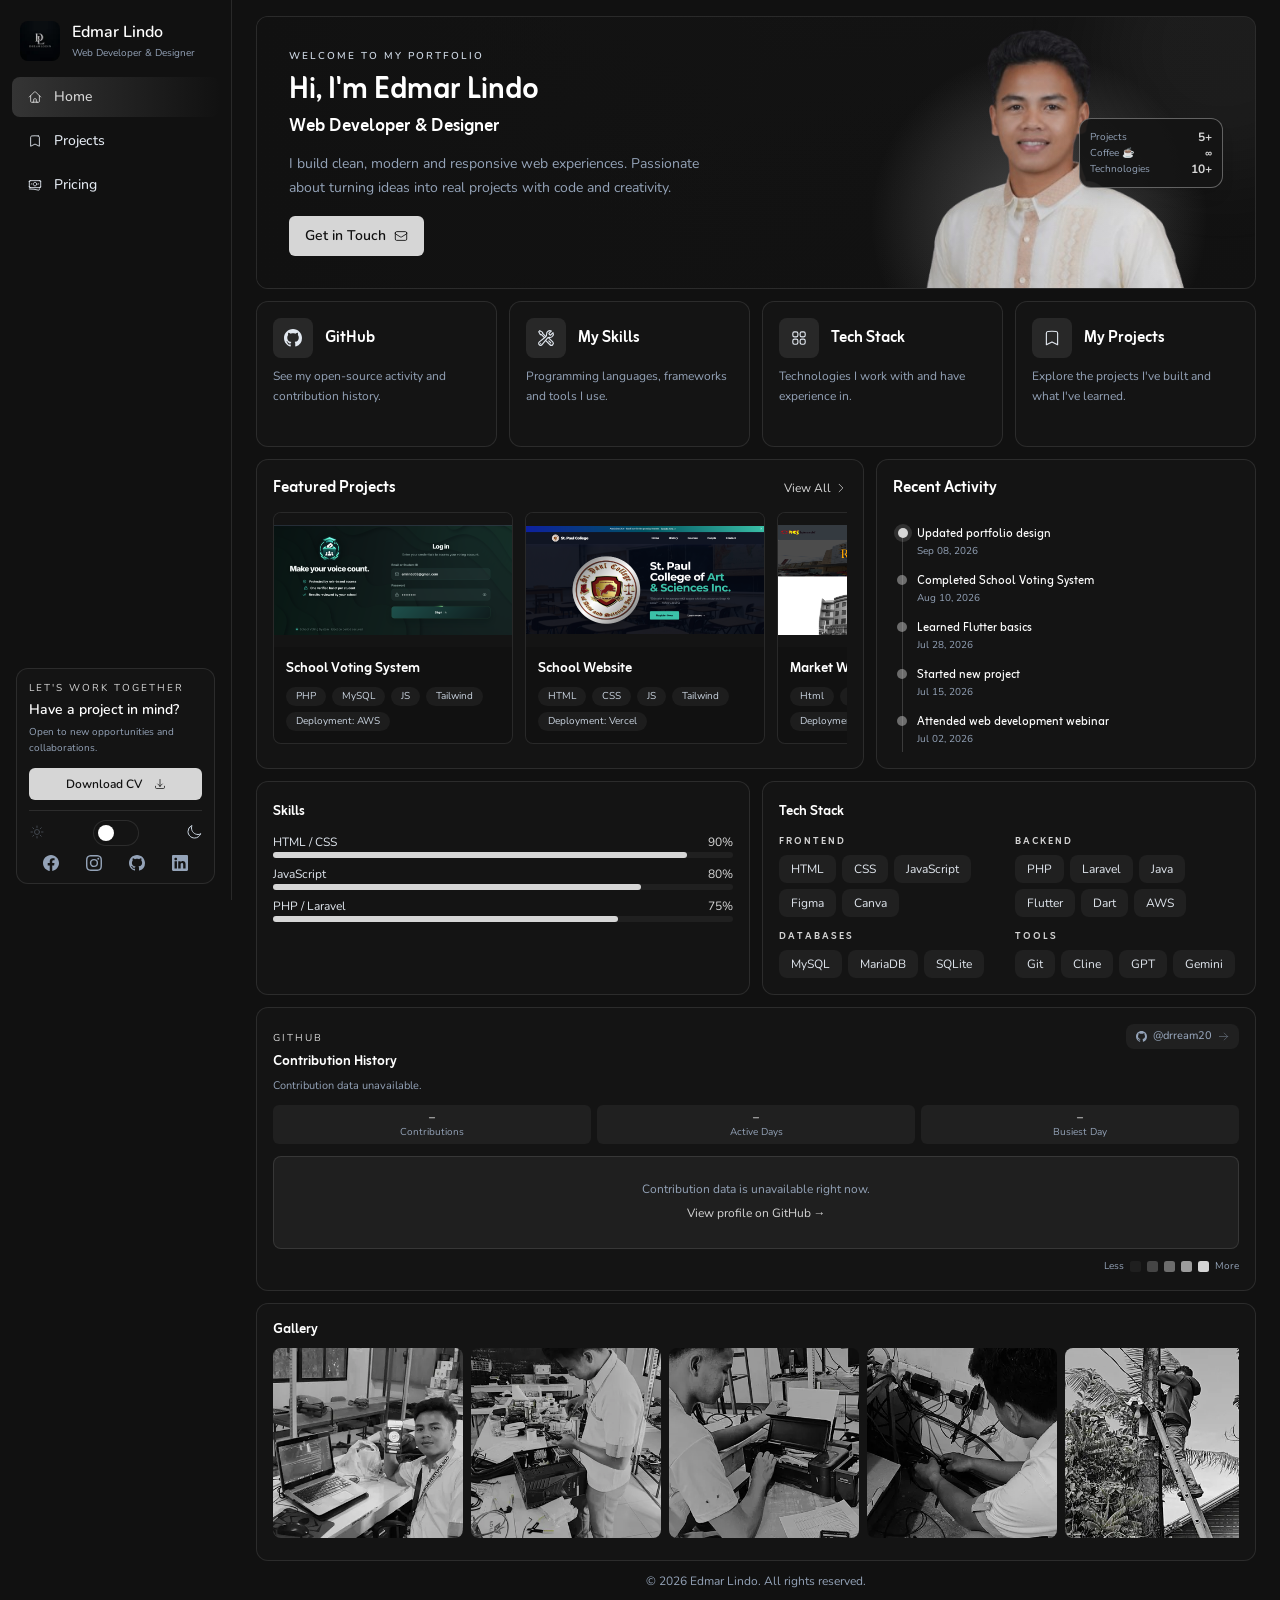
<file: index.html>
<!doctype html>
<html lang="en">
  <head>
    <meta charset="UTF-8" />
    <meta name="viewport" content="width=device-width, initial-scale=1.0" />

    <title>Edmar Lindo | Portfolio</title>
    <meta
      name="description"
      content="Portfolio of Edmar Lindo — web developer & designer building clean, modern, responsive web experiences."
    />
    <meta name="theme-color" content="#111111" />
    <link rel="icon" href="favicon.svg" type="image/svg+xml" />

    <!-- Open Graph / Twitter — shown whenever the site is shared on social media -->
    <meta property="og:type" content="website" />
    <meta property="og:url" content="https://neocafe-pi.vercel.app/" />
    <meta property="og:title" content="Edmar Lindo | Web Developer & Designer" />
    <meta
      property="og:description"
      content="Portfolio of Edmar Lindo — web developer & designer building clean, modern, responsive web experiences."
    />
    <meta
      property="og:image"
      content="https://neocafe-pi.vercel.app/assets/profile.png"
    />
    <meta name="twitter:card" content="summary_large_image" />
    <meta name="twitter:title" content="Edmar Lindo | Web Developer & Designer" />
    <meta
      name="twitter:description"
      content="Portfolio of Edmar Lindo — web developer & designer building clean, modern, responsive web experiences."
    />
    <meta
      name="twitter:image"
      content="https://neocafe-pi.vercel.app/assets/profile.png"
    />

    <script>
      document.documentElement.classList.add("js");

      /* Brand intro -- flag it before the first paint so the splash covers the page
         instantly (never a flash of the un-animated site). Skipped for visitors who
         prefer reduced motion; the CSS watchdog releases the page if the partner
         script below ever fails to run. */
      try {
        if (!window.matchMedia("(prefers-reduced-motion: reduce)").matches) {
          document.documentElement.classList.add("brand-intro-active");
        }
      } catch (e) {
        document.documentElement.classList.add("brand-intro-active");
      }
    </script>

    <!-- Google Fonts: Zain (elegant headings) + Nunito (rounded body text) -->
    <link rel="preconnect" href="https://fonts.googleapis.com" />
    <link rel="preconnect" href="https://fonts.gstatic.com" crossorigin />
    <link
      href="https://fonts.googleapis.com/css2?family=Zain:ital,wght@0,300;0,400;0,700;0,800;1,400&family=Nunito:ital,wght@0,400;0,500;0,600;0,700;1,400&display=swap"
      rel="stylesheet"
    />

    <!-- Tailwind CSS (pre-compiled -- much faster than the dev CDN).
         Rebuild with:  npx tailwindcss -i css/input.css -o tailwind.css --minify -->
    <link rel="stylesheet" href="tailwind.css" />

    <style>
      html {
        scroll-behavior: smooth;
      }

      /* Anchors get a little breathing room below the top edge */
      [id] {
        scroll-margin-top: 16px;
      }

      :root {
        --ink: 17 17 17; /* #111111 - main background */
        --pine: 20 20 20; /* #1c1c1c - cards/surfaces */
        --leaf: 214 214 214; /* #d6d6d6 - subtle accent */
        --btntext: 17 17 17; /* #111111 - button text */

        --text: 245 245 243; /* #f5f5f3 - primary text */
        --muted: 155 155 155; /* #9b9b9b - secondary text */
        --border: 48 48 48; /* #303030 - borders */
      }

      html.light {
        --ink: 250 250 248; /* #fafaf8 - warm white background */
        --pine: 238 238 238; /* #eee eeb - soft gray surfaces */
        --leaf: 32 32 32; /* #202020 - dark accent */
        --btntext: 250 250 248; /* #fafaf8 - button text */

        --text: 20 20 20; /* #141414 - primary text */
        --muted: 105 105 105; /* #696969 - secondary text */
        --border: 215 215 210; /* #d7d7d2 - subtle borders */
      }

      body {
        background: rgb(var(--ink));
      }

      /* Elegant font pairing -- Zain for headings, Nunito for body */
      h1,
      h2,
      h3,
      h4,
      h5,
      h6,
      .font-display {
        font-family: "Zain", "Segoe UI", sans-serif;
      }

      /* ===== GitHub contribution heatmap ===== */
      .heatmap-scroll {
        overflow-x: auto;
        padding-bottom: 4px;
        scrollbar-width: thin;
        scrollbar-color: rgb(var(--leaf) / 0.35) transparent;
      }

      .heatmap-scroll::-webkit-scrollbar {
        width: 4px;
        height: 4px;
      }

      .heatmap-scroll::-webkit-scrollbar-track {
        background: transparent;
      }

      .heatmap-scroll::-webkit-scrollbar-thumb {
        background: rgb(var(--leaf) / 0.35);
        border-radius: 999px;
      }

      .gh-grid {
        display: grid;
        grid-auto-flow: column;
        grid-template-rows: repeat(7, 11px);
        grid-auto-columns: 11px;
        gap: 3px;
        width: max-content;
      }

      .gh-cell {
        width: 11px;
        height: 11px;
        border-radius: 2.5px;
        transition:
          transform 0.15s ease,
          box-shadow 0.15s ease;
      }

      .gh-cell:hover {
        transform: scale(1.25);
        box-shadow: 0 0 0 1px rgb(var(--leaf) / 0.5);
      }

      .gh-empty {
        background: transparent;
      }

      .gh-l0 {
        background: rgb(var(--leaf) / 0.06);
      }
      .gh-l1 {
        background: rgb(var(--leaf) / 0.25);
      }
      .gh-l2 {
        background: rgb(var(--leaf) / 0.45);
      }
      .gh-l3 {
        background: rgb(var(--leaf) / 0.7);
      }
      .gh-l4 {
        background: rgb(var(--leaf));
      }

      .gh-skel {
        background: rgb(var(--leaf) / 0.05);
        animation: ghPulse 1.5s ease-in-out infinite;
      }

      @keyframes ghPulse {
        0%,
        100% {
          opacity: 0.5;
        }
        50% {
          opacity: 1;
        }
      }

      .gh-months {
        position: relative;
        height: 14px;
        margin-bottom: 3px;
      }

      .gh-month {
        position: absolute;
        top: 0;
        font-size: 10px;
        line-height: 14px;
        color: rgb(var(--leaf) / 0.55);
        white-space: nowrap;
        user-select: none;
      }

      .gh-weekdays {
        display: grid;
        grid-template-rows: repeat(7, 11px);
        gap: 3px;
        padding-top: 17px;
      }

      .gh-weekdays span {
        font-size: 10px;
        line-height: 11px;
        color: rgb(var(--leaf) / 0.55);
        user-select: none;
      }

      /* ===== Recent Activity -- scrollable timeline ===== */
      .activity-scroll {
        max-height: 240px;
        overflow-y: auto;
        scrollbar-width: thin;
        scrollbar-color: rgb(var(--leaf) / 0.35) transparent;
      }

      .activity-scroll::-webkit-scrollbar {
        width: 4px;
      }

      .activity-scroll::-webkit-scrollbar-track {
        background: transparent;
      }

      .activity-scroll::-webkit-scrollbar-thumb {
        background: rgb(var(--leaf) / 0.35);
        border-radius: 999px;
      }

      /* ===== Featured Projects -- horizontally scrollable card row ===== */
      .projects-scroll {
        display: flex;
        gap: 12px; /* gap-3 */
        width: 100%;
        max-width: 100%;
        min-width: 0;
        overflow-x: auto;
        overflow-y: hidden;
        overscroll-behavior-x: contain;
        padding-bottom: 6px;
        scroll-snap-type: x mandatory;
        scrollbar-width: thin;
        scrollbar-color: rgb(var(--leaf) / 0.35) transparent;
      }

      .projects-scroll > * {
        flex: 0 0 auto;
        width: 240px;
        scroll-snap-align: start;
      }

      /* @media (min-width: 640px) {
        .projects-scroll > * {
          width: 260px;
        }
      } */

      .projects-scroll::-webkit-scrollbar {
        width: 4px;
        height: 4px;
      }

      .projects-scroll::-webkit-scrollbar-track {
        background: transparent;
      }

      .projects-scroll::-webkit-scrollbar-thumb {
        background: rgb(var(--leaf) / 0.35);
        border-radius: 999px;
      }

      /* @media (prefers-reduced-motion: reduce) {
        .projects-scroll {
          scroll-snap-type: none;
        }
      } */

      /* ===== Gallery -- horizontally scrollable image row ===== */
      .gallery-scroll {
        display: flex;
        gap: 8px; /* gap-2 */
        width: 100%;
        max-width: 100%;
        min-width: 0;
        overflow-x: auto;
        overflow-y: hidden;
        overscroll-behavior-x: contain;
        padding-bottom: 6px;
        scroll-snap-type: x mandatory;
        scrollbar-width: thin;
        scrollbar-color: rgb(var(--leaf) / 0.35) transparent;
      }

      .gallery-scroll > * {
        flex: 0 0 auto;
        width: 150px;
        scroll-snap-align: start;
      }

      @media (min-width: 640px) {
        .gallery-scroll > * {
          width: 190px;
        }
      }

      .gallery-scroll::-webkit-scrollbar {
        width: 4px;
        height: 4px;
      }

      .gallery-scroll::-webkit-scrollbar-track {
        background: transparent;
      }

      .gallery-scroll::-webkit-scrollbar-thumb {
        background: rgb(var(--leaf) / 0.35);
        border-radius: 999px;
      }

      /* @media (prefers-reduced-motion: reduce) {
        .gallery-scroll {
          scroll-snap-type: none;
        }
      } */

      /* ===== Interactive tilt cards (Featured Projects) =====
         Cards follow the pointer in 3D (rotateX / rotateY) with a soft leaf
         glare underneath. JS feeds --rx / --ry / --gx / --gy; touch screens
         and reduced-motion users get a plain static card. */
      .tilt-card {
        position: relative;
        transform: perspective(900px) rotateX(var(--rx, 0deg)) rotateY(var(--ry, 0deg));
        will-change: transform;
      }

      .tilt-card.tilt-live {
        transition: transform 0.12s ease-out;
      }

      .tilt-card.tilt-settle {
        transition: transform 0.45s cubic-bezier(0.22, 1, 0.36, 1);
      }

      .tilt-card::after {
        content: "";
        position: absolute;
        inset: 0;
        border-radius: inherit;
        background: radial-gradient(
          circle at var(--gx, 50%) var(--gy, 50%),
          rgb(var(--leaf) / 0.14),
          transparent 65%
        );
        opacity: 0;
        transition: opacity 0.3s ease-out;
        pointer-events: none;
      }

      .tilt-card.tilt-active::after,
      .tilt-card:focus-within::after {
        opacity: 1;
      }

      /* @media (prefers-reduced-motion: reduce) {
        .tilt-card {
          transform: none;
          transition: none;
        }

        .tilt-card::after {
          opacity: 0;
          transition: none;
        }
      } */

      /* ===== Gallery -- slow cinematic zoom + caption that slides up ===== */
      .gallery-scroll img {
        will-change: transform;
        transition: transform 600ms cubic-bezier(0.22, 1, 0.36, 1);
      }

      .gallery-scroll figure:hover img,
      .gallery-scroll figure:focus-within img {
        transform: scale(1.07);
      }

      .gallery-cap {
        position: absolute;
        left: 0;
        right: 0;
        bottom: 0;
        height: 25%;
        background: linear-gradient(
          to top,
          rgb(0 0 0 / 0.7),
          rgb(0 0 0 / 0.3)
        );
        opacity: 0;
        transform: translateY(100%);
        transition:
          opacity 300ms ease-out,
          transform 300ms cubic-bezier(0.22, 1, 0.36, 1);
        pointer-events: none;
      }

      .gallery-scroll figure:hover .gallery-cap,
      .gallery-scroll figure:focus-within .gallery-cap {
        opacity: 1;
        transform: translateY(0);
      }

      .gallery-label {
        opacity: 0;
        transform: translateY(4px);
        transition:
          opacity 300ms ease-out,
          transform 300ms ease-out;
        transition-delay: 140ms;
      }

      .gallery-scroll figure:hover .gallery-label,
      .gallery-scroll figure:focus-within .gallery-label {
        opacity: 1;
        transform: none;
      }
/* 
      @media (prefers-reduced-motion: reduce) {
        .gallery-scroll img {
          transform: none;
          transition: none;
        }

        .gallery-cap {
          opacity: 1;
          transform: none;
          transition: none;
        }

        .gallery-label {
          opacity: 1;
          transform: none;
          transition: none;
        }
      } */

      /* Items fade in once as they enter the viewport / scroll area */
      html.js .activity-item {
        opacity: 0;
        transform: translateY(8px);
        transition:
          opacity 0.45s ease,
          transform 0.45s ease;
        transition-delay: var(--rd, 0ms);
      }

      html.js .activity-item.in-view {
        opacity: 1;
        transform: translateY(0);
      }

      /* @media (prefers-reduced-motion: reduce) {
        html.js .activity-item {
          opacity: 1;
          transform: none;
          transition: none;
        }
      } */

      /* ===== Entrance animation -- plays once on initial page load ===== */
      html.js .load-item {
        opacity: 0;
      }

      html.load-ready .load-item {
        animation: riseIn 0.6s cubic-bezier(0.22, 1, 0.36, 1) both;
        animation-delay: calc(var(--d, 0) * 1.5ms);
      }

      @keyframes riseIn {
        from {
          opacity: 0;
          transform: translateY(12px);
        }
        to {
          opacity: 1;
          transform: translateY(0);
        }
      }

      /* Sidebar -- subtle fade + slide from the left, desktop only so the
           mobile drawer transform (-translate-x-full) is never affected */
      @media (min-width: 1024px) {
        html.js #sidebar {
          opacity: 0;
        }

        html.load-ready #sidebar {
          animation: slideInLeft 1.6s cubic-bezier(0.22, 1, 0.36, 1) both;
        }
      }

      @keyframes slideInLeft {
        from {
          opacity: 0;
          transform: translateX(-14px);
        }
        to {
          opacity: 1;
          transform: translateX(0);
        }
      }

      /* Accessibility -- show everything instantly for reduced motion */
      /* @media (prefers-reduced-motion: reduce) {
        html.js .load-item,
        html.js #sidebar {
          opacity: 1;
        }

        html.load-ready .load-item,
        html.load-ready #sidebar {
          animation: none;
        }
      } */

      /* ===== Brand intro -- the sidebar logo travels in from a full-screen splash =====
         Rendered only for JS visitors (html.js) and removed from the DOM once the
         transition ends. Everything here is transform/opacity, so the travel never
         triggers layout. Custom styles stay inline per the repo convention (see
         css/input.css) -- nothing to rebuild in Tailwind. */
      .brand-intro {
        display: none;
      }

      html.js.brand-intro-active .brand-intro {
        display: flex;
        position: fixed;
        inset: 0;
        z-index: 100;
        align-items: center;
        justify-content: center;
        background: rgb(var(--ink)); /* opaque cover -- no flash of the site */
        overscroll-behavior: none;
        opacity: 1;
        transition: opacity 280ms cubic-bezier(0.22, 1, 0.36, 1);
        /* Safety net: if the intro script dies mid-flight, the cover still gets out
           of the way instead of trapping the visitor behind it. */
        animation: brandIntroWatchdog 0s linear 6s both;
      }

      html.js.brand-intro-revealing .brand-intro {
        opacity: 0;
      }

      @keyframes brandIntroWatchdog {
        to {
          visibility: hidden;
        }
      }

      /* Scroll lock. The site's scrollbar is 6px wide (see ::-webkit-scrollbar), so
         --sbw -- measured in JS -- stops the page shifting sideways when it goes. */
      html.brand-intro-lock {
        overflow: hidden;
        padding-right: var(--sbw, 0px);
      }

      .brand-intro-stage {
        display: flex;
        align-items: center;
        justify-content: center;
      }

      /* One transform layer per axis: X and Y ease slightly differently, so the logo
         follows a natural curve instead of a straight line. Identity "from" states
         below keep both transitions function-matched and cheap to interpolate. */
      .brand-intro-axis {
        transform: translate3d(0, 0, 0);
      }

      .brand-intro-scale {
        transform: scale(1);
      }

      .brand-intro-travel #biX {
        transform: translate3d(var(--brand-dx, 0), 0, 0);
        transition: transform 720ms cubic-bezier(0.22, 1, 0.36, 1);
      }

      .brand-intro-travel #biY {
        transform: translate3d(0, var(--brand-dy, 0), 0);
        transition: transform 820ms cubic-bezier(0.45, 0.05, 0.55, 0.95);
      }

      .brand-intro-travel #biScale {
        transform: scale(var(--brand-s, 1));
        transition: transform 760ms cubic-bezier(0.22, 1, 0.36, 1);
      }

      .brand-intro-travel .brand-intro-axis,
      .brand-intro-travel .brand-intro-scale {
        will-change: transform;
      }

      /* The splash badge is a clone of the sidebar badge: 8px radius on a 40px tile
         is 20%, so the two stay identical in shape while it scales. */
      .brand-intro-badge {
        border-radius: 20%;
      }

      /* Splash animation -- mirrors the site's own riseIn motion language */
      html.js.brand-intro-active .brand-intro-badge {
        animation: brandIntroIn 700ms cubic-bezier(0.22, 1, 0.36, 1) both;
      }

      @keyframes brandIntroIn {
        from {
          opacity: 0;
          transform: translateY(12px) scale(0.96);
        }
        to {
          opacity: 1;
          transform: translateY(0) scale(1);
        }
      }

      /* @media (prefers-reduced-motion: reduce) {
        html.js.brand-intro-active .brand-intro {
          display: none;
        }
      } */

      /* Stats card -- CSS-only smooth floating bob. Two chained animations:
         riseIn runs once (staggered entrance, reusing the site's own keyframes),
         then statsFloat glides forever -- both delayed so the float starts at
         the exact instant the entrance settles at translateY(0), no jump. */
      #stats-card {
        animation: riseIn 0.6s cubic-bezier(0.22, 1, 0.36, 1) both,
          statsFloat 6.8s ease-in-out infinite;
        animation-delay: calc(var(--d, 0) * 1ms),
          calc(var(--d, 0) * 1ms + 700ms);
        will-change: transform;
        
      }

      /* Gentle leaf-like bob -- ease-in-out gives zero velocity at the top and
         bottom, so the card glides smoothly instead of jerking */
      @keyframes statsFloat {
  0%,
  100% {
    transform: translateY(0);
  }

  50% {
    transform: translateY(-10px);
  }
}

.stats {
  animation: statsFloat 3.5s ease-in-out infinite;
  will-change: transform;
}

      /* Hide scrollbar *
      ::-webkit-scrollbar {
        width: 6px;
      }

      ::-webkit-scrollbar-track {
        background: rgb(var(--ink));
      }

      ::-webkit-scrollbar-thumb {
        background: rgb(var(--leaf));
        border-radius: 999px;
      }

      .glass {
        background: rgb(var(--ink) / 0.82);
        backdrop-filter: blur(14px);
        -webkit-backdrop-filter: blur(14px);
      }

      .card-border {
        border: 1px solid rgb(var(--leaf) / 0.12);
      }

      .leaf-text {
        color: rgb(var(--leaf));
      }

      /* Hero profile glow -- gradient panel behind the background image */
      .hero-profile-glow {
        background: radial-gradient(
          closest-side,
          rgb(var(--leaf) / 0.3),
          rgb(var(--leaf) / 0.1) 55%,
          transparent 78%
        );
      }

      /* Light theme -- softer but still visible on the white background */
      html.light .hero-profile-glow {
        background: radial-gradient(
          closest-side,
          rgb(var(--leaf) / 0.16),
          rgb(var(--leaf) / 0.06) 55%,
          transparent 78%
        );
      }

      /* Tablet (iPad / Surface Pro 7) -- pull the profile image slightly toward
         the center; the right side stays dominant. 768-1023.98px covers iPad
         (768-834 portrait) and Surface Pro 7 (912 portrait); below stays on the
         mobile -right-[150px] bleed, at lg+ the lg:right-0 utility applies. */
      @media (min-width: 768px) and (max-width: 1023.98px) {
        #home .hero-profile-glow {
          right: 3%;
        }
        .stat-card{
          right: 3%;
        }

      }

      .sidebar-link.active {
        background: linear-gradient(
          90deg,
          rgb(var(--leaf) / 0.18),
          rgb(var(--pine) / 0.08)
        );
        color: rgb(var(--leaf));
      }

      .sidebar-link:hover {
        background: rgb(var(--leaf) / 0.08);
        color: rgb(var(--leaf));
      }

      .mobile-overlay {
        background: rgb(var(--ink) / 0.65);
        backdrop-filter: blur(2px);
      }

      /* ===== Tech Stack pills -- soft hover lift (scale + glow) =====
         --leaf is near-white in dark mode (214 214 214) and near-black in light
         (32 32 32), so the glow flips itself when the theme toggles. */
      .stack-chip {
        transition:
          transform 300ms ease,
          box-shadow 300ms ease;
      }

      .stack-chip:hover {
        cursor: pointer;
        position: relative;
        z-index: 1; /* keeps the enlarged pill above its neighbours */
        transform: scale(1.05);
        box-shadow: 0 6px 9px rgb(var(--leaf) / 0.25);
      }


      /* Light theme -- neutral utilities that don't follow the tokens */
      html.light body {
        color: #334155;
      }

      html.light [class~="text-white"] {
        color: #1f2937;
      }
      html.light [class~="text-slate-200"] {
        color: #334155;
      }
      html.light [class~="text-slate-300"] {
        color: #475569;
      }
      html.light [class~="text-slate-400"] {
        color: #6b7280;
      }
      html.light [class~="text-slate-500"] {
        color: #71717a;
      }
      html.light [class~="text-slate-600"] {
        color: #4b5563;
      }
      html.light [class~="border-white/10"] {
        border-color: rgba(31, 41, 55, 0.12);
      }
      html.light [class~="bg-white/5"] {
        background-color: rgba(31, 41, 55, 0.055);
      }
      html.light #toggleCircle {
        background: #2b2b2b;
      }

      /* Theme toggle -- dim the inactive mode's icon (sun emphasized in light, moon in dark) */
      html:not(.light) #themeIconSun {
        opacity: 0.35;
      }
      html.light #themeIconMoon {
        opacity: 0.35;
      }
      html.light [class~="hover:bg-leaf"]:hover {
        background: rgb(var(--leaf) / 0.12);
      }

      /* Heroicons sprite: minimalist clean stroke icons */
      .hi {
        display: inline-block;
        width: 1em;
        height: 1em;
        vertical-align: -0.125em;
        flex-shrink: 0;
      }

      /* ===== Accessibility hardening ===== */
      /* Keyboard focus ring */
      a:focus-visible,
      button:focus-visible,
      [tabindex]:focus-visible {
        outline: 2px solid rgb(var(--leaf));
        outline-offset: 2px;
      }

      /* Skip link -- hidden until focused */
      .skip-link {
        position: absolute;
        left: 12px;
        top: 12px;
        transform: translateY(-150%);
        background: rgb(var(--ink));
        color: rgb(var(--leaf));
        padding: 9px 16px;
        border-radius: 8px;
        font-size: 12px;
        font-weight: 700;
        z-index: 999;
      }
      .skip-link:focus {
        transform: translateY(0);
      }

      .gallery-scroll figure:focus-visible {
        outline: 2px solid rgb(var(--leaf));
        outline-offset: 2px;
      }

      /* Reduced motion -- stop the infinite stats-card float */
      @media (prefers-reduced-motion: reduce) {
        #stats-card,
        .stats {
          animation: none;
          will-change: auto;
        }
      }

    </style>
    <script type="application/ld+json">
      {
        "@context": "https://schema.org",
        "@type": "Person",
        "name": "Edmar Lindo",
        "jobTitle": "Web Developer & Designer",
        "url": "https://neocafe-pi.vercel.app/",
        "sameAs": [
          "https://www.facebook.com/edmarlindo",
          "https://www.instagram.com/edmarlindo",
          "https://www.github.com/drream20"
        ]
      }
    </script>
  </head>

  <body class="text-slate-200 font-sans">
    <a href="#main" class="skip-link">Skip to content</a>

    <!-- BRAND INTRO -- the sidebar logo travels from the splash screen into place -->
    <div id="brandIntro" class="brand-intro" aria-hidden="true">
      <div class="brand-intro-stage">
        <div id="biX" class="brand-intro-axis">
          <div id="biY" class="brand-intro-axis">
            <div id="biScale" class="brand-intro-scale"></div>
          </div>
        </div>
      </div>
    </div>
    <!-- HEROICONS SPRITE (minimalist clean stroke icons) -->
    <svg
      xmlns="http://www.w3.org/2000/svg"
      style="display: none"
      aria-hidden="true"
    >
      <symbol
        id="hi-home"
        viewBox="0 0 24 24"
        fill="none"
        stroke="currentColor"
        stroke-width="1.5"
      >
        <path
          stroke-linecap="round"
          stroke-linejoin="round"
          d="m2.25 12 8.954-8.955c.44-.439 1.152-.439 1.591 0L21.75 12M4.5 9.75v10.125c0 .621.504 1.125 1.125 1.125H9.75v-4.875c0-.621.504-1.125 1.125-1.125h2.25c.621 0 1.125.504 1.125 1.125V21h4.125c.621 0 1.125-.504 1.125-1.125V9.75M8.25 21h8.25"
        />
      </symbol>
      <symbol
        id="hi-user-circle"
        viewBox="0 0 24 24"
        fill="none"
        stroke="currentColor"
        stroke-width="1.5"
      >
        <path
          stroke-linecap="round"
          stroke-linejoin="round"
          d="M17.982 18.725A7.488 7.488 0 0 0 12 15.75a7.488 7.488 0 0 0-5.982 2.975m11.963 0a9 9 0 1 0-11.963 0m11.963 0A8.966 8.966 0 0 1 12 21a8.966 8.966 0 0 1-5.982-2.275M15 9.75a3 3 0 1 1-6 0 3 3 0 0 1 6 0Z"
        />
      </symbol>
      <symbol
        id="hi-identification"
        viewBox="0 0 24 24"
        fill="none"
        stroke="currentColor"
        stroke-width="1.5"
      >
        <path
          stroke-linecap="round"
          stroke-linejoin="round"
          d="M15 9h3.75M15 12h3.75M15 15h3.75M4.5 19.5h15a2.25 2.25 0 0 0 2.25-2.25V6.75A2.25 2.25 0 0 0 19.5 4.5h-15a2.25 2.25 0 0 0-2.25 2.25v10.5A2.25 2.25 0 0 0 4.5 19.5Zm6-10.125a1.875 1.875 0 1 1-3.75 0 1.875 1.875 0 0 1 3.75 0Zm1.294 6.336a6.721 6.721 0 0 1-3.17.789 6.721 6.721 0 0 1-3.168-.789 3.376 3.376 0 0 1 6.338 0Z"
        />
      </symbol>
      <symbol
        id="hi-wrench-screwdriver"
        viewBox="0 0 24 24"
        fill="none"
        stroke="currentColor"
        stroke-width="1.5"
      >
        <path
          stroke-linecap="round"
          stroke-linejoin="round"
          d="M11.42 15.17 17.25 21A2.652 2.652 0 0 0 21 17.25l-5.877-5.877M11.42 15.17l2.496-3.03c.317-.384.74-.626 1.208-.766M11.42 15.17l-4.655 5.653a2.548 2.548 0 1 1-3.586-3.586l6.837-5.63m5.108-.233c.55-.164 1.163-.188 1.743-.14a4.5 4.5 0 0 0 4.486-6.336l-3.276 3.277a3.004 3.004 0 0 1-2.25-2.25l3.276-3.276a4.5 4.5 0 0 0-6.336 4.486c.091 1.076-.071 2.264-.904 2.95l-.102.085m-1.745 1.437L5.909 7.5H4.5L2.25 3.75l1.5-1.5L7.5 4.5v1.409l4.26 4.26m-1.745 1.437 1.745-1.437m6.615 8.206L15.75 15.75M4.867 19.125h.008v.008h-.008v-.008Z"
        />
      </symbol>
      <symbol
        id="hi-server-stack"
        viewBox="0 0 24 24"
        fill="none"
        stroke="currentColor"
        stroke-width="1.5"
      >
        <path
          stroke-linecap="round"
          stroke-linejoin="round"
          d="M5.25 14.25h13.5m-13.5 0a3 3 0 0 1-3-3m3 3a3 3 0 1 0 0 6h13.5a3 3 0 1 0 0-6m-16.5-3a3 3 0 0 1 3-3h13.5a3 3 0 0 1 3 3m-19.5 0a4.5 4.5 0 0 1 .9-2.7L5.737 5.1a3.375 3.375 0 0 1 2.7-1.35h7.126c1.062 0 2.062.5 2.7 1.35l2.587 3.45a4.5 4.5 0 0 1 .9 2.7m0 0a3 3 0 0 1-3 3m0 3h.008v.008h-.008v-.008Zm0-6h.008v.008h-.008v-.008Zm-3 6h.008v.008h-.008v-.008Zm0-6h.008v.008h-.008v-.008Z"
        />
      </symbol>
      <symbol
        id="hi-squares-2x2"
        viewBox="0 0 24 24"
        fill="none"
        stroke="currentColor"
        stroke-width="1.5"
      >
        <path
          stroke-linecap="round"
          stroke-linejoin="round"
          d="M3.75 6A2.25 2.25 0 0 1 6 3.75h2.25A2.25 2.25 0 0 1 10.5 6v2.25a2.25 2.25 0 0 1-2.25 2.25H6a2.25 2.25 0 0 1-2.25-2.25V6ZM3.75 15.75A2.25 2.25 0 0 1 6 13.5h2.25a2.25 2.25 0 0 1 2.25 2.25V18a2.25 2.25 0 0 1-2.25 2.25H6A2.25 2.25 0 0 1 3.75 18v-2.25ZM13.5 6a2.25 2.25 0 0 1 2.25-2.25H18A2.25 2.25 0 0 1 20.25 6v2.25A2.25 2.25 0 0 1 18 10.5h-2.25a2.25 2.25 0 0 1-2.25-2.25V6ZM13.5 15.75a2.25 2.25 0 0 1 2.25-2.25H18a2.25 2.25 0 0 1 2.25 2.25V18A2.25 2.25 0 0 1 18 20.25h-2.25A2.25 2.25 0 0 1 13.5 18v-2.25Z"
        />
      </symbol>
      <symbol
        id="hi-folder"
        viewBox="0 0 24 24"
        fill="none"
        stroke="currentColor"
        stroke-width="1.5"
      >
        <path
          stroke-linecap="round"
          stroke-linejoin="round"
          d="M2.25 12.75V12A2.25 2.25 0 0 1 4.5 9.75h15A2.25 2.25 0 0 1 21.75 12v.75m-8.69-6.44-2.12-2.12a1.5 1.5 0 0 0-1.061-.44H4.5A2.25 2.25 0 0 0 2.25 6v12a2.25 2.25 0 0 0 2.25 2.25h15A2.25 2.25 0 0 0 21.75 18V9a2.25 2.25 0 0 0-2.25-2.25h-5.379a1.5 1.5 0 0 1-1.06-.44Z"
        />
      </symbol>
      <symbol
        id="hi-bookmark"
        viewBox="0 0 24 24"
        fill="none"
        stroke="currentColor"
        stroke-width="1.5"
      >
        <path
          stroke-linecap="round"
          stroke-linejoin="round"
          d="M17.593 3.322c1.1.128 1.907 1.077 1.907 2.185V21L12 17.25 4.5 21V5.507c0-1.108.806-2.057 1.907-2.185a48.507 48.507 0 0 1 11.186 0Z"
        />
      </symbol>
      <symbol
        id="hi-photo"
        viewBox="0 0 24 24"
        fill="none"
        stroke="currentColor"
        stroke-width="1.5"
      >
        <path
          stroke-linecap="round"
          stroke-linejoin="round"
          d="m2.25 15.75 5.159-5.159a2.25 2.25 0 0 1 3.182 0l5.159 5.159m-1.5-1.5 1.409-1.409a2.25 2.25 0 0 1 3.182 0l2.909 2.909m-18 3.75h16.5a1.5 1.5 0 0 0 1.5-1.5V6a1.5 1.5 0 0 0-1.5-1.5H3.75A1.5 1.5 0 0 0 2.25 6v12a1.5 1.5 0 0 0 1.5 1.5Zm10.5-11.25h.008v.008h-.008V8.25Zm.375 0a.375.375 0 1 1-.75 0 .375.375 0 0 1 .75 0Z"
        />
      </symbol>
      <symbol
        id="hi-clock"
        viewBox="0 0 24 24"
        fill="none"
        stroke="currentColor"
        stroke-width="1.5"
      >
        <path
          stroke-linecap="round"
          stroke-linejoin="round"
          d="M12 6v6h4.5m4.5 0a9 9 0 1 1-18 0 9 9 0 0 1 18 0Z"
        />
      </symbol>
      <symbol
        id="hi-envelope"
        viewBox="0 0 24 24"
        fill="none"
        stroke="currentColor"
        stroke-width="1.5"
      >
        <path
          stroke-linecap="round"
          stroke-linejoin="round"
          d="M21.75 6.75v10.5a2.25 2.25 0 0 1-2.25 2.25h-15a2.25 2.25 0 0 1-2.25-2.25V6.75m19.5 0A2.25 2.25 0 0 0 19.5 4.5h-15a2.25 2.25 0 0 0-2.25 2.25m19.5 0v.243a2.25 2.25 0 0 1-1.07 1.916l-7.5 4.615a2.25 2.25 0 0 1-2.36 0L3.32 8.91a2.25 2.25 0 0 1-1.07-1.916V6.75"
        />
      </symbol>
      <symbol
        id="hi-bars-3"
        viewBox="0 0 24 24"
        fill="none"
        stroke="currentColor"
        stroke-width="1.5"
      >
        <path
          stroke-linecap="round"
          stroke-linejoin="round"
          d="M3.75 6.75h16.5M3.75 12h16.5m-16.5 5.25h16.5"
        />
      </symbol>
      <symbol
        id="hi-sun"
        viewBox="0 0 24 24"
        fill="none"
        stroke="currentColor"
        stroke-width="1.5"
      >
        <path
          stroke-linecap="round"
          stroke-linejoin="round"
          d="M12 3v2.25m6.364.386-1.591 1.591M21 12h-2.25m-.386 6.364-1.591-1.591M12 18.75V21m-4.773-4.227-1.591 1.591M5.25 12H3m4.227-4.773L5.636 5.636M15.75 12a3.75 3.75 0 1 1-7.5 0 3.75 3.75 0 0 1 7.5 0Z"
        />
      </symbol>
      <symbol
        id="hi-moon"
        viewBox="0 0 24 24"
        fill="none"
        stroke="currentColor"
        stroke-width="1.5"
      >
        <path
          stroke-linecap="round"
          stroke-linejoin="round"
          d="M21.752 15.002A9.72 9.72 0 0 1 18 15.75c-5.385 0-9.75-4.365-9.75-9.75 0-1.33.266-2.597.748-3.752A9.753 9.753 0 0 0 3 11.25C3 16.635 7.365 21 12.75 21a9.753 9.753 0 0 0 9.002-5.998Z"
        />
      </symbol>
      <symbol
        id="hi-arrow-right"
        viewBox="0 0 24 24"
        fill="none"
        stroke="currentColor"
        stroke-width="1.5"
      >
        <path
          stroke-linecap="round"
          stroke-linejoin="round"
          d="M13.5 4.5 21 12m0 0-7.5 7.5M21 12H3"
        />
      </symbol>
      <symbol
        id="hi-chevron-right"
        viewBox="0 0 24 24"
        fill="none"
        stroke="currentColor"
        stroke-width="1.5"
      >
        <path
          stroke-linecap="round"
          stroke-linejoin="round"
          d="m8.25 4.5 7.5 7.5-7.5 7.5"
        />
      </symbol>
      <symbol
        id="hi-arrow-down-tray"
        viewBox="0 0 24 24"
        fill="none"
        stroke="currentColor"
        stroke-width="1.5"
      >
        <path
          stroke-linecap="round"
          stroke-linejoin="round"
          d="M3 16.5v2.25A2.25 2.25 0 0 0 5.25 21h13.5A2.25 2.25 0 0 0 21 18.75V16.5M16.5 12 12 16.5m0 0L7.5 12m4.5 4.5V3"
        />
      </symbol>

      
<!-- Pricing / list marks (stroke, currentColor) -->
      <symbol
        id="hi-banknotes"
        viewBox="0 0 24 24"
        fill="none"
        stroke="currentColor"
        stroke-width="1.5"
      >
        <path
          stroke-linecap="round"
          stroke-linejoin="round"
          d="M2.25 18.75C7.71719 18.75 13.0136 19.4812 18.0468 20.8512C18.7738 21.0491 19.5 20.5086 19.5 19.7551V18.75M3.75 4.5V5.25C3.75 5.66421 3.41421 6 3 6H2.25M2.25 6V5.625C2.25 5.00368 2.75368 4.5 3.375 4.5H20.25M2.25 6V15M20.25 4.5V5.25C20.25 5.66421 20.5858 6 21 6H21.75M20.25 4.5H20.625C21.2463 4.5 21.75 5.00368 21.75 5.625V15.375C21.75 15.9963 21.2463 16.5 20.625 16.5H20.25M21.75 15H21C20.5858 15 20.25 15.3358 20.25 15.75V16.5M20.25 16.5H3.75M3.75 16.5H3.375C2.75368 16.5 2.25 15.9963 2.25 15.375V15M3.75 16.5V15.75C3.75 15.3358 3.41421 15 3 15H2.25M15 10.5C15 12.1569 13.6569 13.5 12 13.5C10.3431 13.5 9 12.1569 9 10.5C9 8.84315 10.3431 7.5 12 7.5C13.6569 7.5 15 8.84315 15 10.5ZM18 10.5H18.0075V10.5075H18V10.5ZM6 10.5H6.0075V10.5075H6V10.5Z"
        />
      </symbol>

      <symbol
        id="hi-check"
        viewBox="0 0 24 24"
        fill="none"
        stroke="currentColor"
        stroke-width="1.5"
      >
        <path
          stroke-linecap="round"
          stroke-linejoin="round"
          d="M4.5 12.75L10.5 18.75L19.5 5.25"
        />
      </symbol>
<!-- Brand social marks (filled, currentColor) -->
      <symbol id="hi-fb" viewBox="0 0 16 16" fill="currentColor">
        <path
          d="M16 8.049c0-4.446-3.582-8.05-8-8.05C3.58 0-.002 3.603-.002 8.05c0 4.017 2.926 7.347 6.75 7.951v-5.625h-2.03V8.05H6.75V6.275c0-2.017 1.195-3.131 3.022-3.131.876 0 1.791.157 1.791.157v1.98h-1.009c-.993 0-1.303.621-1.303 1.258v1.51h2.218l-.354 2.326H9.25V16c3.824-.604 6.75-3.934 6.75-7.951"
        />
      </symbol>
      <symbol id="hi-ig" viewBox="0 0 16 16" fill="currentColor">
        <path
          d="M8 0C5.829 0 5.556.01 4.703.048 3.85.088 3.269.222 2.76.42a3.9 3.9 0 0 0-1.417.923A3.9 3.9 0 0 0 .42 2.76C.222 3.268.087 3.85.048 4.7.01 5.555 0 5.827 0 8.001c0 2.172.01 2.444.048 3.297.04.852.174 1.433.372 1.942.205.526.478.972.923 1.417.444.445.89.719 1.416.923.51.198 1.09.333 1.942.372C5.555 15.99 5.827 16 8 16s2.444-.01 3.298-.048c.851-.04 1.434-.174 1.943-.372a3.9 3.9 0 0 0 1.416-.923c.445-.445.718-.891.923-1.417.197-.509.332-1.09.372-1.942C15.99 10.445 16 10.173 16 8s-.01-2.445-.048-3.299c-.04-.851-.175-1.433-.372-1.941a3.9 3.9 0 0 0-.923-1.417A3.9 3.9 0 0 0 13.24.42c-.51-.198-1.092-.333-1.943-.372C10.443.01 10.172 0 7.998 0zm-.717 1.442h.718c2.136 0 2.389.007 3.232.046.78.035 1.204.166 1.486.275.373.145.64.319.92.599s.453.546.598.92c.11.281.24.705.275 1.485.039.843.047 1.096.047 3.231s-.008 2.389-.047 3.232c-.035.78-.166 1.203-.275 1.485a2.5 2.5 0 0 1-.599.919c-.28.28-.546.453-.92.598-.28.11-.704.24-1.485.276-.843.038-1.096.047-3.232.047s-2.39-.009-3.233-.047c-.78-.036-1.203-.166-1.485-.276a2.5 2.5 0 0 1-.92-.598 2.5 2.5 0 0 1-.6-.92c-.109-.281-.24-.705-.275-1.485-.038-.843-.046-1.096-.046-3.233s.008-2.388.046-3.231c.036-.78.166-1.204.276-1.486.145-.373.319-.64.599-.92s.546-.453.92-.598c.282-.11.705-.24 1.485-.276.738-.034 1.024-.044 2.515-.045zm4.988 1.328a.96.96 0 1 0 0 1.92.96.96 0 0 0 0-1.92m-4.27 1.122a4.109 4.109 0 1 0 0 8.217 4.109 4.109 0 0 0 0-8.217m0 1.441a2.667 2.667 0 1 1 0 5.334 2.667 2.667 0 0 1 0-5.334"
        />
      </symbol>
      <symbol id="hi-github" viewBox="0 0 16 16" fill="currentColor">
        <path
          d="M8 0C3.58 0 0 3.58 0 8c0 3.54 2.29 6.53 5.47 7.59.4.07.55-.17.55-.38 0-.19-.01-.82-.01-1.49-2.01.37-2.53-.49-2.69-.94-.09-.23-.48-.94-.82-1.13-.28-.15-.68-.52-.01-.53.63-.01 1.08.58 1.23.82.72 1.21 1.87.87 2.33.66.07-.52.28-.87.51-1.07-1.78-.2-3.64-.89-3.64-3.95 0-.87.31-1.59.82-2.15-.08-.2-.36-1.02.08-2.12 0 0 .67-.21 2.2.82.64-.18 1.32-.27 2-.27s1.36.09 2 .27c1.53-1.04 2.2-.82 2.2-.82.44 1.1.16 1.92.08 2.12.51.56.82 1.27.82 2.15 0 3.07-1.87 3.75-3.65 3.95.29.25.54.73.54 1.48 0 1.07-.01 1.93-.01 2.2 0 .21.15.46.55.38A8.01 8.01 0 0 0 16 8c0-4.42-3.58-8-8-8"
        />
      </symbol>
      <symbol id="hi-linkedin" viewBox="0 0 16 16" fill="currentColor">
        <path
          d="M0 1.146C0 .513.526 0 1.175 0h13.65C15.474 0 16 .513 16 1.146v13.708c0 .633-.526 1.146-1.175 1.146H1.175C.526 16 0 15.487 0 14.854zm4.943 12.248V6.169H2.542v7.225zm-1.2-8.212c.837 0 1.358-.554 1.358-1.248-.015-.709-.52-1.248-1.342-1.248S2.4 3.226 2.4 3.934c0 .694.521 1.248 1.327 1.248zm4.908 8.212V9.359c0-.216.016-.432.08-.586.173-.431.568-.878 1.232-.878.869 0 1.216.662 1.216 1.634v3.865h2.401V9.25c0-2.22-1.184-3.252-2.764-3.252-1.274 0-1.845.7-2.165 1.193v.025h-.016l.016-.025V6.169h-2.4c.03.678 0 7.225 0 7.225z"
        />
      </symbol>
    </svg>

    <!-- MOBILE OVERLAY -->
    <div
      id="overlay"
      class="fixed inset-0 z-40 hidden mobile-overlay lg:hidden"
      onclick="closeSidebar()"
    ></div>

    <!-- SIDEBAR -->
    <aside
      id="sidebar"
      class="fixed top-0 left-0 z-50 h-screen w-[232px] border-r border-white/10 bg-ink transition-transform duration-300 -translate-x-full lg:translate-x-0 flex flex-col"
    >
      <!-- LOGO -->
      <div class="px-5 pt-5 pb-4">
        <div class="flex items-center gap-3">
          <!-- Logo -- single artwork for both themes: data-light mirrors data-dark -->
          <div
            class="logo flex h-10 w-10 shrink-0 items-center justify-center overflow-hidden rounded-lg bg-leaf text-lg font-black text-btntext"
          >
            <img
              id="sidebarLogo"
              src="sidebar-logo/dark.webp"
              alt="DreamLodin logo"
              class="h-full w-full object-cover"
              data-dark="sidebar-logo/dark.webp"
              data-light="sidebar-logo/dark.webp"
            />
          </div>
          <div>
            <p class="text-base font-semibold text-white">Edmar Lindo</p>

            <p class="mt-0.5 text-[10px] text-slate-400">
              Web Developer & Designer
            </p>
          </div>
        </div>
      </div>

      <!-- NAVIGATION -->
      <nav class="px-3 space-y-1">
        <a
          href="#home"
          class="sidebar-link active flex items-center gap-3 rounded-lg px-4 py-2.5 text-sm font-medium transition"
        >
          <!-- Home -->
          <svg class="hi h-5 w-5" aria-hidden="true">
            <use href="#hi-home" />
          </svg>
          Home
        </a>

        <a
          href="./projects/projects.html"
          class="sidebar-link flex items-center gap-3 rounded-lg px-4 py-2.5 text-sm font-medium transition"
        >
          <!-- Projects -->
          <svg class="hi h-5 w-5" aria-hidden="true">
            <use href="#hi-bookmark" />
          </svg>

          Projects
        </a>

        <a
          href="./pricing/pricing.html"
          class="sidebar-link flex items-center gap-3 rounded-lg px-4 py-2.5 text-sm font-medium transition"
        >
          <!-- Pricing -->
          <svg class="hi h-5 w-5" aria-hidden="true">
            <use href="#hi-banknotes" />
          </svg>

          Pricing
        </a>

      </nav>

      <!-- SIDEBAR BOTTOM -->
      <div class="mt-auto px-4 pb-4">

        <!-- Let's work together card -->
        <div id="contact" class="rounded-xl border border-white/10 bg-pine p-3">
          <p class="text-[10px] tracking-[0.2em] text-leaf">
            LET'S WORK TOGETHER
          </p>

          <p class="mt-1 text-sm font-semibold text-white">
            Have a project in mind?
          </p>

          <p class="mt-1 text-[10px] leading-4 text-slate-400">
            Open to new opportunities and collaborations.
          </p>

          <a
            href="cv/My_Updated_Resume_2026.pdf"
            download
            class="mb-2.5 flex items-center justify-center gap-3 mt-3 rounded-md bg-leaf px-2 py-2 text-xs font-semibold text-btntext w-full hover:bg-leaf/80 transition"
          >
            Download CV
            <svg class="hi h-4 w-4" aria-hidden="true">
              <use href="#hi-arrow-down-tray" />
            </svg>
          </a>

          <div class="mt-2.5 h-px border-t border-white/10"></div>

          <!-- Theme toggle (minimalist -- active mode's icon at full opacity) -->
          <div class="mt-2.5 flex items-center justify-between">
            <span id="themeIconSun" class="text-slate-400 transition-opacity">
              <svg class="hi h-4.5 w-4.5" aria-hidden="true">
                <use href="#hi-sun" />
              </svg>
            </span>

            <button
              onclick="toggleTheme()"
              aria-label="Toggle dark / light mode"
              class="relative h-6 w-11 rounded-full bg-pine ring-1 ring-white/10 transition hover:bg-leaf/20"
            >
              <span
                id="toggleCircle"
                class="absolute left-1 top-1 h-4 w-4 rounded-full bg-white shadow-sm transition"
              ></span>
            </button>

            <span id="themeIconMoon" class="text-slate-300 transition-opacity">
              <svg class="hi h-4.5 w-4.5" aria-hidden="true">
                <use href="#hi-moon" />
              </svg>
            </span>
          </div>

          <!-- Social icons -->
          <div class="mt-2.5 flex justify-between text-slate-400">
            <a
              href="https://www.facebook.com/edmarlindo" target="_blank" rel="noopener noreferrer"
              class="flex-1 flex items-center justify-center hover:text-leaf transition"
              title="Facebook"
            >
              <svg class="hi h-4.5 w-4.5" aria-hidden="true">
                <use href="#hi-fb" />
              </svg>
            </a>

            <a
              href="https://www.instagram.com/edmarlindo" target="_blank" rel="noopener noreferrer"
              class="flex-1 flex items-center justify-center hover:text-leaf transition"
              title="Instagram"
            >
              <svg class="hi h-4.5 w-4.5" aria-hidden="true">
                <use href="#hi-ig" />
              </svg>
            </a>

            <a
              href="https://www.github.com/drream20" target="_blank" rel="noopener noreferrer"
              class="flex-1 flex items-center justify-center hover:text-leaf transition"
              title="GitHub"
            >
              <svg class="hi h-4.5 w-4.5" aria-hidden="true">
                <use href="#hi-github" />
              </svg>
            </a>

            <!-- TODO: replace with your real LinkedIn profile URL -->
            <a
              href="https://www.linkedin.com/" target="_blank" rel="noopener noreferrer"
              class="flex-1 flex items-center justify-center hover:text-leaf transition"
              title="LinkedIn"
            >
              <svg class="hi h-4.5 w-4.5" aria-hidden="true">
                <use href="#hi-linkedin" />
              </svg>
            </a>
          </div>
        </div>
      </div>
    </aside>

    <!-- MOBILE BUTTON -->
    <button
      onclick="openSidebar()"
      aria-label="Open navigation menu" aria-expanded="false" aria-controls="sidebar"
      class="fixed right-4 top-4 z-30 flex h-10 w-10 items-center justify-center rounded-lg border border-white/10 bg-pine text-slate-200 lg:hidden"
    >
      <svg class="hi h-5 w-5" aria-hidden="true">
        <use href="#hi-bars-3" />
      </svg>
    </button>

    <main id="main" class="min-h-screen lg:ml-[232px]">
      <div class="mx-auto max-w-[1600px] px-4 py-3 lg:px-6 lg:py-4">
        <!-- HERO -->
        <section
          id="home"
          class="relative overflow-hidden rounded-xl border border-white/10 bg-gradient-to-br from-pine to-ink px-5 py-8 sm:p-6 lg:p-8"
        >
          <!-- Soft leaf glow -- top-right -->
          <div
            class="absolute -top-24 -right-24 h-64 w-64 rounded-full bg-leaf/5 blur-2xl pointer-events-none"
          ></div>

          <!-- Soft leaf glow -- bottom-left -->
          <div
            class="absolute -bottom-28 -left-28 h-64 w-64 rounded-full bg-leaf/3 blur-2xl pointer-events-none"
          ></div>

          <!-- Background profile image -->
          <div
            class="hero-profile-glow pointer-events-none absolute -right-[150px] top-3/4 -translate-y-1/2 rounded-3xl p-2 lg:right-0"
          >
            <img
              src="assets/profile.png"
              alt=""
              class="max-h-104 object-contain"
              onerror="this.style.display = 'none'"
            />
          </div>

          <!-- Background fade (left) -->
          <div
            class="pointer-events-none absolute inset-0 bg-gradient-to-r from-ink via-ink/20 to-transparent"
          ></div>

          <div class="relative grid grid-cols-[1fr_auto] items-end gap-9 sm:gap-6 lg:items-center lg:gap-8">
            <!-- Hero text -->
            <div>
              <p
                class="load-item text-[10px] font-semibold tracking-[0.2em] text-slate-300"
                style="--d: 380"
              >
                WELCOME TO MY PORTFOLIO
              </p>

              <h1
                class="load-item mt-2 text-2xl font-bold leading-tight text-white sm:text-3xl"
                style="--d: 420"
              >
                Hi, I'm <span class="leaf-text">Edmar Lindo</span>
              </h1>

              <h2
                class="load-item mt-1 text-base font-semibold text-white sm:text-lg"
                style="--d: 460"
              >
                Web Developer & Designer
              </h2>

              <p
                class="load-item mt-3 max-w-md text-sm leading-6 text-slate-400"
                style="--d: 500"
              >
                I build clean, modern and responsive web experiences. Passionate
                about turning ideas into real projects with code and creativity.
              </p>

              <!-- Buttons -->
              <div class="load-item mt-4 flex flex-wrap gap-3" style="--d: 540">
                <!-- TODO: replace hello@example.com with your real email -->
                <a
                  href="mailto:hello@example.com"
                  class="inline-flex items-center gap-2 rounded-md bg-leaf px-4 py-2.5 text-sm font-semibold text-btntext transition hover:bg-leaf/80"
                >
                  Get in Touch
                  <svg class="hi h-4 w-4" aria-hidden="true">
                    <use href="#hi-envelope" />
                  </svg>
                </a>
              </div>
            </div>

            <!-- Stats card -->
            <div
              id="stats-card"
              class="load-item w-32 rounded-xl border border-leaf/40 bg-pine/90 px-2.5 py-2.5 shadow-lg sm:w-36"
              style="--d: 580"
            >
              <div class="flex items-center justify-between gap-2">
                <span class="text-[10px] text-slate-400">Projects</span>
                <span class="text-xs font-bold text-leaf">5+</span>
              </div>

              <div class="flex items-center justify-between gap-2">
                <span class="text-[10px] text-slate-400">Coffee ☕</span>
                <span class="text-xs font-bold text-leaf">∞</span>
              </div>

              <div class="flex items-center justify-between gap-2">
                <span class="text-[10px] text-slate-400">Technologies</span>
                <span class="text-xs font-bold text-leaf">10+</span>
              </div>
            </div>
          </div>
        </section>
        <!-- SUMMARY CARDS -->
        <section class="mt-3 grid gap-3 sm:grid-cols-2 lg:grid-cols-4">
          <div
            id="github-card"
            class="load-item rounded-xl border border-white/10 bg-pine p-4"
            style="--d: 460"
          >
            <div class="flex items-center gap-3">
              <div
                class="flex h-10 w-10 shrink-0 items-center justify-center rounded-lg bg-leaf/10 text-lg"
              >
                <svg class="hi h-5 w-5" aria-hidden="true">
                  <use href="#hi-github" />
                </svg>
              </div>
              <h3 class="font-semibold text-white">GitHub</h3>
            </div>
            <p class="mt-2 text-xs leading-5 text-slate-400">
              See my open-source activity and contribution history.
            </p>
            <a
              href="#github"
              class="mt-3 inline-flex items-center gap-1.5 text-xs text-leaf"
            >
              <!-- View Activity
              <svg class="hi h-3 w-3" aria-hidden="true">
                <use href="#hi-chevron-right" />
              </svg> -->
            </a>
          </div>

          <div
            id="skills"
            class="load-item rounded-xl border border-white/10 bg-pine p-4"
            style="--d: 520"
          >
            <div class="flex items-center gap-3">
              <div
                class="flex h-10 w-10 shrink-0 items-center justify-center rounded-lg bg-leaf/10 text-lg"
              >
                <svg class="hi h-5 w-5" aria-hidden="true">
                  <use href="#hi-wrench-screwdriver" />
                </svg>
              </div>
              <h3 class="font-semibold text-white">My Skills</h3>
            </div>
            <p class="mt-2 text-xs leading-5 text-slate-400">
              Programming languages, frameworks and tools I use.
            </p>
            <a
              href="#skills-content"
              class="mt-3 inline-flex items-center gap-1.5 text-xs text-leaf"
            >
              <!-- View Skills
              <svg class="hi h-3 w-3" aria-hidden="true">
                <use href="#hi-chevron-right" />
              </svg> -->
            </a>
          </div>

          <div
            id="stack"
            class="load-item rounded-xl border border-white/10 bg-pine p-4"
            style="--d: 580"
          >
            <div class="flex items-center gap-3">
              <div
                class="flex h-10 w-10 shrink-0 items-center justify-center rounded-lg bg-leaf/10 text-lg"
              >
                <svg class="hi h-5 w-5" aria-hidden="true">
                  <use href="#hi-squares-2x2" />
                </svg>
              </div>
              <h3 class="font-semibold text-white">Tech Stack</h3>
            </div>
            <p class="mt-2 text-xs leading-5 text-slate-400">
              Technologies I work with and have experience in.
            </p>
            <a
              href="#stack-content"
              class="mt-3 inline-flex items-center gap-1.5 text-xs text-leaf"
            >
              <!-- View Stack
              <svg class="hi h-3 w-3" aria-hidden="true">
                <use href="#hi-chevron-right" />
              </svg> -->
            </a>
          </div>

          <div
            class="load-item rounded-xl border border-white/10 bg-pine p-4"
            style="--d: 640"
          >
            <div class="flex items-center gap-3">
              <div
                class="flex h-10 w-10 shrink-0 items-center justify-center rounded-lg bg-leaf/10 text-lg"
              >
                <svg class="hi h-5 w-5" aria-hidden="true">
                  <use href="#hi-bookmark" />
                </svg>
              </div>
              <h3 class="font-semibold text-white">My Projects</h3>
            </div>
            <p class="mt-2 text-xs leading-5 text-slate-400">
              Explore the projects I've built and what I've learned.
            </p>
            <a
              href="#projects"
              class="mt-3 inline-flex items-center gap-1.5 text-xs text-leaf"
            >
              <!-- View Projects
              <svg class="hi h-3 w-3" aria-hidden="true">
                <use href="#hi-chevron-right" />
              </svg> -->
            </a>
          </div>
        </section>
        <!-- PROJECT + ACTIVITY -->
        <section class="mt-3 grid gap-3 lg:grid-cols-[1.6fr_1fr]">
          <!-- PROJECTS -->
          <div
            id="projects"
            class="load-item min-w-0 rounded-xl border border-white/10 bg-pine p-4"
            style="--d: 560"
          >
            <div class="flex items-center justify-between">
              <h3 class="text-base font-semibold text-white">
                Featured Projects
              </h3>

              <a
                href="./projects/projects.html"
                class="inline-flex items-center gap-1 text-xs text-leaf"
              >
                View All
                <svg class="hi h-3 w-3" aria-hidden="true">
                  <use href="#hi-chevron-right" />
                </svg>
              </a>
            </div>

            <!-- Projects -- horizontal scroll row -->
            <div class="projects-scroll mt-3">
              <!-- Project 1 -->
              <article
                class="tilt-card group block overflow-hidden rounded-lg border border-white/10 bg-ink transition-colors hover:border-leaf/40"
              >
                <div class="aspect-video bg-pine">
                  <img
                    src="assets/voting_system.png"
                    alt="School Voting System"
                    width="640"
                    height="360"
                    loading="lazy"
                    decoding="async"
                    class="h-full w-full object-contain"
                  />
                </div>

                <div class="p-3">
                  <h4 class="text-sm font-semibold text-white">
                    School Voting System
                  </h4>
                  <div class="mt-2 flex flex-wrap gap-1.5">
                    <span
                      class="rounded-full bg-white/5 px-2.5 py-0.5 text-[10px] text-slate-300"
                      >PHP</span
                    >
                    <span
                      class="rounded-full bg-white/5 px-2.5 py-0.5 text-[10px] text-slate-300"
                      >MySQL</span
                    >
                    <span
                      class="rounded-full bg-white/5 px-2.5 py-0.5 text-[10px] text-slate-300"
                      >JS</span
                    >
                     <span
                      class="rounded-full bg-white/5 px-2.5 py-0.5 text-[10px] text-slate-300"
                      >Tailwind</span
                    >
                    <span
                      class="rounded-full bg-white/5 px-2.5 py-0.5 text-[10px] text-slate-300"
                      >Deployment: AWS</span
                    >
                  </div>
                </div>
              </article>

              <!-- Project 2 -->
              <article
                class="tilt-card group block overflow-hidden rounded-lg border border-white/10 bg-ink transition-colors hover:border-leaf/40"
              >
                <div class="aspect-video bg-pine">
                  <img
                    src="assets/spcas.png"
                    alt="school Website"
                    width="640"
                    height="390"
                    loading="lazy"
                    decoding="async"
                    class="h-full w-full object-contain"
                  />
                </div>

                <div class="p-3">
                  <h4 class="text-sm font-semibold text-white">
                    School Website
                  </h4>
                  <div class="mt-2 flex flex-wrap gap-1.5">
                    <span
                      class="rounded-full bg-white/5 px-2.5 py-0.5 text-[10px] text-slate-300"
                      >HTML</span
                    >
                    <span
                      class="rounded-full bg-white/5 px-2.5 py-0.5 text-[10px] text-slate-300"
                      >CSS</span
                    >
                    <span
                      class="rounded-full bg-white/5 px-2.5 py-0.5 text-[10px] text-slate-300"
                      >JS</span
                    >
                     <span
                      class="rounded-full bg-white/5 px-2.5 py-0.5 text-[10px] text-slate-300"
                      >Tailwind</span
                    >
                      <span
                      class="rounded-full bg-white/5 px-2.5 py-0.5 text-[10px] text-slate-300"
                      >Deployment: Vercel</span
                    >
                  </div>
                </div>
              </article>

              <!-- Project 3 -->
              <article
                class="tilt-card group block overflow-hidden rounded-lg border border-white/10 bg-ink transition-colors hover:border-leaf/40"
              >
                <div class="aspect-video bg-pine">
                  <img
                    src="assets/rcs.png"
                    alt="rcs"
                    width="640"
                    height="360"
                    loading="lazy"
                    decoding="async"
                    class="h-full w-full object-contain"
                  />
                </div>

                <div class="p-3">
                  <h4 class="text-sm font-semibold text-white">Market Website</h4>
                  <div class="mt-2 flex flex-wrap gap-1.5">
                    <span
                      class="rounded-full bg-white/5 px-2.5 py-0.5 text-[10px] text-slate-300"
                      >Html</span
                    >
                    <span
                      class="rounded-full bg-white/5 px-2.5 py-0.5 text-[10px] text-slate-300"
                      >CSS</span
                    >
                    <span
                      class="rounded-full bg-white/5 px-2.5 py-0.5 text-[10px] text-slate-300"
                      >JS</span
                    >
                     <span
                      class="rounded-full bg-white/5 px-2.5 py-0.5 text-[10px] text-slate-300"
                      >Deployment: Vercel</span
                    >
                  </div>
                </div>
              </article>

              <!-- Project 4 -->
              <article
                class="tilt-card group block overflow-hidden rounded-lg border border-white/10 bg-ink transition-colors hover:border-leaf/40"
              >
                <div class="aspect-video bg-pine">
                  <img
                    src="assets/empire.png"
                    alt="Empire"
                    width="640"
                    height="360"
                    loading="lazy"
                    decoding="async"
                    class="h-full w-full object-contain"
                  />
                </div>

                <div class="p-3">
                  <h4 class="text-sm font-semibold text-white">Clothing Website</h4>
                  <div class="mt-2 flex flex-wrap gap-1.5">
                    <span
                      class="rounded-full bg-white/5 px-2.5 py-0.5 text-[10px] text-slate-300"
                      >Html</span
                    >
                    <span
                      class="rounded-full bg-white/5 px-2.5 py-0.5 text-[10px] text-slate-300"
                      >CSS</span
                    >
                    <span
                      class="rounded-full bg-white/5 px-2.5 py-0.5 text-[10px] text-slate-300"
                      >JS</span
                    >
                    <span
                      class="rounded-full bg-white/5 px-2.5 py-0.5 text-[10px] text-slate-300"
                      >Tailwind</span
                    >
                     <span
                      class="rounded-full bg-white/5 px-2.5 py-0.5 text-[10px] text-slate-300"
                      >Deployment: Vercel</span
                    >
                  </div>
                </div>
              </article>

              <!-- Project 5 -->
              <article
                class="tilt-card group block overflow-hidden rounded-lg border border-white/10 bg-ink transition-colors hover:border-leaf/40"
              >
                <div class="aspect-video bg-pine">
                  <img
                    src="assets/inventory.png"
                    alt="Inventory Management System"
                    width="640"
                    height="360"
                    loading="lazy"
                    decoding="async"
                    class="h-full w-full object-contain"
                  />
                </div>

                <div class="p-3">
                  <h4 class="text-sm font-semibold text-white">
                    Inventory Management System
                  </h4>
                  <div class="mt-2 flex flex-wrap gap-1.5">
                  
                    <span
                      class="rounded-full bg-white/5 px-2.5 py-0.5 text-[10px] text-slate-300"
                      >PHP</span
                    >
                     <span
                      class="rounded-full bg-white/5 px-2.5 py-0.5 text-[10px] text-slate-300"
                      >Html</span
                    >
                      <span
                      class="rounded-full bg-white/5 px-2.5 py-0.5 text-[10px] text-slate-300"
                      >Tailwind</span
                    >
                    <span
                      class="rounded-full bg-white/5 px-2.5 py-0.5 text-[10px] text-slate-300"
                      >MySQL</span
                    >
                    <span
                      class="rounded-full bg-white/5 px-2.5 py-0.5 text-[10px] text-slate-300"
                      >Deployment: Infinity Free</span
                    >
                  </div>
                </div>
              </article>
            </div>
          </div>
          <!-- ACTIVITY -->
          <div
            id="experience"
            class="load-item rounded-xl border border-white/10 bg-pine p-4"
            style="--d: 620"
          >
            <h3 class="text-base font-semibold text-white">Recent Activity</h3>

            <div class="activity-scroll mt-3 pr-1">
              <div class="relative space-y-3 pl-6">
                <!-- Timeline line -->
                <div
                  class="absolute left-[8.5px] top-1 bottom-1 w-px bg-leaf/20"
                ></div>
                <div class="activity-item relative">
                  <span
                    class="absolute -left-[19px] top-1 h-2.5 w-2.5 rounded-full bg-leaf ring-4 ring-leaf/15"
                  ></span>
                  <h4 class="text-xs font-medium leading-5 text-white">
                    Updated portfolio design
                  </h4>
                  <p class="text-[10px] text-slate-400">Sep 08, 2026</p>
                </div>
                <div class="activity-item relative">
                  <span
                    class="absolute -left-[20px] top-1 h-2.5 w-2.5 rounded-full bg-leaf/45"
                  ></span>
                  <h4 class="text-xs font-medium leading-5 text-white">
                    Completed School Voting System
                  </h4>
                  <p class="text-[10px] text-slate-400">Aug 10, 2026</p>
                </div>
                <div class="activity-item relative">
                  <span
                    class="absolute -left-[20px] top-1 h-2.5 w-2.5 rounded-full bg-leaf/45"
                  ></span>
                  <h4 class="text-xs font-medium leading-5 text-white">
                    Learned Flutter basics
                  </h4>
                  <p class="text-[10px] text-slate-400">Jul 28, 2026</p>
                </div>
                <div class="activity-item relative">
                  <span
                    class="absolute -left-[20px] top-1 h-2.5 w-2.5 rounded-full bg-leaf/45"
                  ></span>
                  <h4 class="text-xs font-medium leading-5 text-white">
                    Started new project
                  </h4>
                  <p class="text-[10px] text-slate-400">Jul 15, 2026</p>
                </div>
                <div class="activity-item relative">
                  <span
                    class="absolute -left-[20px] top-1 h-2.5 w-2.5 rounded-full bg-leaf/45"
                  ></span>
                  <h4 class="text-xs font-medium leading-5 text-white">
                    Attended web development webinar
                  </h4>
                  <p class="text-[10px] text-slate-400">Jul 02, 2026</p>
                </div>
                <div class="activity-item relative">
                  <span
                    class="absolute -left-[20px] top-1 h-2.5 w-2.5 rounded-full bg-leaf/45"
                  ></span>
                  <h4 class="text-xs font-medium leading-5 text-white">
                    Redesigned project database schema
                  </h4>
                  <p class="text-[10px] text-slate-400">Jun 20, 2026</p>
                </div>
                <div class="activity-item relative">
                  <span
                    class="absolute -left-[20px] top-1 h-2.5 w-2.5 rounded-full bg-leaf/45"
                  ></span>
                  <h4 class="text-xs font-medium leading-5 text-white">
                    Deployed first Laravel project
                  </h4>
                  <p class="text-[10px] text-slate-400">Jun 05, 2026</p>
                </div>
                <div class="activity-item relative">
                  <span
                    class="absolute -left-[20px] top-1 h-2.5 w-2.5 rounded-full bg-leaf/45"
                  ></span>
                  <h4 class="text-xs font-medium leading-5 text-white">
                    Joined coding bootcamp
                  </h4>
                  <p class="text-[10px] text-slate-400">May 18, 2026</p>
                </div>
                <div class="activity-item relative">
                  <span
                    class="absolute -left-[20px] top-1 h-2.5 w-2.5 rounded-full bg-leaf/45"
                  ></span>
                  <h4 class="text-xs font-medium leading-5 text-white">
                    Built first REST API
                  </h4>
                  <p class="text-[10px] text-slate-400">May 02, 2026</p>
                </div>
                <div class="activity-item relative">
                  <span
                    class="absolute -left-[20px] top-1 h-2.5 w-2.5 rounded-full bg-leaf/45"
                  ></span>
                  <h4 class="text-xs font-medium leading-5 text-white">
                    Began learning JavaScript
                  </h4>
                  <p class="text-[10px] text-slate-400">Apr 15, 2026</p>
                </div>
              </div>
            </div>
          </div>
        </section>
        <!-- SKILLS + TECH STACK -->
        <section class="mt-3 grid gap-3 sm:grid-cols-2">
          <!-- SKILLS -->
          <div
            id="skills-content"
            class="load-item rounded-xl border border-white/10 bg-pine p-4"
            style="--d: 640"
          >
           
            <h2 class="mt-1 text-sm font-semibold text-white">Skills</h2>

            <div class="mt-3 space-y-2">
              <div>
                <div class="mb-0.5 flex justify-between text-xs">
                  <span>HTML / CSS</span>
                  <span class="text-leaf">90%</span>
                </div>
                <div class="h-1.5 rounded-full bg-white/5">
                  <div class="h-1.5 w-[90%] rounded-full bg-leaf"></div>
                </div>
              </div>

              <div>
                <div class="mb-0.5 flex justify-between text-xs">
                  <span>JavaScript</span>
                  <span class="text-leaf">80%</span>
                </div>
                <div class="h-1.5 rounded-full bg-white/5">
                  <div class="h-1.5 w-[80%] rounded-full bg-leaf"></div>
                </div>
              </div>

              <div>
                <div class="mb-0.5 flex justify-between text-xs">
                  <span>PHP / Laravel</span>
                  <span class="text-leaf">75%</span>
                </div>
                <div class="h-1.5 rounded-full bg-white/5">
                  <div class="h-1.5 w-[75%] rounded-full bg-leaf"></div>
                </div>
              </div>
            </div>
          </div>

          <!-- TECH STACK -->
          <div
            id="stack-content"
            class="load-item rounded-xl border border-white/10 bg-pine p-4"
            style="--d: 700"
          >
            <h2 class="mt-1 text-sm font-semibold text-white">Tech Stack</h2>

            <!-- 4 groups - 2 columns - borderless (labels only, no dividers) -->
            <div class="mt-3 grid gap-3 sm:grid-cols-2">
              <!-- FRONTEND -->
              <div>
                <h3 class="text-[10px] font-semibold tracking-[0.2em] text-leaf">
                  FRONTEND
                </h3>
                <div class="mt-1.5 flex flex-wrap gap-1.5">
                  <span class="stack-chip rounded-lg bg-white/5 px-3 py-1.5 text-xs">HTML</span>
                  <span class="stack-chip rounded-lg bg-white/5 px-3 py-1.5 text-xs">CSS</span>
                  <span class="stack-chip rounded-lg bg-white/5 px-3 py-1.5 text-xs">JavaScript</span>
                  <span class="stack-chip rounded-lg bg-white/5 px-3 py-1.5 text-xs">Figma</span>
                  <span class="stack-chip rounded-lg bg-white/5 px-3 py-1.5 text-xs">Canva</span>
                </div>
              </div>

              <!-- BACKEND -->
              <div>
                <h3 class="text-[10px] font-semibold tracking-[0.2em] text-leaf">
                  BACKEND
                </h3>
                <div class="mt-1.5 flex flex-wrap gap-1.5">
                  <span class="stack-chip rounded-lg bg-white/5 px-3 py-1.5 text-xs">PHP</span>
                  <span class="stack-chip rounded-lg bg-white/5 px-3 py-1.5 text-xs">Laravel</span>
                  <span class="stack-chip rounded-lg bg-white/5 px-3 py-1.5 text-xs">Java</span>
                  <span class="stack-chip rounded-lg bg-white/5 px-3 py-1.5 text-xs">Flutter</span>
                  <span class="stack-chip rounded-lg bg-white/5 px-3 py-1.5 text-xs">Dart</span>
                  <span class="stack-chip rounded-lg bg-white/5 px-3 py-1.5 text-xs">AWS</span>
                </div>
              </div>

              <!-- DATABASES -->
              <div>
                <h3 class="text-[10px] font-semibold tracking-[0.2em] text-leaf">
                  DATABASES
                </h3>
                <div class="mt-1.5 flex flex-wrap gap-1.5">
                  <span class="stack-chip rounded-lg bg-white/5 px-3 py-1.5 text-xs">MySQL</span>
                  <span class="stack-chip rounded-lg bg-white/5 px-3 py-1.5 text-xs">MariaDB</span>
                  <span class="stack-chip rounded-lg bg-white/5 px-3 py-1.5 text-xs">SQLite</span>
                </div>
              </div>

              <!-- TOOLS -->
              <div>
                <h3 class="text-[10px] font-semibold tracking-[0.2em] text-leaf">
                  TOOLS
                </h3>
                <div class="mt-1.5 flex flex-wrap gap-1.5">
                  <span class="stack-chip rounded-lg bg-white/5 px-3 py-1.5 text-xs">Git</span>
                  <span class="stack-chip rounded-lg bg-white/5 px-3 py-1.5 text-xs">Cline</span>
                  <span class="stack-chip rounded-lg bg-white/5 px-3 py-1.5 text-xs">GPT</span>
                  <span class="stack-chip rounded-lg bg-white/5 px-3 py-1.5 text-xs">Gemini</span>
                </div>
              </div>
            </div>
          </div>
        </section>

        <!-- GITHUB CONTRIBUTION HISTORY -->
        <section class="mt-3">
          <div
            id="github"
            class="load-item rounded-xl border border-white/10 bg-pine p-4"
            style="--d: 760"
          >
            <div class="flex flex-wrap items-start justify-between gap-2">
              <div>
                <span class="text-[10px] tracking-[0.2em] text-leaf"
                  >GITHUB</span
                >
                <h2 class="mt-1 text-sm font-semibold text-white">
                  Contribution History
                </h2>
              </div>

              <a
                href="https://github.com/drream20"
                target="_blank"
                rel="noopener noreferrer"
                class="group inline-flex items-center gap-1.5 rounded-lg bg-white/5 px-2.5 py-1 text-[11px] text-slate-400 transition hover:bg-leaf/10 hover:text-leaf"
              >
                <svg class="hi h-3.5 w-3.5" aria-hidden="true">
                  <use href="#hi-github" />
                </svg>
                <span class="font-medium">@drream20</span>
                <svg
                  class="hi h-3 w-3 opacity-60 transition group-hover:translate-x-0.5"
                  aria-hidden="true"
                >
                  <use href="#hi-arrow-right" />
                </svg>
              </a>
            </div>

            <p id="gh-total" class="mt-1.5 text-[11px] text-slate-400">
              Loading contribution data…
            </p>

            <!-- Stat chips -- filled from live data -->
            <div class="mt-2.5 grid grid-cols-3 gap-1.5">
              <div class="rounded-md bg-white/5 px-1 py-1 text-center">
                <p id="gh-stat-total" class="text-xs font-bold text-leaf">–</p>
                <p class="text-[10px] text-slate-400">Contributions</p>
              </div>

              <div class="rounded-md bg-white/5 px-1 py-1 text-center">
                <p id="gh-stat-active" class="text-xs font-bold text-leaf">–</p>
                <p class="text-[10px] text-slate-400">Active Days</p>
              </div>

              <div class="rounded-md bg-white/5 px-1 py-1 text-center">
                <p id="gh-stat-best" class="text-xs font-bold text-leaf">–</p>
                <p class="text-[10px] text-slate-400">Busiest Day</p>
              </div>
            </div>

            <!-- Heatmap -- rendered by JS -->
            <div id="gh-heatmap" class="heatmap-scroll mt-3">
              <div class="gh-grid" id="gh-grid"></div>
            </div>

            <!-- Legend -->
            <div
              class="mt-1.5 flex items-center justify-end gap-1.5 text-[10px] text-slate-400"
            >
              <span>Less</span>
              <span class="gh-cell gh-l0"></span>
              <span class="gh-cell gh-l1"></span>
              <span class="gh-cell gh-l2"></span>
              <span class="gh-cell gh-l3"></span>
              <span class="gh-cell gh-l4"></span>
              <span>More</span>
            </div>
          </div>
        </section>

        <!-- GALLERY -->
        <section class="mt-3">
          <div
            id="gallery"
            class="load-item rounded-xl border border-white/10 bg-pine p-4"
            style="--d: 780"
          >
            <h2 class="text-sm font-semibold text-white">Gallery</h2>

            <!-- TODO: personalize the alt text and labels below to match what each photo actually shows -->
            <div class="gallery-scroll mt-2">
              <figure tabindex="0" class="group relative overflow-hidden rounded-lg">
                <img
                  src="assets/gallery/new5.webp"
                  alt="My workstation during the web development internship"
                  width="400"
                  height="400"
                  loading="lazy"
                  decoding="async"
                  class="aspect-square w-full object-cover"
                />
                <div class="gallery-cap">
                  <span class="gallery-label absolute right-1.5 bottom-1 text-[10px] font-semibold text-slate-100">workstation</span>
                </div>
              </figure>
              <figure tabindex="0" class="group relative overflow-hidden rounded-lg">
                <img
                  src="assets/gallery/new6.webp"
                  alt="Collaborating with teammates during my web development internship"
                  width="400"
                  height="400"
                  loading="lazy"
                  decoding="async"
                  class="aspect-square w-full object-cover"
                />
                <div class="gallery-cap">
                  <span class="gallery-label absolute right-1.5 bottom-1 text-[10px] font-semibold text-slate-100">collaboration</span>
                </div>
              </figure>
              <figure tabindex="0" class="group relative overflow-hidden rounded-lg">
                <img
                  src="assets/gallery/new7.webp"
                  alt="Reviewing code with colleagues during my internship"
                  width="400"
                  height="400"
                  loading="lazy"
                  decoding="async"
                  class="aspect-square w-full object-cover"
                />
                <div class="gallery-cap">
                  <span class="gallery-label absolute right-1.5 bottom-1 text-[10px] font-semibold text-slate-100">code review</span>
                </div>
              </figure>
              <figure tabindex="0" class="group relative overflow-hidden rounded-lg">
                <img
                  src="assets/gallery/new8.webp"
                  alt="Team meeting during my web development internship"
                  width="400"
                  height="400"
                  loading="lazy"
                  decoding="async"
                  class="aspect-square w-full object-cover"
                />
                <div class="gallery-cap">
                  <span class="gallery-label absolute right-1.5 bottom-1 text-[10px] font-semibold text-slate-100">team</span>
                </div>
              </figure>
              <figure tabindex="0" class="group relative overflow-hidden rounded-lg">
                <img
                  src="assets/gallery/new9.webp"
                  alt="Presenting my work at the internship"
                  width="400"
                  height="400"
                  loading="lazy"
                  decoding="async"
                  class="aspect-square w-full object-cover"
                />
                <div class="gallery-cap">
                  <span class="gallery-label absolute right-1.5 bottom-1 text-[10px] font-semibold text-slate-100">demo</span>
                </div>
              </figure>
              <figure tabindex="0" class="group relative overflow-hidden rounded-lg">
                <img
                  src="assets/gallery/new10.webp"
                  alt="Around the office during my web development internship"
                  width="400"
                  height="400"
                  loading="lazy"
                  decoding="async"
                  class="aspect-square w-full object-cover"
                />
                <div class="gallery-cap">
                  <span class="gallery-label absolute right-1.5 bottom-1 text-[10px] font-semibold text-slate-100">office</span>
                </div>
              </figure>
            </div>
          </div>
        </section>

        <!-- FOOTER -->
        <footer
          class="load-item py-3 text-center text-xs text-slate-400"
          style="--d: 820"
        >
          © 2026 Edmar Lindo. All rights reserved.
        </footer>
      </div>
    </main>
    <!-- JAVASCRIPT -->
    <script>
      const sidebar = document.getElementById("sidebar");
      const overlay = document.getElementById("overlay");

      function openSidebar() {
        sidebar.classList.remove("-translate-x-full");

        overlay.classList.remove("hidden");
        sidebar.setAttribute("aria-expanded", "true");
      }

      function closeSidebar() {
        sidebar.classList.add("-translate-x-full");

        overlay.classList.add("hidden");
        sidebar.setAttribute("aria-expanded", "false");
      }

      /* Close mobile sidebar after clicking a link */
      document.querySelectorAll("#sidebar a").forEach((link) => {
        link.addEventListener("click", () => {
          if (window.innerWidth < 1024) {
            closeSidebar();
          }
        });
      });

      /* Light / dark theme toggle -- flips the whole page via html.light */
      function readTheme() {
        try {
          return localStorage.getItem("nc-theme");
        } catch (e) {
          return null;
        }
      }

      let darkMode = readTheme() !== "light";

      function applyTheme() {
        document.documentElement.classList.toggle("light", !darkMode);

        const circle = document.getElementById("toggleCircle");
        if (circle) {
          circle.style.transform = darkMode
            ? "translateX(0)"
            : "translateX(20px)";
        }

        /* Swap the brand logo to match the active theme */
        const logo = document.getElementById("sidebarLogo");
        if (logo) {
          const src = darkMode
            ? logo.getAttribute("data-dark")
            : logo.getAttribute("data-light");
          if (src) logo.setAttribute("src", src);
        }

        /* Keep the browser chrome color in sync with the theme */
        const meta = document.querySelector('meta[name="theme-color"]');
        if (meta) {
          meta.setAttribute("content", darkMode ? "#111111" : "#fafaf8");
        }

        try {
          localStorage.setItem("nc-theme", darkMode ? "dark" : "light");
        } catch (e) {}
      }

      function toggleTheme() {
        darkMode = !darkMode;
        applyTheme();
      }

      applyTheme();

      /* Interactive tilt for Featured Project cards --
         fine & precise pointers only; touch devices and reduced-motion users
         get a plain card (the CSS also guards reduced-motion). */
      (function () {
        var cards = document.querySelectorAll(".tilt-card");
        if (!cards.length) return;

        var fine;
        var rm;
        try {
          fine = window.matchMedia("(hover: hover) and (pointer: fine)").matches;
        } catch (e) {
          fine = false;
        }
        try {
          rm = window.matchMedia("(prefers-reduced-motion: reduce)").matches;
        } catch (e) {
          rm = false;
        }
        if (!fine || rm) return;

        var MAX_X = 8; /* rotateX degrees -- vertical movement */
        var MAX_Y = 10; /* rotateY degrees -- horizontal movement */

        cards.forEach(function (card) {
          card.addEventListener(
            "pointerenter",
            function () {
              card.classList.add("tilt-active", "tilt-live");
              card.classList.remove("tilt-settle");
            },
            { passive: true },
          );

          card.addEventListener(
            "pointermove",
            function (e) {
              var r = card.getBoundingClientRect();
              var px = (e.clientX - r.left) / r.width;
              var py = (e.clientY - r.top) / r.height;

              card.style.setProperty("--rx", MAX_X * (0.5 - py) + "deg");
              card.style.setProperty("--ry", MAX_Y * (px - 0.5) + "deg");
              card.style.setProperty("--gx", px * 100 + "%");
              card.style.setProperty("--gy", py * 100 + "%");
            },
            { passive: true },
          );

          card.addEventListener(
            "pointerleave",
            function () {
              card.classList.remove("tilt-active", "tilt-live");
              card.classList.add("tilt-settle");
              card.style.setProperty("--rx", "0deg");
              card.style.setProperty("--ry", "0deg");
            },
            { passive: true },
          );
        });
      })();

      /* GitHub contribution heatmap -- live data for drream20, cached fallback */
      (function () {
        var USER = "drream20";
        var API =
          "https://github-contributions-api.jogruber.de/v4/" + USER + "?y=last";
        var CACHE_KEY = "gh-contrib-" + USER;
        var PROFILE = "https://github.com/drream20";
        var gridEl = document.getElementById("gh-grid");
        var wrapEl = document.getElementById("gh-heatmap");
        var totalEl = document.getElementById("gh-total");
        if (!gridEl || !wrapEl) return;

        function skeleton() {
          var html = "";
          for (var i = 0; i < 53 * 7; i++)
            html += '<span class="gh-cell gh-skel"></span>';
          gridEl.innerHTML = html;
        }

        function fmtDate(iso) {
          return new Date(iso + "T00:00:00").toLocaleDateString(undefined, {
            weekday: "short",
            month: "short",
            day: "numeric",
            year: "numeric",
          });
        }

        function stats(data) {
          var days = data.contributions || [];
          var total =
            (data.total && data.total.lastYear) ||
            days.reduce(function (s, d) {
              return s + d.count;
            }, 0);
          var active = days.filter(function (d) {
            return d.count > 0;
          }).length;
          var best = 0;
          days.forEach(function (d) {
            if (d.count > best) best = d.count;
          });
          return { total: total, active: active, best: best };
        }

        function render(data) {
          var days = data.contributions || [];
          if (!days.length) {
            showError();
            return;
          }

          // Pad so the first column starts on Sunday, GitHub style
          var firstDow = new Date(days[0].date + "T00:00:00").getDay();
          var weeks = [],
            week = [];
          for (var i = 0; i < firstDow; i++) week.push(null);
          days.forEach(function (d) {
            week.push(d);
            if (week.length === 7) {
              weeks.push(week);
              week = [];
            }
          });
          if (week.length) {
            while (week.length < 7) week.push(null);
            weeks.push(week);
          }

          // Month labels -- shown where a new month begins
          var monthsHtml = "",
            lastMonth = -1;
          weeks.forEach(function (wk, wi) {
            for (var ri = 0; ri < 7; ri++) {
              var d = wk[ri];
              if (!d) continue;
              var dt = new Date(d.date + "T00:00:00");
              if (dt.getMonth() !== lastMonth && dt.getDate() <= 7) {
                lastMonth = dt.getMonth();
                monthsHtml +=
                  '<span class="gh-month" style="left:' +
                  wi * 14 +
                  'px">' +
                  dt.toLocaleDateString(undefined, { month: "short" }) +
                  "</span>";
                break;
              }
            }
          });

          // Day cells
          var cellsHtml = "";
          weeks.forEach(function (wk) {
            wk.forEach(function (d) {
              if (!d) {
                cellsHtml += '<span class="gh-cell gh-empty"></span>';
                return;
              }
              var lvl = Math.max(0, Math.min(4, d.level | 0));
              cellsHtml +=
                '<span class="gh-cell gh-l' +
                lvl +
                '" title="' +
                d.count +
                (d.count === 1 ? " contribution" : " contributions") +
                " on " +
                fmtDate(d.date) +
                '"></span>';
            });
          });

          wrapEl.innerHTML =
            '<div class="flex gap-1.5">' +
            '<div class="gh-weekdays" aria-hidden="true"><span></span><span>Mon</span><span></span><span>Wed</span><span></span><span>Fri</span><span></span></div>' +
            "<div>" +
            '<div class="gh-months">' +
            monthsHtml +
            "</div>" +
            '<div class="gh-grid">' +
            cellsHtml +
            "</div>" +
            "</div>" +
            "</div>";

          var s = stats(data);
          document.getElementById("gh-stat-total").textContent =
            s.total.toLocaleString();
          document.getElementById("gh-stat-active").textContent =
            s.active.toLocaleString();
          document.getElementById("gh-stat-best").textContent =
            s.best.toLocaleString();
          totalEl.textContent =
            s.total === 0
              ? "No public contributions in the last year yet."
              : s.total.toLocaleString() +
                " public contributions in the last year.";
        }

        function showError() {
          wrapEl.innerHTML =
            '<div class="rounded-lg border border-white/10 bg-white/5 px-4 py-6 text-center">' +
            '<p class="text-xs text-slate-400">Contribution data is unavailable right now.</p>' +
            '<a href="' +
            PROFILE +
            '" target="_blank" rel="noopener noreferrer" class="mt-2 inline-block text-xs text-leaf hover:underline">View profile on GitHub →</a>' +
            "</div>";
          totalEl.textContent = "Contribution data unavailable.";
        }

        function load() {
          skeleton();
          fetch(API)
            .then(function (r) {
              if (!r.ok) throw new Error("HTTP " + r.status);
              return r.json();
            })
            .then(function (data) {
              try {
                localStorage.setItem(
                  CACHE_KEY,
                  JSON.stringify({ ts: Date.now(), data: data }),
                );
              } catch (e) {
                /* storage unavailable */
              }
              render(data);
            })
            .catch(function () {
              try {
                var cached = JSON.parse(
                  localStorage.getItem(CACHE_KEY) || "null",
                );
                if (cached && cached.data) {
                  render(cached.data);
                  return;
                }
              } catch (e) {
                /* fall through to error */
              }
              showError();
            });
        }

        load();
      })();

      /* Recent Activity -- reveal items once as they scroll into view */
      (function () {
        var items = document.querySelectorAll(".activity-item");
        if (!items.length) return;
        if (window.matchMedia("(prefers-reduced-motion: reduce)").matches) {
          items.forEach(function (el) {
            el.classList.add("in-view");
          });
          return;
        }
        var observer = new IntersectionObserver(
          function (entries) {
            entries.forEach(function (entry) {
              if (entry.isIntersecting) {
                entry.target.classList.add("in-view");
                observer.unobserve(entry.target);
              }
            });
          },
          { threshold: 0.15 },
        );
        items.forEach(function (el, i) {
          el.style.setProperty("--rd", (i % 10) * 40 + "ms");
          observer.observe(el);
        });
      })();

      /* Brand intro -- the splash logo physically travels into the sidebar logo slot.
         Every other entrance animation is left untouched: they play normally
         underneath the opaque intro screen, so by the time the logo lands the
         sidebar is already at rest and the hand-off is exact. */
      (function () {
        var HOLD = 1500; /* hold before the travel starts (per spec) */
        var TRAVEL = 840; /* longest travel layer (Y: 820ms) + a hair */
        var REVEAL = 280; /* overlay cross-fade */
        var SPLASH = 96; /* splash badge size -- 2.4x the 40px sidebar badge */

        var root = document.documentElement;
        var intro = document.getElementById("brandIntro");
        var stage = document.getElementById("biScale");
        var badge = document.querySelector("#sidebar .logo");
        var inert = document.querySelectorAll("#main, #sidebar, .skip-link");

        function drop() {
          root.classList.remove(
            "brand-intro-active",
            "brand-intro-travel",
            "brand-intro-revealing",
            "brand-intro-lock",
          );
          if (intro && intro.parentNode) intro.parentNode.removeChild(intro);
        }

        if (!intro || !stage || !badge) {
          drop();
          return;
        }

        var reduced = false;
        try {
          reduced = window.matchMedia("(prefers-reduced-motion: reduce)").matches;
        } catch (e) {}
        if (reduced) {
          drop();
          return;
        }

        var done = false;
        var timers = [];

        function finish() {
          if (done) return;
          done = true;
          timers.forEach(clearTimeout);
          timers = [];
          drop();
          root.style.removeProperty("--sbw");
          root.style.removeProperty("--brand-dx");
          root.style.removeProperty("--brand-dy");
          root.style.removeProperty("--brand-s");
          inert.forEach(function (el) {
            el.removeAttribute("inert");
          });
          window.removeEventListener("resize", place);
          window.removeEventListener("pageshow", onShow);
          try {
            history.scrollRestoration = "auto";
          } catch (e) {}
        }

        /* The real logo's rect, measured live so the travel stays exact on every
           screen size. Below lg the drawer parks off-canvas with translateX(-100%),
           which puts the logo's on-screen slot exactly one drawer-width to the
           right. No transform juggling: the drawer owns a 300ms transform
           transition, so measuring mid-toggle would read a stale rect. */
        function target() {
          var rect = badge.getBoundingClientRect();
          if (rect.left < 0) {
            var shift = document.getElementById("sidebar").getBoundingClientRect().width;
            return {
              left: rect.left + shift,
              top: rect.top,
              width: rect.width,
              height: rect.height,
            };
          }
          return rect;
        }

        function place() {
          var t = target();
          root.style.setProperty(
            "--brand-dx",
            t.left + t.width / 2 - window.innerWidth / 2 + "px",
          );
          root.style.setProperty(
            "--brand-dy",
            t.top + t.height / 2 - window.innerHeight / 2 + "px",
          );
          root.style.setProperty("--brand-s", t.width / SPLASH);
        }

        function travel() {
          place();
          void stage.offsetWidth; /* commit the "from" state before transitioning */
          root.classList.add("brand-intro-travel");
          timers.push(setTimeout(reveal, TRAVEL));
        }

        function reveal() {
          root.classList.add("brand-intro-revealing");
          timers.push(setTimeout(finish, REVEAL));
        }

        function onShow(e) {
          if (e.persisted) finish(); /* bfcache restore -- never leave the cover up */
        }

        try {
          history.scrollRestoration = "manual";
          window.scrollTo(0, 0);
          root.style.setProperty("--sbw", Math.max(window.innerWidth - root.clientWidth, 0) + "px");
          root.classList.add("brand-intro-lock");

          /* Same artwork as the sidebar: clone the real badge so the classes, the
             <img> and the theme-resolved src all match. Its id is stripped -- a
             duplicate #sidebarLogo would hijack the theme swap's getElementById. */
          var clone = badge.cloneNode(true);
          clone.removeAttribute("id");
          clone.classList.add("brand-intro-badge");
          clone.style.width = SPLASH + "px";
          clone.style.height = SPLASH + "px";
          var cloneImg = clone.querySelector("img");
          if (cloneImg) {
            cloneImg.removeAttribute("id");
            cloneImg.setAttribute("alt", "");
          }
          stage.appendChild(clone);

          inert.forEach(function (el) {
            el.setAttribute("inert", "");
          });

          window.addEventListener("resize", place);
          window.addEventListener("pageshow", onShow);
          timers.push(setTimeout(travel, HOLD));
          timers.push(setTimeout(finish, 6000)); /* watchdog */
        } catch (e) {
          finish();
        }
      })();

      /* Entrance animation -- runs once per page load, never re-triggers on scroll */
      requestAnimationFrame(function () {
        requestAnimationFrame(function () {
          document.documentElement.classList.add("load-ready");
        });
      });
    </script>
  </body>
</html>
</file>
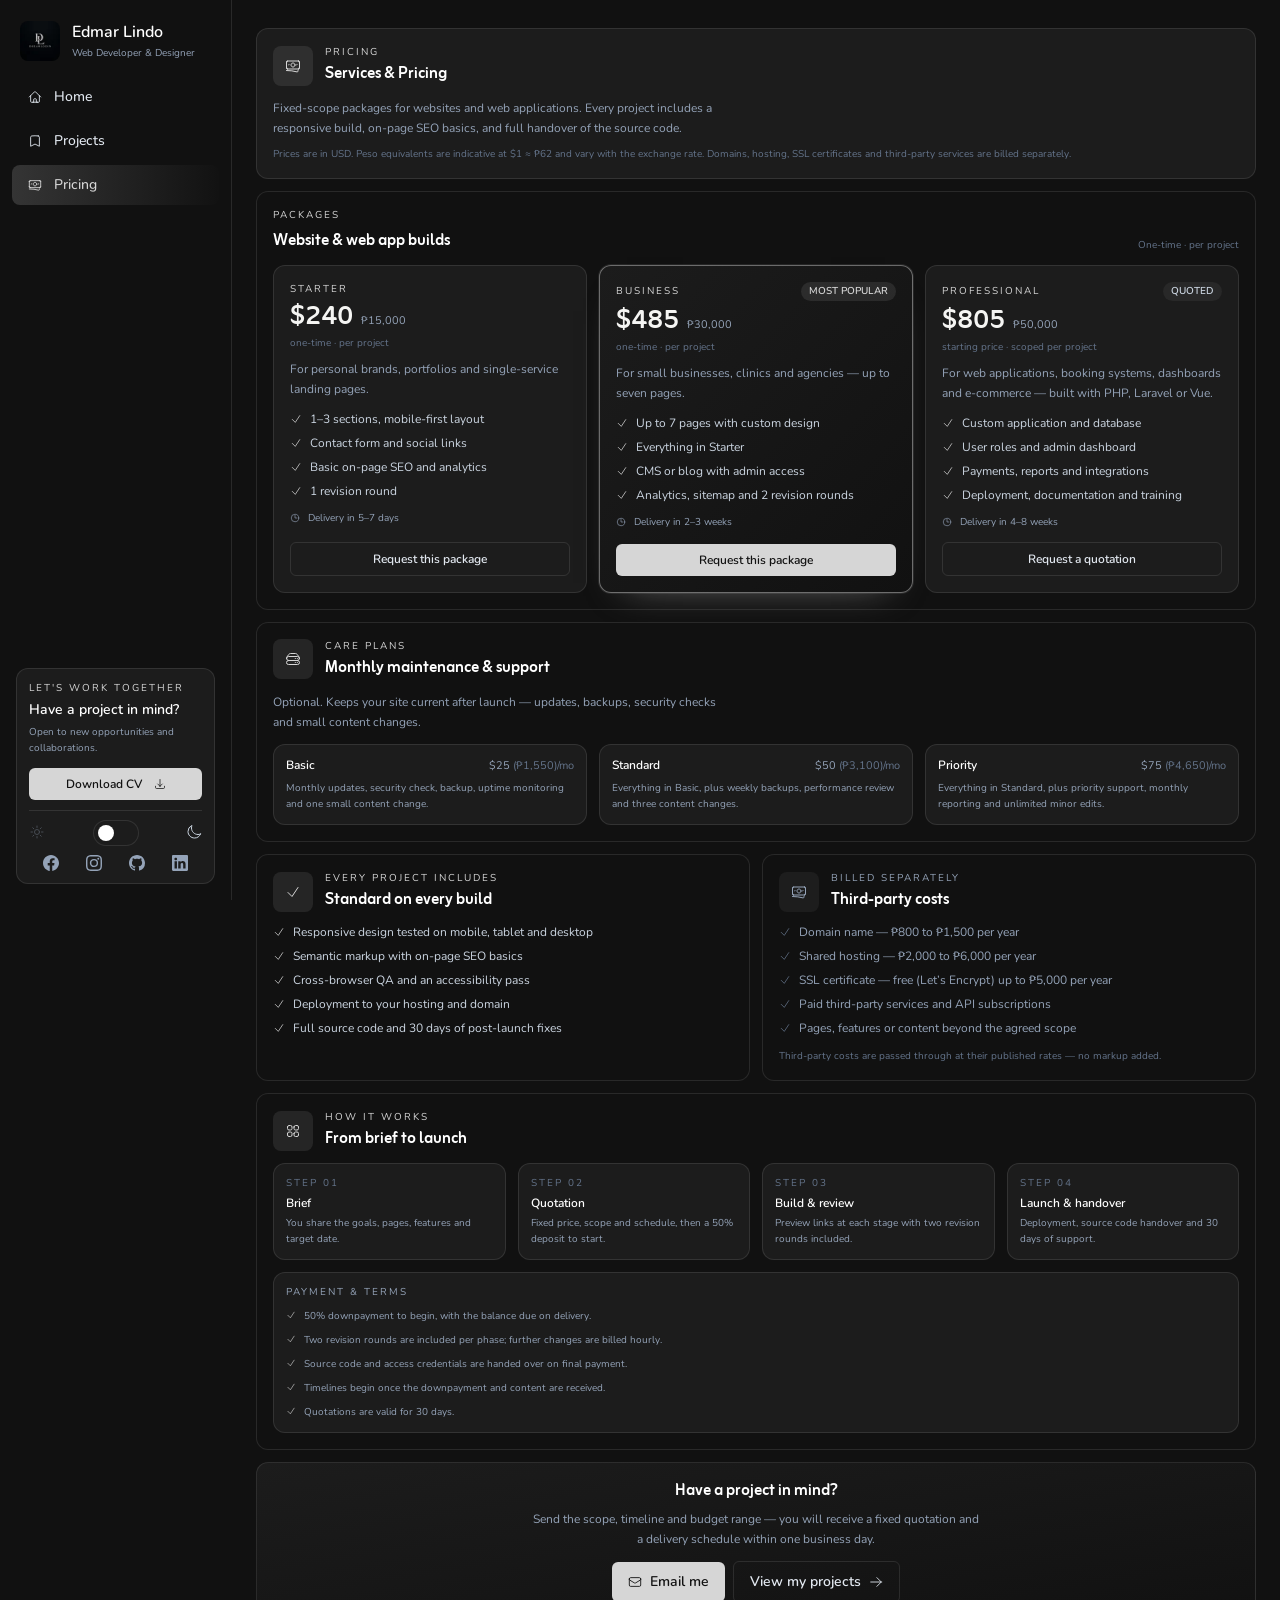
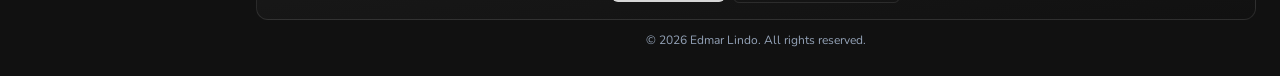
<file: pricing/pricing.html>
<!doctype html>
<html lang="en">
  <head>
    <meta charset="UTF-8" />
    <meta name="viewport" content="width=device-width, initial-scale=1.0" />

    <title>Pricing | Edmar Lindo</title>
    <meta
      name="description"
      content="Transparent pricing for websites and web applications by Edmar Lindo — fixed-scope packages in USD with peso equivalents, plus optional monthly care plans."
    />
    <meta name="theme-color" content="#111111" />
    <link rel="icon" href="../favicon.svg" type="image/svg+xml" />

    <!-- Open Graph / Twitter — shown whenever the site is shared on social media -->
    <meta property="og:type" content="website" />
    <meta property="og:url" content="https://neocafe-pi.vercel.app/pricing/pricing.html" />
    <meta property="og:title" content="Edmar Lindo | Pricing" />
    <meta
      property="og:description"
      content="Transparent pricing for websites and web applications by Edmar Lindo — fixed-scope packages in USD with peso equivalents, plus optional monthly care plans."
    />
    <meta
      property="og:image"
      content="https://neocafe-pi.vercel.app/assets/profile.webp"
    />
    <meta name="twitter:card" content="summary_large_image" />
    <meta name="twitter:title" content="Edmar Lindo | Pricing" />
    <meta
      name="twitter:description"
      content="Transparent pricing for websites and web applications by Edmar Lindo — fixed-scope packages in USD with peso equivalents, plus optional monthly care plans."
    />
    <meta
      name="twitter:image"
      content="https://neocafe-pi.vercel.app/assets/profile.webp"
    />

    <script>
      document.documentElement.classList.add("js");
    </script>

    <!-- Google Fonts: Zain (elegant headings) + Nunito (rounded body text) -->
    <link rel="preconnect" href="https://fonts.googleapis.com" />
    <link rel="preconnect" href="https://fonts.gstatic.com" crossorigin />
    <link
      href="https://fonts.googleapis.com/css2?family=Zain:ital,wght@0,300;0,400;0,700;0,800;1,400&family=Nunito:ital,wght@0,400;0,500;0,600;0,700;1,400&display=swap"
      rel="stylesheet"
    />

    <!-- Tailwind CSS (pre-compiled -- much faster than the dev CDN).
         Rebuild with:  npx tailwindcss -i css/input.css -o tailwind.css --minify -->
    <link rel="stylesheet" href="../tailwind.css" />

    <style>
      html {
        scroll-behavior: smooth;
      }

      /* Anchors get a little breathing room below the top edge */
      [id] {
        scroll-margin-top: 16px;
      }

      :root {
        --ink: 17 17 17; /* #111111 - main background */
        --pine: 28 28 28; /* #1c1c1c - cards/surfaces */
        --leaf: 214 214 214; /* #d6d6d6 - subtle accent */
        --btntext: 17 17 17; /* #111111 - button text */

        --text: 245 245 243; /* #f5f5f3 - primary text */
        --muted: 155 155 155; /* #9b9b9b - secondary text */
        --border: 48 48 48; /* #303030 - borders */
      }

      html.light {
        --ink: 250 250 248; /* #fafaf8 - warm white background */
        --pine: 238 238 235; /* #eee eeb - soft gray surfaces */
        --leaf: 32 32 32; /* #202020 - dark accent */
        --btntext: 250 250 248; /* #fafaf8 - button text */

        --text: 20 20 20; /* #141414 - primary text */
        --muted: 105 105 105; /* #696969 - secondary text */
        --border: 215 215 210; /* #d7d7d2 - subtle borders */
      }

      body {
        background: rgb(var(--ink));
      }

      /* Elegant font pairing -- Zain for headings, Nunito for body */
      h1,
      h2,
      h3,
      h4,
      h5,
      h6,
      .font-display {
        font-family: "Zain", "Segoe UI", sans-serif;
      }

      /* ===== GitHub contribution heatmap ===== */
      .heatmap-scroll {
        overflow-x: auto;
        padding-bottom: 4px;
        scrollbar-width: thin;
        scrollbar-color: rgb(var(--leaf) / 0.35) transparent;
      }

      .heatmap-scroll::-webkit-scrollbar {
        width: 4px;
        height: 4px;
      }

      .heatmap-scroll::-webkit-scrollbar-track {
        background: transparent;
      }

      .heatmap-scroll::-webkit-scrollbar-thumb {
        background: rgb(var(--leaf) / 0.35);
        border-radius: 999px;
      }

      .gh-grid {
        display: grid;
        grid-auto-flow: column;
        grid-template-rows: repeat(7, 11px);
        grid-auto-columns: 11px;
        gap: 3px;
        width: max-content;
      }

      .gh-cell {
        width: 11px;
        height: 11px;
        border-radius: 2.5px;
        transition:
          transform 0.15s ease,
          box-shadow 0.15s ease;
      }

      .gh-cell:hover {
        transform: scale(1.25);
        box-shadow: 0 0 0 1px rgb(var(--leaf) / 0.5);
      }

      .gh-empty {
        background: transparent;
      }

      .gh-l0 {
        background: rgb(var(--leaf) / 0.06);
      }
      .gh-l1 {
        background: rgb(var(--leaf) / 0.25);
      }
      .gh-l2 {
        background: rgb(var(--leaf) / 0.45);
      }
      .gh-l3 {
        background: rgb(var(--leaf) / 0.7);
      }
      .gh-l4 {
        background: rgb(var(--leaf));
      }

      .gh-skel {
        background: rgb(var(--leaf) / 0.05);
        animation: ghPulse 1.5s ease-in-out infinite;
      }

      @keyframes ghPulse {
        0%,
        100% {
          opacity: 0.5;
        }
        50% {
          opacity: 1;
        }
      }

      .gh-months {
        position: relative;
        height: 14px;
        margin-bottom: 3px;
      }

      .gh-month {
        position: absolute;
        top: 0;
        font-size: 10px;
        line-height: 14px;
        color: rgb(var(--leaf) / 0.55);
        white-space: nowrap;
        user-select: none;
      }

      .gh-weekdays {
        display: grid;
        grid-template-rows: repeat(7, 11px);
        gap: 3px;
        padding-top: 17px;
      }

      .gh-weekdays span {
        font-size: 10px;
        line-height: 11px;
        color: rgb(var(--leaf) / 0.55);
        user-select: none;
      }

      /* ===== Recent Activity -- scrollable timeline ===== */
      .activity-scroll {
        max-height: 240px;
        overflow-y: auto;
        scrollbar-width: thin;
        scrollbar-color: rgb(var(--leaf) / 0.35) transparent;
      }

      .activity-scroll::-webkit-scrollbar {
        width: 4px;
      }

      .activity-scroll::-webkit-scrollbar-track {
        background: transparent;
      }

      .activity-scroll::-webkit-scrollbar-thumb {
        background: rgb(var(--leaf) / 0.35);
        border-radius: 999px;
      }

      /* ===== Featured Projects -- horizontally scrollable card row ===== */
      .projects-scroll {
        display: flex;
        gap: 12px; /* gap-3 */
        width: 100%;
        max-width: 100%;
        min-width: 0;
        overflow-x: auto;
        overflow-y: hidden;
        overscroll-behavior-x: contain;
        padding-bottom: 6px;
        scroll-snap-type: x mandatory;
        scrollbar-width: thin;
        scrollbar-color: rgb(var(--leaf) / 0.35) transparent;
      }

      .projects-scroll > * {
        flex: 0 0 auto;
        width: 240px;
        scroll-snap-align: start;
      }

      @media (min-width: 640px) {
        .projects-scroll > * {
          width: 260px;
        }
      }

      .projects-scroll::-webkit-scrollbar {
        width: 4px;
        height: 4px;
      }

      .projects-scroll::-webkit-scrollbar-track {
        background: transparent;
      }

      .projects-scroll::-webkit-scrollbar-thumb {
        background: rgb(var(--leaf) / 0.35);
        border-radius: 999px;
      }

      @media (prefers-reduced-motion: reduce) {
        .projects-scroll {
          scroll-snap-type: none;
        }
      }

      /* ===== Gallery -- horizontally scrollable image row ===== */
      .gallery-scroll {
        display: flex;
        gap: 8px; /* gap-2 */
        width: 100%;
        max-width: 100%;
        min-width: 0;
        overflow-x: auto;
        overflow-y: hidden;
        overscroll-behavior-x: contain;
        padding-bottom: 6px;
        scroll-snap-type: x mandatory;
        scrollbar-width: thin;
        scrollbar-color: rgb(var(--leaf) / 0.35) transparent;
      }

      .gallery-scroll > * {
        flex: 0 0 auto;
        width: 150px;
        scroll-snap-align: start;
      }

      @media (min-width: 640px) {
        .gallery-scroll > * {
          width: 170px;
        }
      }

      .gallery-scroll::-webkit-scrollbar {
        width: 4px;
        height: 4px;
      }

      .gallery-scroll::-webkit-scrollbar-track {
        background: transparent;
      }

      .gallery-scroll::-webkit-scrollbar-thumb {
        background: rgb(var(--leaf) / 0.35);
        border-radius: 999px;
      }

      @media (prefers-reduced-motion: reduce) {
        .gallery-scroll {
          scroll-snap-type: none;
        }
      }

      /* ===== "View Mobile" preview -- phone frame popover (hover / tap) =====
         Rendered at body level and positioned from JS: .tilt-card always
         carries a transform, so a popover living inside a card would be
         clipped by its overflow-hidden and offset from the trigger. */
      .mobile-popover {
        position: fixed;
        top: 0;
        left: 0;
        z-index: 70;
        /* The frame hugs the screenshot: the <img> below carries the size caps,
           so no fixed width is needed and it fits any screen. */
        width: auto;
        max-width: calc(100vw - 16px);
        border-radius: 16px;
        /* border: 3px solid rgb(var(--border)); */
        /* background: rgb(var(--pine)); */
        overflow: hidden;
        /* box-shadow: 0 18px 40px -12px rgb(0 0 0 / 0.55); */
        pointer-events: none; /* the preview never steals the pointer */
        visibility: hidden;
        opacity: 0;
        transform: translateY(-6px) scale(0.96);
        transition:
          opacity 300ms ease-out,
          transform 300ms cubic-bezier(0.22, 1, 0.36, 1);
      }

      .mobile-popover.is-open {
        visibility: visible;
        opacity: 1;
        transform: none;
      }

      /* A touch-opened frame swallows its own taps so they cannot reach the
         card link underneath */
      .mobile-popover.is-touch {
        pointer-events: auto;
      }

      .mobile-popover img {
        display: block;
        width: auto;
        height: auto;
        /* Scaled to fit: 150 x 325 on desktop, proportionally smaller on
           phones, and capped in landscape so the frame never overflows. */
        max-width: clamp(120px, 38vw, 150px);
        max-height: min(56vh, 325px);
        max-height: min(56dvh, 325px); /* dvh where supported */
        object-fit: contain;
      }

      /* Trigger -- plain text button sitting in the top-right corner of .p-3 */
      .view-mobile-btn {
        border: 0;
        background: none;
        padding: 0;
        font-family: inherit;
        font-size: 10px;
        font-weight: 600;
        letter-spacing: 0.04em;
        text-transform: uppercase;
        color: rgb(var(--muted));
        cursor: pointer;
        transition: color 160ms ease-out;
      }

      .view-mobile-btn:hover,
      .view-mobile-btn:focus-visible {
        color: rgb(var(--leaf));
      }

      @media (prefers-reduced-motion: reduce) {
        .mobile-popover {
          transition: none;
        }
      }

      /* ===== Interactive tilt cards (Featured Projects) =====
         Cards follow the pointer in 3D (rotateX / rotateY) with a soft leaf
         glare underneath. JS feeds --rx / --ry / --gx / --gy; touch screens
         and reduced-motion users get a plain static card. */
      .tilt-card {
        position: relative;
        transform: perspective(900px) rotateX(var(--rx, 0deg)) rotateY(var(--ry, 0deg));
        will-change: transform;
      }

      .tilt-card.tilt-live {
        transition: transform 0.12s ease-out;
      }

      .tilt-card.tilt-settle {
        transition: transform 0.45s cubic-bezier(0.22, 1, 0.36, 1);
      }

      .tilt-card::after {
        content: "";
        position: absolute;
        inset: 0;
        border-radius: inherit;
        background: radial-gradient(
          circle at var(--gx, 50%) var(--gy, 50%),
          rgb(var(--leaf) / 0.14),
          transparent 65%
        );
        opacity: 0;
        transition: opacity 0.3s ease-out;
        pointer-events: none;
      }

      .tilt-card.tilt-active::after,
      .tilt-card:focus-within::after {
        opacity: 1;
      }

      @media (prefers-reduced-motion: reduce) {
        .tilt-card {
          transform: none;
          transition: none;
        }

        .tilt-card::after {
          opacity: 0;
          transition: none;
        }
      }

      /* ===== Gallery -- slow cinematic zoom + caption that slides up ===== */
      .gallery-scroll img {
        will-change: transform;
        transition: transform 600ms cubic-bezier(0.22, 1, 0.36, 1);
      }

      .gallery-scroll figure:hover img,
      .gallery-scroll figure:focus-within img {
        transform: scale(1.07);
      }

      .gallery-cap {
        position: absolute;
        left: 0;
        right: 0;
        bottom: 0;
        height: 25%;
        background: linear-gradient(
          to top,
          rgb(0 0 0 / 0.7),
          rgb(0 0 0 / 0.3)
        );
        opacity: 0;
        transform: translateY(100%);
        transition:
          opacity 220ms ease-out,
          transform 320ms cubic-bezier(0.22, 1, 0.36, 1);
        pointer-events: none;
      }

      .gallery-scroll figure:hover .gallery-cap,
      .gallery-scroll figure:focus-within .gallery-cap {
        opacity: 1;
        transform: translateY(0);
      }

      .gallery-label {
        opacity: 0;
        transform: translateY(4px);
        transition:
          opacity 200ms ease-out,
          transform 200ms ease-out;
        transition-delay: 140ms;
      }

      .gallery-scroll figure:hover .gallery-label,
      .gallery-scroll figure:focus-within .gallery-label {
        opacity: 1;
        transform: none;
      }

      @media (prefers-reduced-motion: reduce) {
        .gallery-scroll img {
          transform: none;
          transition: none;
        }

        .gallery-cap {
          opacity: 1;
          transform: none;
          transition: none;
        }

        .gallery-label {
          opacity: 1;
          transform: none;
          transition: none;
        }
      }

      /* Items fade in once as they enter the viewport / scroll area */
      html.js .activity-item {
        opacity: 0;
        transform: translateY(8px);
        transition:
          opacity 0.45s ease,
          transform 0.45s ease;
        transition-delay: var(--rd, 0ms);
      }

      html.js .activity-item.in-view {
        opacity: 1;
        transform: translateY(0);
      }

      @media (prefers-reduced-motion: reduce) {
        html.js .activity-item {
          opacity: 1;
          transform: none;
          transition: none;
        }
      }

      /* ===== Entrance animation -- plays once on initial page load ===== */
      html.js .load-item {
        opacity: 0;
      }

      html.load-ready .load-item {
        animation: riseIn 0.6s cubic-bezier(0.22, 1, 0.36, 1) both;
        animation-delay: calc(var(--d, 0) * 1ms);
      }

      @keyframes riseIn {
        from {
          opacity: 0;
          transform: translateY(12px);
        }
        to {
          opacity: 1;
          transform: translateY(0);
        }
      }

      /* Sidebar -- subtle fade + slide from the left, desktop only so the
           mobile drawer transform (-translate-x-full) is never affected */
      @media (min-width: 1024px) {
        html.js #sidebar {
          opacity: 0;
        }

        html.load-ready #sidebar {
          animation: slideInLeft 0.6s cubic-bezier(0.22, 1, 0.36, 1) both;
        }
      }

      @keyframes slideInLeft {
        from {
          opacity: 0;
          transform: translateX(-14px);
        }
        to {
          opacity: 1;
          transform: translateX(0);
        }
      }

      /* Accessibility -- show everything instantly for reduced motion */
      @media (prefers-reduced-motion: reduce) {
        html.js .load-item,
        html.js #sidebar {
          opacity: 1;
        }

        html.load-ready .load-item,
        html.load-ready #sidebar {
          animation: none;
        }
      }

      /* Hide scrollbar */
      ::-webkit-scrollbar {
        width: 6px;
      }

      ::-webkit-scrollbar-track {
        background: rgb(var(--ink));
      }

      ::-webkit-scrollbar-thumb {
        background: rgb(var(--leaf));
        border-radius: 999px;
      }

      .glass {
        background: rgb(var(--ink) / 0.82);
        backdrop-filter: blur(14px);
        -webkit-backdrop-filter: blur(14px);
      }

      .card-border {
        border: 1px solid rgb(var(--leaf) / 0.12);
      }

      .leaf-text {
        color: rgb(var(--leaf));
      }

      /* Hero profile glow -- gradient panel behind the background image */
      .hero-profile-glow {
        background: radial-gradient(
          closest-side,
          rgb(var(--leaf) / 0.3),
          rgb(var(--leaf) / 0.1) 55%,
          transparent 78%
        );
      }

      /* Light theme -- softer but still visible on the white background */
      html.light .hero-profile-glow {
        background: radial-gradient(
          closest-side,
          rgb(var(--leaf) / 0.16),
          rgb(var(--leaf) / 0.06) 55%,
          transparent 78%
        );
      }

      .sidebar-link.active {
        background: linear-gradient(
          90deg,
          rgb(var(--leaf) / 0.18),
          rgb(var(--pine) / 0.08)
        );
        color: rgb(var(--leaf));
      }

      .sidebar-link:hover {
        background: rgb(var(--leaf) / 0.08);
        color: rgb(var(--leaf));
      }

      .mobile-overlay {
        background: rgb(var(--ink) / 0.65);
        backdrop-filter: blur(2px);
      }

      /* Light theme -- neutral utilities that don't follow the tokens */
      html.light body {
        color: #334155;
      }

      html.light [class~="text-white"] {
        color: #1f2937;
      }
      html.light [class~="text-slate-200"] {
        color: #334155;
      }
      html.light [class~="text-slate-300"] {
        color: #475569;
      }
      html.light [class~="text-slate-400"] {
        color: #6b7280;
      }
      html.light [class~="text-slate-500"] {
        color: #71717a;
      }
      html.light [class~="text-slate-600"] {
        color: #4b5563;
      }
      html.light [class~="border-white/10"] {
        border-color: rgba(31, 41, 55, 0.12);
      }
      html.light [class~="bg-white/5"] {
        background-color: rgba(31, 41, 55, 0.055);
      }
      html.light #toggleCircle {
        background: #2b2b2b;
      }

      /* Theme toggle -- dim the inactive mode's icon (sun emphasized in light, moon in dark) */
      html:not(.light) #themeIconSun {
        opacity: 0.35;
      }
      html.light #themeIconMoon {
        opacity: 0.35;
      }
      html.light [class~="hover:bg-leaf"]:hover {
        background: rgb(var(--leaf) / 0.12);
      }

      /* Heroicons sprite: minimalist clean stroke icons */
      .hi {
        display: inline-block;
        width: 1em;
        height: 1em;
        vertical-align: -0.125em;
        flex-shrink: 0;
      }

      /* ===== Pricing -- plan grids + price type scale =====
         The compiled tailwind.css only scans index.html and projects/*.html,
         so the few utilities this page needs (multi-column plan grids and the
         larger price figure) are defined here with the same design tokens,
         which keeps both themes working. */
      .plans,
      .plan-steps {
        display: grid;
        gap: 12px;
      }

      @media (min-width: 640px) {
        .plan-steps {
          grid-template-columns: repeat(2, minmax(0, 1fr));
        }
      }

      @media (min-width: 768px) {
        .plans {
          grid-template-columns: repeat(3, minmax(0, 1fr));
        }
      }

      @media (min-width: 1024px) {
        .plan-steps {
          grid-template-columns: repeat(4, minmax(0, 1fr));
        }
      }

      /* Recommended package -- leaf frame with a soft glow */
      .plan-featured {
        border-color: rgb(var(--leaf) / 0.45);
        box-shadow:
          0 0 0 1px rgb(var(--leaf) / 0.1),
          0 18px 36px -28px rgb(var(--leaf) / 0.55);
        transition: border-color 200ms ease-out;
      }

      .plan-featured:hover {
        border-color: rgb(var(--leaf) / 0.65);
      }

      /* Amount and peso equivalent share one baseline */
      .plan-price-row {
        display: flex;
        flex-wrap: wrap;
        align-items: baseline;
        gap: 8px;
      }

      .plan-price {
        font-family: "Zain", "Segoe UI", sans-serif;
        font-size: 1.6rem;
        font-weight: 700;
        line-height: 1.05;
        color: rgb(var(--text));
        font-variant-numeric: tabular-nums;
      }

      /* Keeps every package call to action on the same line */
      .plan-cta {
        margin-top: auto;
        padding-top: 12px;
      }

      /* ===== Accessibility hardening ===== */
      /* Keyboard focus ring */
      a:focus-visible,
      button:focus-visible,
      [tabindex]:focus-visible {
        outline: 2px solid rgb(var(--leaf));
        outline-offset: 2px;
      }

      /* Skip link -- hidden until focused */
      .skip-link {
        position: absolute;
        left: 12px;
        top: 12px;
        transform: translateY(-150%);
        background: rgb(var(--ink));
        color: rgb(var(--leaf));
        padding: 9px 16px;
        border-radius: 8px;
        font-size: 12px;
        font-weight: 700;
        z-index: 999;
      }
      .skip-link:focus {
        transform: translateY(0);
      }

      .gallery-scroll figure:focus-visible {
        outline: 2px solid rgb(var(--leaf));
        outline-offset: 2px;
      }

      /* Reduced motion -- stop the infinite stats-card float */
      /* @media (prefers-reduced-motion: reduce) {
        #stats-card,
        .stats {
          animation: none;
          will-change: auto;
        }
      } */

    </style>
    <script type="application/ld+json">
      {
        "@context": "https://schema.org",
        "@type": "Person",
        "name": "Edmar Lindo",
        "jobTitle": "Web Developer & Designer",
        "url": "https://neocafe-pi.vercel.app/",
        "sameAs": [
          "https://www.facebook.com/edmarlindo",
          "https://www.instagram.com/edmarlindo",
          "https://www.github.com/drream20"
        ]
      }
    </script>
  </head>

  <body class="text-slate-200 font-sans">
    <a href="#main" class="skip-link">Skip to content</a>
    <!-- HEROICONS SPRITE (minimalist clean stroke icons) -->
    <svg
      xmlns="http://www.w3.org/2000/svg"
      style="display: none"
      aria-hidden="true"
    >
      <symbol
        id="hi-home"
        viewBox="0 0 24 24"
        fill="none"
        stroke="currentColor"
        stroke-width="1.5"
      >
        <path
          stroke-linecap="round"
          stroke-linejoin="round"
          d="m2.25 12 8.954-8.955c.44-.439 1.152-.439 1.591 0L21.75 12M4.5 9.75v10.125c0 .621.504 1.125 1.125 1.125H9.75v-4.875c0-.621.504-1.125 1.125-1.125h2.25c.621 0 1.125.504 1.125 1.125V21h4.125c.621 0 1.125-.504 1.125-1.125V9.75M8.25 21h8.25"
        />
      </symbol>
      <symbol
        id="hi-user-circle"
        viewBox="0 0 24 24"
        fill="none"
        stroke="currentColor"
        stroke-width="1.5"
      >
        <path
          stroke-linecap="round"
          stroke-linejoin="round"
          d="M17.982 18.725A7.488 7.488 0 0 0 12 15.75a7.488 7.488 0 0 0-5.982 2.975m11.963 0a9 9 0 1 0-11.963 0m11.963 0A8.966 8.966 0 0 1 12 21a8.966 8.966 0 0 1-5.982-2.275M15 9.75a3 3 0 1 1-6 0 3 3 0 0 1 6 0Z"
        />
      </symbol>
      <symbol
        id="hi-identification"
        viewBox="0 0 24 24"
        fill="none"
        stroke="currentColor"
        stroke-width="1.5"
      >
        <path
          stroke-linecap="round"
          stroke-linejoin="round"
          d="M15 9h3.75M15 12h3.75M15 15h3.75M4.5 19.5h15a2.25 2.25 0 0 0 2.25-2.25V6.75A2.25 2.25 0 0 0 19.5 4.5h-15a2.25 2.25 0 0 0-2.25 2.25v10.5A2.25 2.25 0 0 0 4.5 19.5Zm6-10.125a1.875 1.875 0 1 1-3.75 0 1.875 1.875 0 0 1 3.75 0Zm1.294 6.336a6.721 6.721 0 0 1-3.17.789 6.721 6.721 0 0 1-3.168-.789 3.376 3.376 0 0 1 6.338 0Z"
        />
      </symbol>
      <symbol
        id="hi-wrench-screwdriver"
        viewBox="0 0 24 24"
        fill="none"
        stroke="currentColor"
        stroke-width="1.5"
      >
        <path
          stroke-linecap="round"
          stroke-linejoin="round"
          d="M11.42 15.17 17.25 21A2.652 2.652 0 0 0 21 17.25l-5.877-5.877M11.42 15.17l2.496-3.03c.317-.384.74-.626 1.208-.766M11.42 15.17l-4.655 5.653a2.548 2.548 0 1 1-3.586-3.586l6.837-5.63m5.108-.233c.55-.164 1.163-.188 1.743-.14a4.5 4.5 0 0 0 4.486-6.336l-3.276 3.277a3.004 3.004 0 0 1-2.25-2.25l3.276-3.276a4.5 4.5 0 0 0-6.336 4.486c.091 1.076-.071 2.264-.904 2.95l-.102.085m-1.745 1.437L5.909 7.5H4.5L2.25 3.75l1.5-1.5L7.5 4.5v1.409l4.26 4.26m-1.745 1.437 1.745-1.437m6.615 8.206L15.75 15.75M4.867 19.125h.008v.008h-.008v-.008Z"
        />
      </symbol>
      <symbol
        id="hi-server-stack"
        viewBox="0 0 24 24"
        fill="none"
        stroke="currentColor"
        stroke-width="1.5"
      >
        <path
          stroke-linecap="round"
          stroke-linejoin="round"
          d="M5.25 14.25h13.5m-13.5 0a3 3 0 0 1-3-3m3 3a3 3 0 1 0 0 6h13.5a3 3 0 1 0 0-6m-16.5-3a3 3 0 0 1 3-3h13.5a3 3 0 0 1 3 3m-19.5 0a4.5 4.5 0 0 1 .9-2.7L5.737 5.1a3.375 3.375 0 0 1 2.7-1.35h7.126c1.062 0 2.062.5 2.7 1.35l2.587 3.45a4.5 4.5 0 0 1 .9 2.7m0 0a3 3 0 0 1-3 3m0 3h.008v.008h-.008v-.008Zm0-6h.008v.008h-.008v-.008Zm-3 6h.008v.008h-.008v-.008Zm0-6h.008v.008h-.008v-.008Z"
        />
      </symbol>
      <symbol
        id="hi-squares-2x2"
        viewBox="0 0 24 24"
        fill="none"
        stroke="currentColor"
        stroke-width="1.5"
      >
        <path
          stroke-linecap="round"
          stroke-linejoin="round"
          d="M3.75 6A2.25 2.25 0 0 1 6 3.75h2.25A2.25 2.25 0 0 1 10.5 6v2.25a2.25 2.25 0 0 1-2.25 2.25H6a2.25 2.25 0 0 1-2.25-2.25V6ZM3.75 15.75A2.25 2.25 0 0 1 6 13.5h2.25a2.25 2.25 0 0 1 2.25 2.25V18a2.25 2.25 0 0 1-2.25 2.25H6A2.25 2.25 0 0 1 3.75 18v-2.25ZM13.5 6a2.25 2.25 0 0 1 2.25-2.25H18A2.25 2.25 0 0 1 20.25 6v2.25A2.25 2.25 0 0 1 18 10.5h-2.25a2.25 2.25 0 0 1-2.25-2.25V6ZM13.5 15.75a2.25 2.25 0 0 1 2.25-2.25H18a2.25 2.25 0 0 1 2.25 2.25V18A2.25 2.25 0 0 1 18 20.25h-2.25A2.25 2.25 0 0 1 13.5 18v-2.25Z"
        />
      </symbol>
      <symbol
        id="hi-folder"
        viewBox="0 0 24 24"
        fill="none"
        stroke="currentColor"
        stroke-width="1.5"
      >
        <path
          stroke-linecap="round"
          stroke-linejoin="round"
          d="M2.25 12.75V12A2.25 2.25 0 0 1 4.5 9.75h15A2.25 2.25 0 0 1 21.75 12v.75m-8.69-6.44-2.12-2.12a1.5 1.5 0 0 0-1.061-.44H4.5A2.25 2.25 0 0 0 2.25 6v12a2.25 2.25 0 0 0 2.25 2.25h15A2.25 2.25 0 0 0 21.75 18V9a2.25 2.25 0 0 0-2.25-2.25h-5.379a1.5 1.5 0 0 1-1.06-.44Z"
        />
      </symbol>
      <symbol
        id="hi-bookmark"
        viewBox="0 0 24 24"
        fill="none"
        stroke="currentColor"
        stroke-width="1.5"
      >
        <path
          stroke-linecap="round"
          stroke-linejoin="round"
          d="M17.593 3.322c1.1.128 1.907 1.077 1.907 2.185V21L12 17.25 4.5 21V5.507c0-1.108.806-2.057 1.907-2.185a48.507 48.507 0 0 1 11.186 0Z"
        />
      </symbol>
      <symbol
        id="hi-photo"
        viewBox="0 0 24 24"
        fill="none"
        stroke="currentColor"
        stroke-width="1.5"
      >
        <path
          stroke-linecap="round"
          stroke-linejoin="round"
          d="m2.25 15.75 5.159-5.159a2.25 2.25 0 0 1 3.182 0l5.159 5.159m-1.5-1.5 1.409-1.409a2.25 2.25 0 0 1 3.182 0l2.909 2.909m-18 3.75h16.5a1.5 1.5 0 0 0 1.5-1.5V6a1.5 1.5 0 0 0-1.5-1.5H3.75A1.5 1.5 0 0 0 2.25 6v12a1.5 1.5 0 0 0 1.5 1.5Zm10.5-11.25h.008v.008h-.008V8.25Zm.375 0a.375.375 0 1 1-.75 0 .375.375 0 0 1 .75 0Z"
        />
      </symbol>
      <symbol
        id="hi-clock"
        viewBox="0 0 24 24"
        fill="none"
        stroke="currentColor"
        stroke-width="1.5"
      >
        <path
          stroke-linecap="round"
          stroke-linejoin="round"
          d="M12 6v6h4.5m4.5 0a9 9 0 1 1-18 0 9 9 0 0 1 18 0Z"
        />
      </symbol>
      <symbol
        id="hi-envelope"
        viewBox="0 0 24 24"
        fill="none"
        stroke="currentColor"
        stroke-width="1.5"
      >
        <path
          stroke-linecap="round"
          stroke-linejoin="round"
          d="M21.75 6.75v10.5a2.25 2.25 0 0 1-2.25 2.25h-15a2.25 2.25 0 0 1-2.25-2.25V6.75m19.5 0A2.25 2.25 0 0 0 19.5 4.5h-15a2.25 2.25 0 0 0-2.25 2.25m19.5 0v.243a2.25 2.25 0 0 1-1.07 1.916l-7.5 4.615a2.25 2.25 0 0 1-2.36 0L3.32 8.91a2.25 2.25 0 0 1-1.07-1.916V6.75"
        />
      </symbol>
      <symbol
        id="hi-bars-3"
        viewBox="0 0 24 24"
        fill="none"
        stroke="currentColor"
        stroke-width="1.5"
      >
        <path
          stroke-linecap="round"
          stroke-linejoin="round"
          d="M3.75 6.75h16.5M3.75 12h16.5m-16.5 5.25h16.5"
        />
      </symbol>
      <symbol
        id="hi-sun"
        viewBox="0 0 24 24"
        fill="none"
        stroke="currentColor"
        stroke-width="1.5"
      >
        <path
          stroke-linecap="round"
          stroke-linejoin="round"
          d="M12 3v2.25m6.364.386-1.591 1.591M21 12h-2.25m-.386 6.364-1.591-1.591M12 18.75V21m-4.773-4.227-1.591 1.591M5.25 12H3m4.227-4.773L5.636 5.636M15.75 12a3.75 3.75 0 1 1-7.5 0 3.75 3.75 0 0 1 7.5 0Z"
        />
      </symbol>
      <symbol
        id="hi-moon"
        viewBox="0 0 24 24"
        fill="none"
        stroke="currentColor"
        stroke-width="1.5"
      >
        <path
          stroke-linecap="round"
          stroke-linejoin="round"
          d="M21.752 15.002A9.72 9.72 0 0 1 18 15.75c-5.385 0-9.75-4.365-9.75-9.75 0-1.33.266-2.597.748-3.752A9.753 9.753 0 0 0 3 11.25C3 16.635 7.365 21 12.75 21a9.753 9.753 0 0 0 9.002-5.998Z"
        />
      </symbol>
      <symbol
        id="hi-arrow-right"
        viewBox="0 0 24 24"
        fill="none"
        stroke="currentColor"
        stroke-width="1.5"
      >
        <path
          stroke-linecap="round"
          stroke-linejoin="round"
          d="M13.5 4.5 21 12m0 0-7.5 7.5M21 12H3"
        />
      </symbol>
      <symbol
        id="hi-chevron-right"
        viewBox="0 0 24 24"
        fill="none"
        stroke="currentColor"
        stroke-width="1.5"
      >
        <path
          stroke-linecap="round"
          stroke-linejoin="round"
          d="m8.25 4.5 7.5 7.5-7.5 7.5"
        />
      </symbol>
      <symbol
        id="hi-arrow-down-tray"
        viewBox="0 0 24 24"
        fill="none"
        stroke="currentColor"
        stroke-width="1.5"
      >
        <path
          stroke-linecap="round"
          stroke-linejoin="round"
          d="M3 16.5v2.25A2.25 2.25 0 0 0 5.25 21h13.5A2.25 2.25 0 0 0 21 18.75V16.5M16.5 12 12 16.5m0 0L7.5 12m4.5 4.5V3"
        />
      </symbol>

      <!-- Pricing / list marks (stroke, currentColor) -->
      <symbol
        id="hi-banknotes"
        viewBox="0 0 24 24"
        fill="none"
        stroke="currentColor"
        stroke-width="1.5"
      >
        <path
          stroke-linecap="round"
          stroke-linejoin="round"
          d="M2.25 18.75C7.71719 18.75 13.0136 19.4812 18.0468 20.8512C18.7738 21.0491 19.5 20.5086 19.5 19.7551V18.75M3.75 4.5V5.25C3.75 5.66421 3.41421 6 3 6H2.25M2.25 6V5.625C2.25 5.00368 2.75368 4.5 3.375 4.5H20.25M2.25 6V15M20.25 4.5V5.25C20.25 5.66421 20.5858 6 21 6H21.75M20.25 4.5H20.625C21.2463 4.5 21.75 5.00368 21.75 5.625V15.375C21.75 15.9963 21.2463 16.5 20.625 16.5H20.25M21.75 15H21C20.5858 15 20.25 15.3358 20.25 15.75V16.5M20.25 16.5H3.75M3.75 16.5H3.375C2.75368 16.5 2.25 15.9963 2.25 15.375V15M3.75 16.5V15.75C3.75 15.3358 3.41421 15 3 15H2.25M15 10.5C15 12.1569 13.6569 13.5 12 13.5C10.3431 13.5 9 12.1569 9 10.5C9 8.84315 10.3431 7.5 12 7.5C13.6569 7.5 15 8.84315 15 10.5ZM18 10.5H18.0075V10.5075H18V10.5ZM6 10.5H6.0075V10.5075H6V10.5Z"
        />
      </symbol>

      <symbol
        id="hi-check"
        viewBox="0 0 24 24"
        fill="none"
        stroke="currentColor"
        stroke-width="1.5"
      >
        <path
          stroke-linecap="round"
          stroke-linejoin="round"
          d="M4.5 12.75L10.5 18.75L19.5 5.25"
        />
      </symbol>

      <!-- Brand social marks (filled, currentColor) -->
      <symbol id="hi-fb" viewBox="0 0 16 16" fill="currentColor">
        <path
          d="M16 8.049c0-4.446-3.582-8.05-8-8.05C3.58 0-.002 3.603-.002 8.05c0 4.017 2.926 7.347 6.75 7.951v-5.625h-2.03V8.05H6.75V6.275c0-2.017 1.195-3.131 3.022-3.131.876 0 1.791.157 1.791.157v1.98h-1.009c-.993 0-1.303.621-1.303 1.258v1.51h2.218l-.354 2.326H9.25V16c3.824-.604 6.75-3.934 6.75-7.951"
        />
      </symbol>
      <symbol id="hi-ig" viewBox="0 0 16 16" fill="currentColor">
        <path
          d="M8 0C5.829 0 5.556.01 4.703.048 3.85.088 3.269.222 2.76.42a3.9 3.9 0 0 0-1.417.923A3.9 3.9 0 0 0 .42 2.76C.222 3.268.087 3.85.048 4.7.01 5.555 0 5.827 0 8.001c0 2.172.01 2.444.048 3.297.04.852.174 1.433.372 1.942.205.526.478.972.923 1.417.444.445.89.719 1.416.923.51.198 1.09.333 1.942.372C5.555 15.99 5.827 16 8 16s2.444-.01 3.298-.048c.851-.04 1.434-.174 1.943-.372a3.9 3.9 0 0 0 1.416-.923c.445-.445.718-.891.923-1.417.197-.509.332-1.09.372-1.942C15.99 10.445 16 10.173 16 8s-.01-2.445-.048-3.299c-.04-.851-.175-1.433-.372-1.941a3.9 3.9 0 0 0-.923-1.417A3.9 3.9 0 0 0 13.24.42c-.51-.198-1.092-.333-1.943-.372C10.443.01 10.172 0 7.998 0zm-.717 1.442h.718c2.136 0 2.389.007 3.232.046.78.035 1.204.166 1.486.275.373.145.64.319.92.599s.453.546.598.92c.11.281.24.705.275 1.485.039.843.047 1.096.047 3.231s-.008 2.389-.047 3.232c-.035.78-.166 1.203-.275 1.485a2.5 2.5 0 0 1-.599.919c-.28.28-.546.453-.92.598-.28.11-.704.24-1.485.276-.843.038-1.096.047-3.232.047s-2.39-.009-3.233-.047c-.78-.036-1.203-.166-1.485-.276a2.5 2.5 0 0 1-.92-.598 2.5 2.5 0 0 1-.6-.92c-.109-.281-.24-.705-.275-1.485-.038-.843-.046-1.096-.046-3.233s.008-2.388.046-3.231c.036-.78.166-1.204.276-1.486.145-.373.319-.64.599-.92s.546-.453.92-.598c.282-.11.705-.24 1.485-.276.738-.034 1.024-.044 2.515-.045zm4.988 1.328a.96.96 0 1 0 0 1.92.96.96 0 0 0 0-1.92m-4.27 1.122a4.109 4.109 0 1 0 0 8.217 4.109 4.109 0 0 0 0-8.217m0 1.441a2.667 2.667 0 1 1 0 5.334 2.667 2.667 0 0 1 0-5.334"
        />
      </symbol>
      <symbol id="hi-github" viewBox="0 0 16 16" fill="currentColor">
        <path
          d="M8 0C3.58 0 0 3.58 0 8c0 3.54 2.29 6.53 5.47 7.59.4.07.55-.17.55-.38 0-.19-.01-.82-.01-1.49-2.01.37-2.53-.49-2.69-.94-.09-.23-.48-.94-.82-1.13-.28-.15-.68-.52-.01-.53.63-.01 1.08.58 1.23.82.72 1.21 1.87.87 2.33.66.07-.52.28-.87.51-1.07-1.78-.2-3.64-.89-3.64-3.95 0-.87.31-1.59.82-2.15-.08-.2-.36-1.02.08-2.12 0 0 .67-.21 2.2.82.64-.18 1.32-.27 2-.27s1.36.09 2 .27c1.53-1.04 2.2-.82 2.2-.82.44 1.1.16 1.92.08 2.12.51.56.82 1.27.82 2.15 0 3.07-1.87 3.75-3.65 3.95.29.25.54.73.54 1.48 0 1.07-.01 1.93-.01 2.2 0 .21.15.46.55.38A8.01 8.01 0 0 0 16 8c0-4.42-3.58-8-8-8"
        />
      </symbol>
      <symbol id="hi-linkedin" viewBox="0 0 16 16" fill="currentColor">
        <path
          d="M0 1.146C0 .513.526 0 1.175 0h13.65C15.474 0 16 .513 16 1.146v13.708c0 .633-.526 1.146-1.175 1.146H1.175C.526 16 0 15.487 0 14.854zm4.943 12.248V6.169H2.542v7.225zm-1.2-8.212c.837 0 1.358-.554 1.358-1.248-.015-.709-.52-1.248-1.342-1.248S2.4 3.226 2.4 3.934c0 .694.521 1.248 1.327 1.248zm4.908 8.212V9.359c0-.216.016-.432.08-.586.173-.431.568-.878 1.232-.878.869 0 1.216.662 1.216 1.634v3.865h2.401V9.25c0-2.22-1.184-3.252-2.764-3.252-1.274 0-1.845.7-2.165 1.193v.025h-.016l.016-.025V6.169h-2.4c.03.678 0 7.225 0 7.225z"
        />
      </symbol>
    </svg>

    <!-- MOBILE OVERLAY -->
    <div
      id="overlay"
      class="fixed inset-0 z-40 hidden mobile-overlay lg:hidden"
      onclick="closeSidebar()"
    ></div>

    <!-- SIDEBAR -->
    <aside
      id="sidebar"
      class="fixed top-0 left-0 z-50 h-screen w-[232px] border-r border-white/10 bg-ink transition-transform duration-300 -translate-x-full lg:translate-x-0 flex flex-col"
    >
      <!-- LOGO -->
      <div class="px-5 pt-5 pb-4">
        <div class="flex items-center gap-3">
          <!-- Logo -- single artwork for both themes: data-light mirrors data-dark -->
          <div
            class="logo flex h-10 w-10 shrink-0 items-center justify-center overflow-hidden rounded-lg bg-leaf text-lg font-black text-btntext"
          >
            <img
              id="sidebarLogo"
              src="../sidebar-logo/dark.webp"
              alt="DreamLodin logo"
              class="h-full w-full object-cover"
              data-dark="../sidebar-logo/dark.webp"
              data-light="../sidebar-logo/dark.webp"
            />
          </div>
          <div>
            <p class="text-base font-semibold text-white">Edmar Lindo</p>

            <p class="mt-0.5 text-[10px] text-slate-400">
              Web Developer & Designer
            </p>
          </div>
        </div>
      </div>

      <!-- NAVIGATION -->
      <nav class="px-3 space-y-1">
        <a
          href="../index.html"
          class="sidebar-link flex items-center gap-3 rounded-lg px-4 py-2.5 text-sm font-medium transition"
        >
          <!-- Home -->
          <svg class="hi h-5 w-5" aria-hidden="true">
            <use href="#hi-home" />
          </svg>
          Home
        </a>

        <a
          href="../projects/projects.html"
          class="sidebar-link flex items-center gap-3 rounded-lg px-4 py-2.5 text-sm font-medium transition"
        >
          <!-- Projects -->
          <svg class="hi h-5 w-5" aria-hidden="true">
            <use href="#hi-bookmark" />
          </svg>

          Projects
        </a>

        <a
          href="./pricing.html"
          class="sidebar-link active flex items-center gap-3 rounded-lg px-4 py-2.5 text-sm font-medium transition"
        >
          <!-- Pricing -->
          <svg class="hi h-5 w-5" aria-hidden="true">
            <use href="#hi-banknotes" />
          </svg>

          Pricing
        </a>

      </nav>

      <!-- SIDEBAR BOTTOM -->
      <div class="mt-auto px-4 pb-4">

        <!-- Let's work together card -->
        <div id="contact" class="rounded-xl border border-white/10 bg-pine p-3">
          <p class="text-[10px] tracking-[0.2em] text-leaf">
            LET'S WORK TOGETHER
          </p>

          <p class="mt-1 text-sm font-semibold text-white">
            Have a project in mind?
          </p>

          <p class="mt-1 text-[10px] leading-4 text-slate-400">
            Open to new opportunities and collaborations.
          </p>

          <a
            href="../cv/My_Updated_Resume_2026.pdf"
            download
            class="mb-2.5 flex items-center justify-center gap-3 mt-3 rounded-md bg-leaf px-2 py-2 text-xs font-semibold text-btntext w-full hover:bg-leaf/80 transition"
          >
            Download CV
            <svg class="hi h-4 w-4" aria-hidden="true">
              <use href="#hi-arrow-down-tray" />
            </svg>
          </a>

          <div class="mt-2.5 h-px border-t border-white/10"></div>

          <!-- Theme toggle (minimalist -- active mode's icon at full opacity) -->
          <div class="mt-2.5 flex items-center justify-between">
            <span id="themeIconSun" class="text-slate-400 transition-opacity">
              <svg class="hi h-4.5 w-4.5" aria-hidden="true">
                <use href="#hi-sun" />
              </svg>
            </span>

            <button
              onclick="toggleTheme()"
              aria-label="Toggle dark / light mode"
              class="relative h-6 w-11 rounded-full bg-pine ring-1 ring-white/10 transition hover:bg-leaf/20"
            >
              <span
                id="toggleCircle"
                class="absolute left-1 top-1 h-4 w-4 rounded-full bg-white shadow-sm transition"
              ></span>
            </button>

            <span id="themeIconMoon" class="text-slate-300 transition-opacity">
              <svg class="hi h-4.5 w-4.5" aria-hidden="true">
                <use href="#hi-moon" />
              </svg>
            </span>
          </div>

          <!-- Social icons -->
          <div class="mt-2.5 flex justify-between text-slate-400">
            <a
              href="https://www.facebook.com/edmarlindo" target="_blank" rel="noopener noreferrer"
              class="flex-1 flex items-center justify-center hover:text-leaf transition"
              title="Facebook"
            >
              <svg class="hi h-4.5 w-4.5" aria-hidden="true">
                <use href="#hi-fb" />
              </svg>
            </a>

            <a
              href="https://www.instagram.com/edmarlindo" target="_blank" rel="noopener noreferrer"
              class="flex-1 flex items-center justify-center hover:text-leaf transition"
              title="Instagram"
            >
              <svg class="hi h-4.5 w-4.5" aria-hidden="true">
                <use href="#hi-ig" />
              </svg>
            </a>

            <a
              href="https://www.github.com/drream20" target="_blank" rel="noopener noreferrer"
              class="flex-1 flex items-center justify-center hover:text-leaf transition"
              title="GitHub"
            >
              <svg class="hi h-4.5 w-4.5" aria-hidden="true">
                <use href="#hi-github" />
              </svg>
            </a>

            <!-- TODO: replace with your real LinkedIn profile URL -->
            <a
              href="https://www.linkedin.com/" target="_blank" rel="noopener noreferrer"
              class="flex-1 flex items-center justify-center hover:text-leaf transition"
              title="LinkedIn"
            >
              <svg class="hi h-4.5 w-4.5" aria-hidden="true">
                <use href="#hi-linkedin" />
              </svg>
            </a>
          </div>
        </div>
      </div>
    </aside>

    <!-- MOBILE BUTTON -->
    <button
      onclick="openSidebar()"
      aria-label="Open navigation menu" aria-expanded="false" aria-controls="sidebar"
      class="fixed right-4 top-4 z-30 flex h-10 w-10 items-center justify-center rounded-lg border border-white/10 bg-pine text-slate-200 lg:hidden"
    >
      <svg class="hi h-5 w-5" aria-hidden="true">
        <use href="#hi-bars-3" />
      </svg>
    </button>

    <main id="main" class="min-h-screen lg:ml-[232px]">
      <div class="mx-auto max-w-[1600px] px-4 py-3 lg:px-6 lg:py-4">

        <!-- PRICING HEADER -->
        <section class="mt-3">
          <div
            class="load-item rounded-xl border border-white/10 bg-pine p-4"
            style="--d: 380"
          >
            <div class="flex items-center gap-3">
              <div
                class="flex h-10 w-10 shrink-0 items-center justify-center rounded-lg bg-leaf/10 text-leaf"
              >
                <svg class="hi h-5 w-5" aria-hidden="true">
                  <use href="#hi-banknotes" />
                </svg>
              </div>

              <div class="min-w-0">
                <p class="text-[10px] tracking-[0.2em] text-leaf">PRICING</p>

                <h1 class="mt-0.5 text-base font-semibold text-white">
                  Services &amp; Pricing
                </h1>
              </div>
            </div>

            <p class="mt-3 max-w-md text-xs leading-5 text-slate-400">
              Fixed-scope packages for websites and web applications. Every
              project includes a responsive build, on-page SEO basics, and full
              handover of the source code.
            </p>

            <p class="mt-2 text-[10px] leading-4 text-slate-500">
              <!-- TODO: confirm prices before publishing -->
              Prices are in USD. Peso equivalents are indicative at $1 ≈ ₱62 and
              vary with the exchange rate. Domains, hosting, SSL certificates and
              third-party services are billed separately.
            </p>
          </div>
        </section>

        <!-- PACKAGES -->
        <section class="mt-3">
          <div
            class="load-item rounded-xl border border-white/10 bg-ink p-4"
            style="--d: 420"
          >
            <div class="flex flex-wrap items-end justify-between gap-2">
              <div>
                <p class="text-[10px] tracking-[0.2em] text-leaf">PACKAGES</p>

                <h2 class="mt-1.5 text-base font-semibold text-white">
                  Website &amp; web app builds
                </h2>
              </div>

              <p class="text-[10px] text-slate-500">One-time · per project</p>
            </div>

            <!-- Packages -- 3 columns on desktop, stacked on phones -->
            <div class="plans mt-3">
              <!-- Starter -->
              <div
                class="flex h-full flex-col rounded-xl border border-white/10 bg-pine p-4 transition-colors hover:border-leaf/40"
              >
                <p class="text-[10px] tracking-[0.2em] text-leaf">STARTER</p>

                <div class="plan-price-row mt-2">
                  <span class="plan-price">$240</span>
                  <span class="text-[11px] text-slate-400">₱15,000</span>
                </div>

                <p class="mt-1 text-[10px] text-slate-500">
                  one-time · per project
                </p>

                <p class="mt-2 text-xs leading-5 text-slate-400">
                  For personal brands, portfolios and single-service landing
                  pages.
                </p>

                <ul class="mt-3 space-y-2 text-xs text-slate-300">
                  <li class="flex gap-2">
                    <svg
                      class="hi mt-0.5 h-3.5 w-3.5 shrink-0 text-leaf"
                      aria-hidden="true"
                    >
                      <use href="#hi-check" />
                    </svg>
                    1–3 sections, mobile-first layout
                  </li>

                  <li class="flex gap-2">
                    <svg
                      class="hi mt-0.5 h-3.5 w-3.5 shrink-0 text-leaf"
                      aria-hidden="true"
                    >
                      <use href="#hi-check" />
                    </svg>
                    Contact form and social links
                  </li>

                  <li class="flex gap-2">
                    <svg
                      class="hi mt-0.5 h-3.5 w-3.5 shrink-0 text-leaf"
                      aria-hidden="true"
                    >
                      <use href="#hi-check" />
                    </svg>
                    Basic on-page SEO and analytics
                  </li>

                  <li class="flex gap-2">
                    <svg
                      class="hi mt-0.5 h-3.5 w-3.5 shrink-0 text-leaf"
                      aria-hidden="true"
                    >
                      <use href="#hi-check" />
                    </svg>
                    1 revision round
                  </li>
                </ul>

                <p class="mt-3 flex items-center gap-2 text-[10px] text-slate-400">
                  <svg class="hi h-3.5 w-3.5" aria-hidden="true">
                    <use href="#hi-clock" />
                  </svg>
                  Delivery in 5–7 days
                </p>

                <div class="plan-cta">
                  <a
                    href="#quote"
                    class="flex items-center justify-center gap-2 rounded-md border border-white/10 px-4 py-2 text-xs font-semibold text-slate-200 transition hover:border-leaf/40 hover:text-leaf"
                  >
                    Request this package
                  </a>
                </div>
              </div>

              <!-- Business -- recommended -->
              <div
                class="plan-featured flex h-full flex-col rounded-xl border bg-gradient-to-br from-pine to-ink p-4"
              >
                <div class="flex flex-wrap items-center justify-between gap-2">
                  <p class="text-[10px] tracking-[0.2em] text-leaf">BUSINESS</p>

                  <span
                    class="rounded-full bg-leaf/10 px-2 py-0.5 text-[10px] font-semibold text-leaf"
                    >MOST POPULAR</span
                  >
                </div>

                <div class="plan-price-row mt-2">
                  <span class="plan-price">$485</span>
                  <span class="text-[11px] text-slate-400">₱30,000</span>
                </div>

                <p class="mt-1 text-[10px] text-slate-500">
                  one-time · per project
                </p>

                <p class="mt-2 text-xs leading-5 text-slate-400">
                  For small businesses, clinics and agencies — up to seven pages.
                </p>

                <ul class="mt-3 space-y-2 text-xs text-slate-300">
                  <li class="flex gap-2">
                    <svg
                      class="hi mt-0.5 h-3.5 w-3.5 shrink-0 text-leaf"
                      aria-hidden="true"
                    >
                      <use href="#hi-check" />
                    </svg>
                    Up to 7 pages with custom design
                  </li>

                  <li class="flex gap-2">
                    <svg
                      class="hi mt-0.5 h-3.5 w-3.5 shrink-0 text-leaf"
                      aria-hidden="true"
                    >
                      <use href="#hi-check" />
                    </svg>
                    Everything in Starter
                  </li>

                  <li class="flex gap-2">
                    <svg
                      class="hi mt-0.5 h-3.5 w-3.5 shrink-0 text-leaf"
                      aria-hidden="true"
                    >
                      <use href="#hi-check" />
                    </svg>
                    CMS or blog with admin access
                  </li>

                  <li class="flex gap-2">
                    <svg
                      class="hi mt-0.5 h-3.5 w-3.5 shrink-0 text-leaf"
                      aria-hidden="true"
                    >
                      <use href="#hi-check" />
                    </svg>
                    Analytics, sitemap and 2 revision rounds
                  </li>
                </ul>

                <p class="mt-3 flex items-center gap-2 text-[10px] text-slate-400">
                  <svg class="hi h-3.5 w-3.5" aria-hidden="true">
                    <use href="#hi-clock" />
                  </svg>
                  Delivery in 2–3 weeks
                </p>

                <div class="plan-cta">
                  <a
                    href="#quote"
                    class="flex items-center justify-center gap-2 rounded-md bg-leaf px-4 py-2 text-xs font-semibold text-btntext transition hover:bg-leaf/80"
                  >
                    Request this package
                  </a>
                </div>
              </div>

              <!-- Professional -- scoped per project -->
              <div
                class="flex h-full flex-col rounded-xl border border-white/10 bg-pine p-4 transition-colors hover:border-leaf/40"
              >
                <div class="flex flex-wrap items-center justify-between gap-2">
                  <p class="text-[10px] tracking-[0.2em] text-leaf">
                    PROFESSIONAL
                  </p>

                  <span
                    class="rounded-full bg-white/5 px-2 py-0.5 text-[10px] font-semibold text-slate-300"
                    >QUOTED</span
                  >
                </div>

                <div class="plan-price-row mt-2">
                  <span class="plan-price">$805</span>
                  <span class="text-[11px] text-slate-400">₱50,000</span>
                </div>

                <p class="mt-1 text-[10px] text-slate-500">
                  starting price · scoped per project
                </p>

                <p class="mt-2 text-xs leading-5 text-slate-400">
                  For web applications, booking systems, dashboards and
                  e-commerce — built with PHP, Laravel or Vue.
                </p>

                <ul class="mt-3 space-y-2 text-xs text-slate-300">
                  <li class="flex gap-2">
                    <svg
                      class="hi mt-0.5 h-3.5 w-3.5 shrink-0 text-leaf"
                      aria-hidden="true"
                    >
                      <use href="#hi-check" />
                    </svg>
                    Custom application and database
                  </li>

                  <li class="flex gap-2">
                    <svg
                      class="hi mt-0.5 h-3.5 w-3.5 shrink-0 text-leaf"
                      aria-hidden="true"
                    >
                      <use href="#hi-check" />
                    </svg>
                    User roles and admin dashboard
                  </li>

                  <li class="flex gap-2">
                    <svg
                      class="hi mt-0.5 h-3.5 w-3.5 shrink-0 text-leaf"
                      aria-hidden="true"
                    >
                      <use href="#hi-check" />
                    </svg>
                    Payments, reports and integrations
                  </li>

                  <li class="flex gap-2">
                    <svg
                      class="hi mt-0.5 h-3.5 w-3.5 shrink-0 text-leaf"
                      aria-hidden="true"
                    >
                      <use href="#hi-check" />
                    </svg>
                    Deployment, documentation and training
                  </li>
                </ul>

                <p class="mt-3 flex items-center gap-2 text-[10px] text-slate-400">
                  <svg class="hi h-3.5 w-3.5" aria-hidden="true">
                    <use href="#hi-clock" />
                  </svg>
                  Delivery in 4–8 weeks
                </p>

                <div class="plan-cta">
                  <a
                    href="#quote"
                    class="flex items-center justify-center gap-2 rounded-md border border-white/10 px-4 py-2 text-xs font-semibold text-slate-200 transition hover:border-leaf/40 hover:text-leaf"
                  >
                    Request a quotation
                  </a>
                </div>
              </div>
            </div>
          </div>
        </section>

        <!-- CARE PLANS -->
        <section class="mt-3">
          <div
            class="load-item rounded-xl border border-white/10 bg-ink p-4"
            style="--d: 460"
          >
            <div class="flex items-center gap-3">
              <div
                class="flex h-10 w-10 shrink-0 items-center justify-center rounded-lg bg-leaf/10 text-leaf"
              >
                <svg class="hi h-5 w-5" aria-hidden="true">
                  <use href="#hi-server-stack" />
                </svg>
              </div>

              <div class="min-w-0">
                <p class="text-[10px] tracking-[0.2em] text-leaf">CARE PLANS</p>

                <h2 class="mt-0.5 text-base font-semibold text-white">
                  Monthly maintenance &amp; support
                </h2>
              </div>
            </div>

            <p class="mt-3 max-w-md text-xs leading-5 text-slate-400">
              Optional. Keeps your site current after launch — updates, backups,
              security checks and small content changes.
            </p>

            <div class="plans mt-3">
              <div
                class="rounded-xl border border-white/10 bg-pine p-3 transition-colors hover:border-leaf/40"
              >
                <div class="plan-price-row justify-between">
                  <p class="text-xs font-semibold text-white">Basic</p>

                  <p class="text-[11px] text-slate-400">
                    $25 <span class="text-slate-500">(₱1,550)/mo</span>
                  </p>
                </div>

                <p class="mt-1.5 text-[10px] leading-4 text-slate-400">
                  Monthly updates, security check, backup, uptime monitoring and
                  one small content change.
                </p>
              </div>

              <div
                class="rounded-xl border border-white/10 bg-pine p-3 transition-colors hover:border-leaf/40"
              >
                <div class="plan-price-row justify-between">
                  <p class="text-xs font-semibold text-white">Standard</p>

                  <p class="text-[11px] text-slate-400">
                    $50 <span class="text-slate-500">(₱3,100)/mo</span>
                  </p>
                </div>

                <p class="mt-1.5 text-[10px] leading-4 text-slate-400">
                  Everything in Basic, plus weekly backups, performance review and
                  three content changes.
                </p>
              </div>

              <div
                class="rounded-xl border border-white/10 bg-pine p-3 transition-colors hover:border-leaf/40"
              >
                <div class="plan-price-row justify-between">
                  <p class="text-xs font-semibold text-white">Priority</p>

                  <p class="text-[11px] text-slate-400">
                    $75 <span class="text-slate-500">(₱4,650)/mo</span>
                  </p>
                </div>

                <p class="mt-1.5 text-[10px] leading-4 text-slate-400">
                  Everything in Standard, plus priority support, monthly reporting
                  and unlimited minor edits.
                </p>
              </div>
            </div>
          </div>
        </section>

        <!-- INCLUDED / BILLED SEPARATELY -->
        <section class="mt-3 grid gap-3 sm:grid-cols-2">
          <div
            class="load-item rounded-xl border border-white/10 bg-ink p-4"
            style="--d: 520"
          >
            <div class="flex items-center gap-3">
              <div
                class="flex h-10 w-10 shrink-0 items-center justify-center rounded-lg bg-leaf/10 text-leaf"
              >
                <svg class="hi h-5 w-5" aria-hidden="true">
                  <use href="#hi-check" />
                </svg>
              </div>

              <div class="min-w-0">
                <p class="text-[10px] tracking-[0.2em] text-leaf">
                  EVERY PROJECT INCLUDES
                </p>

                <h2 class="mt-0.5 text-base font-semibold text-white">
                  Standard on every build
                </h2>
              </div>
            </div>

            <ul class="mt-3 space-y-2 text-xs text-slate-300">
              <li class="flex gap-2">
                <svg
                  class="hi mt-0.5 h-3.5 w-3.5 shrink-0 text-leaf"
                  aria-hidden="true"
                >
                  <use href="#hi-check" />
                </svg>
                Responsive design tested on mobile, tablet and desktop
              </li>

              <li class="flex gap-2">
                <svg
                  class="hi mt-0.5 h-3.5 w-3.5 shrink-0 text-leaf"
                  aria-hidden="true"
                >
                  <use href="#hi-check" />
                </svg>
                Semantic markup with on-page SEO basics
              </li>

              <li class="flex gap-2">
                <svg
                  class="hi mt-0.5 h-3.5 w-3.5 shrink-0 text-leaf"
                  aria-hidden="true"
                >
                  <use href="#hi-check" />
                </svg>
                Cross-browser QA and an accessibility pass
              </li>

              <li class="flex gap-2">
                <svg
                  class="hi mt-0.5 h-3.5 w-3.5 shrink-0 text-leaf"
                  aria-hidden="true"
                >
                  <use href="#hi-check" />
                </svg>
                Deployment to your hosting and domain
              </li>

              <li class="flex gap-2">
                <svg
                  class="hi mt-0.5 h-3.5 w-3.5 shrink-0 text-leaf"
                  aria-hidden="true"
                >
                  <use href="#hi-check" />
                </svg>
                Full source code and 30 days of post-launch fixes
              </li>
            </ul>
          </div>

          <div
            class="load-item rounded-xl border border-white/10 bg-ink p-4"
            style="--d: 560"
          >
            <div class="flex items-center gap-3">
              <div
                class="flex h-10 w-10 shrink-0 items-center justify-center rounded-lg bg-white/5 text-slate-400"
              >
                <svg class="hi h-5 w-5" aria-hidden="true">
                  <use href="#hi-banknotes" />
                </svg>
              </div>

              <div class="min-w-0">
                <p class="text-[10px] tracking-[0.2em] text-slate-400">
                  BILLED SEPARATELY
                </p>

                <h2 class="mt-0.5 text-base font-semibold text-white">
                  Third-party costs
                </h2>
              </div>
            </div>

            <ul class="mt-3 space-y-2 text-xs text-slate-400">
              <li class="flex gap-2">
                <svg
                  class="hi mt-0.5 h-3.5 w-3.5 shrink-0 text-slate-500"
                  aria-hidden="true"
                >
                  <use href="#hi-check" />
                </svg>
                Domain name — ₱800 to ₱1,500 per year
              </li>

              <li class="flex gap-2">
                <svg
                  class="hi mt-0.5 h-3.5 w-3.5 shrink-0 text-slate-500"
                  aria-hidden="true"
                >
                  <use href="#hi-check" />
                </svg>
                Shared hosting — ₱2,000 to ₱6,000 per year
              </li>

              <li class="flex gap-2">
                <svg
                  class="hi mt-0.5 h-3.5 w-3.5 shrink-0 text-slate-500"
                  aria-hidden="true"
                >
                  <use href="#hi-check" />
                </svg>
                SSL certificate — free (Let&rsquo;s Encrypt) up to ₱5,000 per year
              </li>

              <li class="flex gap-2">
                <svg
                  class="hi mt-0.5 h-3.5 w-3.5 shrink-0 text-slate-500"
                  aria-hidden="true"
                >
                  <use href="#hi-check" />
                </svg>
                Paid third-party services and API subscriptions
              </li>

              <li class="flex gap-2">
                <svg
                  class="hi mt-0.5 h-3.5 w-3.5 shrink-0 text-slate-500"
                  aria-hidden="true"
                >
                  <use href="#hi-check" />
                </svg>
                Pages, features or content beyond the agreed scope
              </li>
            </ul>

            <p class="mt-3 text-[10px] leading-4 text-slate-500">
              Third-party costs are passed through at their published rates — no
              markup added.
            </p>
          </div>
        </section>

        <!-- HOW IT WORKS -->
        <section class="mt-3">
          <div
            class="load-item rounded-xl border border-white/10 bg-ink p-4"
            style="--d: 600"
          >
            <div class="flex items-center gap-3">
              <div
                class="flex h-10 w-10 shrink-0 items-center justify-center rounded-lg bg-leaf/10 text-leaf"
              >
                <svg class="hi h-5 w-5" aria-hidden="true">
                  <use href="#hi-squares-2x2" />
                </svg>
              </div>

              <div class="min-w-0">
                <p class="text-[10px] tracking-[0.2em] text-leaf">HOW IT WORKS</p>

                <h2 class="mt-0.5 text-base font-semibold text-white">
                  From brief to launch
                </h2>
              </div>
            </div>

            <div class="plan-steps mt-3">
              <div class="rounded-xl border border-white/10 bg-pine p-3">
                <p class="text-[10px] tracking-[0.2em] text-slate-500">STEP 01</p>

                <p class="mt-1 text-xs font-semibold text-white">Brief</p>

                <p class="mt-1 text-[10px] leading-4 text-slate-400">
                  You share the goals, pages, features and target date.
                </p>
              </div>

              <div class="rounded-xl border border-white/10 bg-pine p-3">
                <p class="text-[10px] tracking-[0.2em] text-slate-500">STEP 02</p>

                <p class="mt-1 text-xs font-semibold text-white">Quotation</p>

                <p class="mt-1 text-[10px] leading-4 text-slate-400">
                  Fixed price, scope and schedule, then a 50% deposit to start.
                </p>
              </div>

              <div class="rounded-xl border border-white/10 bg-pine p-3">
                <p class="text-[10px] tracking-[0.2em] text-slate-500">STEP 03</p>

                <p class="mt-1 text-xs font-semibold text-white">
                  Build &amp; review
                </p>

                <p class="mt-1 text-[10px] leading-4 text-slate-400">
                  Preview links at each stage with two revision rounds included.
                </p>
              </div>

              <div class="rounded-xl border border-white/10 bg-pine p-3">
                <p class="text-[10px] tracking-[0.2em] text-slate-500">STEP 04</p>

                <p class="mt-1 text-xs font-semibold text-white">
                  Launch &amp; handover
                </p>

                <p class="mt-1 text-[10px] leading-4 text-slate-400">
                  Deployment, source code handover and 30 days of support.
                </p>
              </div>
            </div>

            <div class="mt-3 rounded-xl border border-white/10 bg-pine p-3">
              <p class="text-[10px] tracking-[0.2em] text-slate-400">
                PAYMENT &amp; TERMS
              </p>

              <ul class="mt-2 space-y-2 text-[10px] leading-4 text-slate-400">
                <li class="flex gap-2">
                  <svg
                    class="hi mt-0.5 h-3 w-3 shrink-0 text-leaf"
                    aria-hidden="true"
                  >
                    <use href="#hi-check" />
                  </svg>
                  50% downpayment to begin, with the balance due on delivery.
                </li>

                <li class="flex gap-2">
                  <svg
                    class="hi mt-0.5 h-3 w-3 shrink-0 text-leaf"
                    aria-hidden="true"
                  >
                    <use href="#hi-check" />
                  </svg>
                  Two revision rounds are included per phase; further changes are
                  billed hourly.
                </li>

                <li class="flex gap-2">
                  <svg
                    class="hi mt-0.5 h-3 w-3 shrink-0 text-leaf"
                    aria-hidden="true"
                  >
                    <use href="#hi-check" />
                  </svg>
                  Source code and access credentials are handed over on final
                  payment.
                </li>

                <li class="flex gap-2">
                  <svg
                    class="hi mt-0.5 h-3 w-3 shrink-0 text-leaf"
                    aria-hidden="true"
                  >
                    <use href="#hi-check" />
                  </svg>
                  Timelines begin once the downpayment and content are received.
                </li>

                <li class="flex gap-2">
                  <svg
                    class="hi mt-0.5 h-3 w-3 shrink-0 text-leaf"
                    aria-hidden="true"
                  >
                    <use href="#hi-check" />
                  </svg>
                  Quotations are valid for 30 days.
                </li>
              </ul>
            </div>
          </div>
        </section>

        <!-- QUOTE -->
        <section id="quote" class="mt-3">
          <div
            class="load-item overflow-hidden rounded-xl border border-white/10 bg-gradient-to-br from-pine to-ink p-4 text-center"
            style="--d: 660"
          >
            <h2 class="text-base font-semibold text-white">
              Have a project in mind?
            </h2>

            <p class="mx-auto mt-1.5 max-w-md text-xs leading-5 text-slate-400">
              Send the scope, timeline and budget range — you will receive a fixed
              quotation and a delivery schedule within one business day.
            </p>

            <div class="mt-3 flex flex-wrap items-center justify-center gap-2">
              <!-- TODO: replace hello@example.com with your real email -->
              <a
                href="mailto:hello@example.com"
                class="inline-flex items-center gap-2 rounded-md bg-leaf px-4 py-2.5 text-sm font-semibold text-btntext transition hover:bg-leaf/80"
              >
                <svg class="hi h-4 w-4" aria-hidden="true">
                  <use href="#hi-envelope" />
                </svg>
                Email me
              </a>

              <a
                href="../projects/projects.html"
                class="inline-flex items-center gap-2 rounded-md border border-white/10 px-4 py-2.5 text-sm font-semibold text-slate-200 transition hover:border-leaf/40 hover:text-leaf"
              >
                View my projects
                <svg class="hi h-4 w-4" aria-hidden="true">
                  <use href="#hi-arrow-right" />
                </svg>
              </a>
            </div>
          </div>
        </section>

        <!-- FOOTER -->
        <footer
          class="load-item py-3 text-center text-xs text-slate-400"
          style="--d: 820"
        >
          © 2026 Edmar Lindo. All rights reserved.
        </footer>
      </div>
    </main>

    <!-- "View Mobile" hover preview -- single shared instance, kept at body level
         because .tilt-card's transform + overflow-hidden would clip it -->
    <div
      id="mobile-popover"
      class="mobile-popover"
      role="tooltip"
      aria-hidden="true"
    >
      <img
        id="mobile-popover-img"
        alt=""
        width="360"
        height="780"
        loading="lazy"
        decoding="async"
      />
    </div>

    <!-- JAVASCRIPT -->
    <script>
      const sidebar = document.getElementById("sidebar");
      const overlay = document.getElementById("overlay");

      function openSidebar() {
        sidebar.classList.remove("-translate-x-full");

        overlay.classList.remove("hidden");
        sidebar.setAttribute("aria-expanded", "true");
      }

      function closeSidebar() {
        sidebar.classList.add("-translate-x-full");

        overlay.classList.add("hidden");
        sidebar.setAttribute("aria-expanded", "false");
      }

      /* Close mobile sidebar after clicking a link */
      document.querySelectorAll("#sidebar a").forEach((link) => {
        link.addEventListener("click", () => {
          if (window.innerWidth < 1024) {
            closeSidebar();
          }
        });
      });

      /* Light / dark theme toggle -- flips the whole page via html.light */
      function readTheme() {
        try {
          return localStorage.getItem("nc-theme");
        } catch (e) {
          return null;
        }
      }

      let darkMode = readTheme() !== "light";

      function applyTheme() {
        document.documentElement.classList.toggle("light", !darkMode);

        const circle = document.getElementById("toggleCircle");
        if (circle) {
          circle.style.transform = darkMode
            ? "translateX(0)"
            : "translateX(20px)";
        }

        /* Swap the brand logo to match the active theme */
        const logo = document.getElementById("sidebarLogo");
        if (logo) {
          const src = darkMode
            ? logo.getAttribute("data-dark")
            : logo.getAttribute("data-light");
          if (src) logo.setAttribute("src", src);
        }

        /* Keep the browser chrome color in sync with the theme */
        const meta = document.querySelector('meta[name="theme-color"]');
        if (meta) {
          meta.setAttribute("content", darkMode ? "#111111" : "#fafaf8");
        }

        try {
          localStorage.setItem("nc-theme", darkMode ? "dark" : "light");
        } catch (e) {}
      }

      function toggleTheme() {
        darkMode = !darkMode;
        applyTheme();
      }

      applyTheme();

      /* Interactive tilt for Featured Project cards --
         fine & precise pointers only; touch devices and reduced-motion users
         get a plain card (the CSS also guards reduced-motion). */
      (function () {
        var cards = document.querySelectorAll(".tilt-card");
        if (!cards.length) return;

        var fine;
        var rm;
        try {
          fine = window.matchMedia("(hover: hover) and (pointer: fine)").matches;
        } catch (e) {
          fine = false;
        }
        try {
          rm = window.matchMedia("(prefers-reduced-motion: reduce)").matches;
        } catch (e) {
          rm = false;
        }
        if (!fine || rm) return;

        var MAX_X = 8; /* rotateX degrees -- vertical movement */
        var MAX_Y = 10; /* rotateY degrees -- horizontal movement */

        cards.forEach(function (card) {
          card.addEventListener(
            "pointerenter",
            function () {
              card.classList.add("tilt-active", "tilt-live");
              card.classList.remove("tilt-settle");
            },
            { passive: true },
          );

          card.addEventListener(
            "pointermove",
            function (e) {
              var r = card.getBoundingClientRect();
              var px = (e.clientX - r.left) / r.width;
              var py = (e.clientY - r.top) / r.height;

              card.style.setProperty("--rx", MAX_X * (0.5 - py) + "deg");
              card.style.setProperty("--ry", MAX_Y * (px - 0.5) + "deg");
              card.style.setProperty("--gx", px * 100 + "%");
              card.style.setProperty("--gy", py * 100 + "%");
            },
            { passive: true },
          );

          card.addEventListener(
            "pointerleave",
            function () {
              card.classList.remove("tilt-active", "tilt-live");
              card.classList.add("tilt-settle");
              card.style.setProperty("--rx", "0deg");
              card.style.setProperty("--ry", "0deg");
            },
            { passive: true },
          );
        });
      })();

      /* "View Mobile" preview --
         One shared phone-frame popover that follows its trigger: hovering opens
         it and leaving closes it, while clicking/tapping pins it open (touch
         devices have no hover). Sized and positioned from live measurements,
         never from hard-coded pixels, so it fits phones too. The image path
         comes from data-mobile-shot, with data-mobile-fallback used if the
         mobile screenshot is missing. */
      (function () {
        var pop = document.getElementById("mobile-popover");
        var img = document.getElementById("mobile-popover-img");
        var triggers = document.querySelectorAll(".view-mobile-btn");
        if (!pop || !img || !triggers.length) return;

        var GAP = 8;
        var EDGE = 8;
        var active = null;
        var pinned = false;

        /* The genuinely visible area -- visualViewport accounts for the mobile
           toolbars that innerHeight still counts. */
        function viewport() {
          var vv = window.visualViewport;
          return {
            w: (vv && vv.width) || window.innerWidth,
            h: (vv && vv.height) || window.innerHeight,
          };
        }

        function narrow() {
          return window.matchMedia("(max-width: 639px)").matches;
        }

        /* Measured size of the frame -- the CSS scales it with the viewport, so
           a fixed 150 x 325 must never be assumed here. visibility:hidden keeps
           layout, so offsetWidth/offsetHeight are already valid before showing. */
        function metrics() {
          var w = pop.offsetWidth;
          var h = pop.offsetHeight;
          if (!w || !h) {
            h = Math.min(window.innerHeight * 0.56, 325);
            w = h * (9 / 19.5);
          }
          return { w: w, h: h };
        }

        /* Anchor the frame to the trigger's right edge: below it when there is
           room, above it when there is not, and centred on phones where the
           trigger sits low in the single-column grid. */
        function position() {
          if (!active) return;
          var r = active.getBoundingClientRect();
          var m = metrics();
          var vp = viewport();

          var left = Math.max(
            EDGE,
            Math.min(r.right - m.w, vp.w - m.w - EDGE),
          );

          var top;
          if (narrow()) {
            top = (vp.h - m.h) / 2;
          } else {
            top = r.bottom + GAP;
            if (top + m.h > vp.h - EDGE) top = r.top - m.h - GAP;
          }
          if (top < EDGE) top = Math.max(EDGE, (vp.h - m.h) / 2);
          /* Short windows: never let the frame run past the bottom edge */
          top = Math.min(top, Math.max(EDGE, vp.h - m.h - EDGE));

          pop.style.left = left + "px";
          pop.style.top = top + "px";
        }

        function show(btn, isPinned) {
          var src = btn.getAttribute("data-mobile-shot");
          if (!src) return;
          active = btn;
          pinned = !!isPinned;

          if (img.getAttribute("src") !== src) {
            img.setAttribute("src", src);
            img.alt = (btn.getAttribute("data-mobile-title") || "Project") + " mobile view";
          }

          pop.setAttribute("aria-hidden", "false");
          position();
          pop.classList.add("is-open");
        }

        function hide() {
          active = null;
          pinned = false;
          pop.classList.remove("is-open");
          pop.setAttribute("aria-hidden", "true");
        }

        /* Touch devices have no hover, so a tap opens (and pins) the frame.
           On hover-capable devices the frame swallows taps so its own surface
           can never activate the card link underneath. */
        var hoverCapable = window.matchMedia("(hover: hover)").matches;
        if (!hoverCapable) pop.classList.add("is-touch");
        else pop.classList.remove("is-touch");

        triggers.forEach(function (btn) {
          btn.addEventListener(
            "pointerenter",
            function (e) {
              /* Taps are handled by the click listener below */
              if (e && e.pointerType === "touch") return;
              show(btn, false);
            },
            { passive: true },
          );
          /* Re-anchor while the card tilts in 3D so the frame stays glued */
          btn.addEventListener("pointermove", position, { passive: true });
          btn.addEventListener(
            "pointerleave",
            function () {
              if (!pinned) hide();
            },
            { passive: true },
          );

          /* Click / tap: open, or close when this trigger is already pinned */
          btn.addEventListener("click", function (e) {
            e.preventDefault(); /* index.html: the trigger sits inside <a> */
            e.stopPropagation();
            if (active === btn && pinned && pop.classList.contains("is-open")) {
              hide();
            } else {
              show(btn, true);
            }
          });

          /* Enter / Space -- the index.html triggers are spans, not buttons */
          btn.addEventListener("keydown", function (e) {
            if (e.key !== "Enter" && e.key !== " " && e.key !== "Spacebar") return;
            e.preventDefault();
            if (active === btn && pinned) hide();
            else show(btn, true);
          });
        });

        /* A tap / click outside the frame and its trigger closes it */
        document.addEventListener(
          "pointerdown",
          function (e) {
            if (!active) return;
            var t = e.target;
            if (t === pop || (t && pop.contains(t))) return;
            if (t === active || (t && active.contains(t))) return;
            hide();
          },
          { passive: true },
        );

        document.addEventListener("keydown", function (e) {
          if (e.key === "Escape") hide();
        });

        /* Missing screenshot? Fall back to the project's desktop shot once,
           then give up quietly so a broken-image icon never appears. */
        img.addEventListener("error", function () {
          var fb = active && active.getAttribute("data-mobile-fallback");
          if (fb && img.getAttribute("src") !== fb) {
            img.setAttribute("src", fb);
            position();
          } else {
            hide();
          }
        });

        img.addEventListener("load", position);

        window.addEventListener(
          "scroll",
          function () {
            if (active) position();
          },
          { passive: true },
        );
        window.addEventListener("resize", hide, { passive: true });

        /* Mobile: rotate, URL bar collapsing, on-screen keyboard */
        if (window.visualViewport) {
          window.visualViewport.addEventListener("resize", function () {
            if (active) position();
          });
          window.visualViewport.addEventListener("scroll", function () {
            if (active) position();
          });
        }
      })();

      /* GitHub contribution heatmap -- live data for drream20, cached fallback */
      (function () {
        var USER = "drream20";
        var API =
          "https://github-contributions-api.jogruber.de/v4/" + USER + "?y=last";
        var CACHE_KEY = "gh-contrib-" + USER;
        var PROFILE = "https://github.com/drream20";
        var gridEl = document.getElementById("gh-grid");
        var wrapEl = document.getElementById("gh-heatmap");
        var totalEl = document.getElementById("gh-total");
        if (!gridEl || !wrapEl) return;

        function skeleton() {
          var html = "";
          for (var i = 0; i < 53 * 7; i++)
            html += '<span class="gh-cell gh-skel"></span>';
          gridEl.innerHTML = html;
        }

        function fmtDate(iso) {
          return new Date(iso + "T00:00:00").toLocaleDateString(undefined, {
            weekday: "short",
            month: "short",
            day: "numeric",
            year: "numeric",
          });
        }

        function stats(data) {
          var days = data.contributions || [];
          var total =
            (data.total && data.total.lastYear) ||
            days.reduce(function (s, d) {
              return s + d.count;
            }, 0);
          var active = days.filter(function (d) {
            return d.count > 0;
          }).length;
          var best = 0;
          days.forEach(function (d) {
            if (d.count > best) best = d.count;
          });
          return { total: total, active: active, best: best };
        }

        function render(data) {
          var days = data.contributions || [];
          if (!days.length) {
            showError();
            return;
          }

          // Pad so the first column starts on Sunday, GitHub style
          var firstDow = new Date(days[0].date + "T00:00:00").getDay();
          var weeks = [],
            week = [];
          for (var i = 0; i < firstDow; i++) week.push(null);
          days.forEach(function (d) {
            week.push(d);
            if (week.length === 7) {
              weeks.push(week);
              week = [];
            }
          });
          if (week.length) {
            while (week.length < 7) week.push(null);
            weeks.push(week);
          }

          // Month labels -- shown where a new month begins
          var monthsHtml = "",
            lastMonth = -1;
          weeks.forEach(function (wk, wi) {
            for (var ri = 0; ri < 7; ri++) {
              var d = wk[ri];
              if (!d) continue;
              var dt = new Date(d.date + "T00:00:00");
              if (dt.getMonth() !== lastMonth && dt.getDate() <= 7) {
                lastMonth = dt.getMonth();
                monthsHtml +=
                  '<span class="gh-month" style="left:' +
                  wi * 14 +
                  'px">' +
                  dt.toLocaleDateString(undefined, { month: "short" }) +
                  "</span>";
                break;
              }
            }
          });

          // Day cells
          var cellsHtml = "";
          weeks.forEach(function (wk) {
            wk.forEach(function (d) {
              if (!d) {
                cellsHtml += '<span class="gh-cell gh-empty"></span>';
                return;
              }
              var lvl = Math.max(0, Math.min(4, d.level | 0));
              cellsHtml +=
                '<span class="gh-cell gh-l' +
                lvl +
                '" title="' +
                d.count +
                (d.count === 1 ? " contribution" : " contributions") +
                " on " +
                fmtDate(d.date) +
                '"></span>';
            });
          });

          wrapEl.innerHTML =
            '<div class="flex gap-1.5">' +
            '<div class="gh-weekdays" aria-hidden="true"><span></span><span>Mon</span><span></span><span>Wed</span><span></span><span>Fri</span><span></span></div>' +
            "<div>" +
            '<div class="gh-months">' +
            monthsHtml +
            "</div>" +
            '<div class="gh-grid">' +
            cellsHtml +
            "</div>" +
            "</div>" +
            "</div>";

          var s = stats(data);
          document.getElementById("gh-stat-total").textContent =
            s.total.toLocaleString();
          document.getElementById("gh-stat-active").textContent =
            s.active.toLocaleString();
          document.getElementById("gh-stat-best").textContent =
            s.best.toLocaleString();
          totalEl.textContent =
            s.total === 0
              ? "No public contributions in the last year yet."
              : s.total.toLocaleString() +
                " public contributions in the last year.";
        }

        function showError() {
          wrapEl.innerHTML =
            '<div class="rounded-lg border border-white/10 bg-white/5 px-4 py-6 text-center">' +
            '<p class="text-xs text-slate-400">Contribution data is unavailable right now.</p>' +
            '<a href="' +
            PROFILE +
            '" target="_blank" rel="noopener noreferrer" class="mt-2 inline-block text-xs text-leaf hover:underline">View profile on GitHub →</a>' +
            "</div>";
          totalEl.textContent = "Contribution data unavailable.";
        }

        function load() {
          skeleton();
          fetch(API)
            .then(function (r) {
              if (!r.ok) throw new Error("HTTP " + r.status);
              return r.json();
            })
            .then(function (data) {
              try {
                localStorage.setItem(
                  CACHE_KEY,
                  JSON.stringify({ ts: Date.now(), data: data }),
                );
              } catch (e) {
                /* storage unavailable */
              }
              render(data);
            })
            .catch(function () {
              try {
                var cached = JSON.parse(
                  localStorage.getItem(CACHE_KEY) || "null",
                );
                if (cached && cached.data) {
                  render(cached.data);
                  return;
                }
              } catch (e) {
                /* fall through to error */
              }
              showError();
            });
        }

        load();
      })();

      /* Recent Activity -- reveal items once as they scroll into view */
      (function () {
        var items = document.querySelectorAll(".activity-item");
        if (!items.length) return;
        if (window.matchMedia("(prefers-reduced-motion: reduce)").matches) {
          items.forEach(function (el) {
            el.classList.add("in-view");
          });
          return;
        }
        var observer = new IntersectionObserver(
          function (entries) {
            entries.forEach(function (entry) {
              if (entry.isIntersecting) {
                entry.target.classList.add("in-view");
                observer.unobserve(entry.target);
              }
            });
          },
          { threshold: 0.15 },
        );
        items.forEach(function (el, i) {
          el.style.setProperty("--rd", (i % 10) * 40 + "ms");
          observer.observe(el);
        });
      })();

      /* Entrance animation -- runs once per page load, never re-triggers on scroll */
      requestAnimationFrame(function () {
        requestAnimationFrame(function () {
          document.documentElement.classList.add("load-ready");
        });
      });
    </script>
  </body>
</html>
</file>
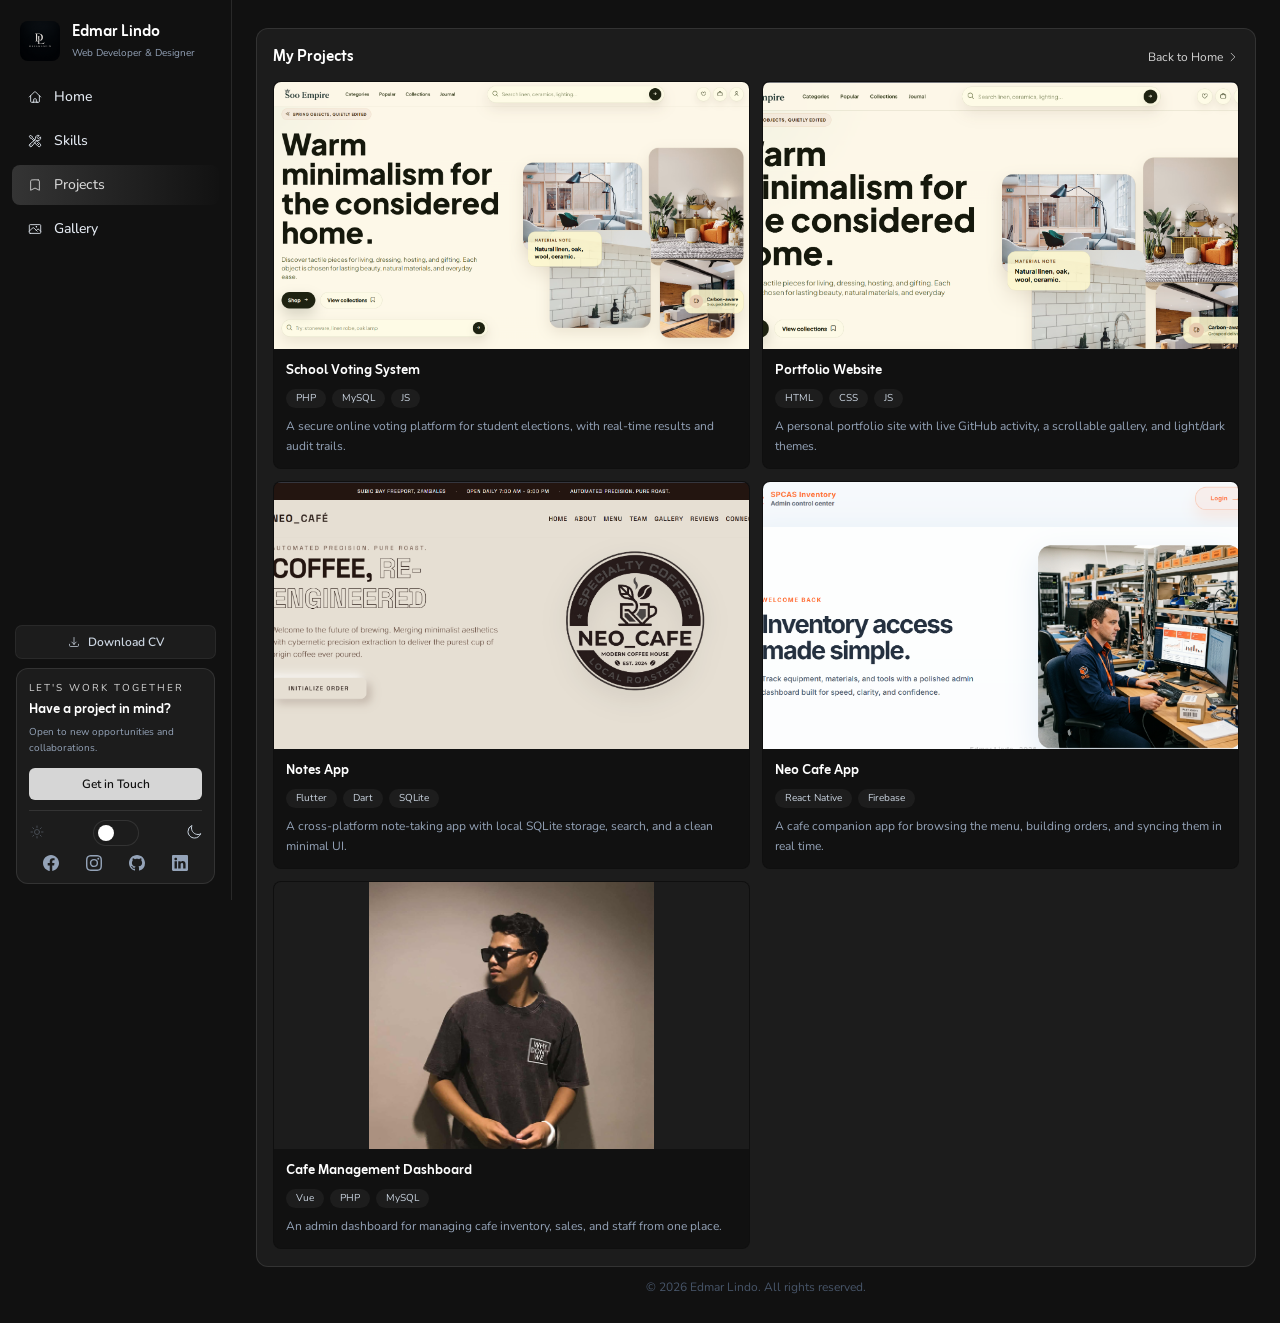
<file: projects/1.html>
<!doctype html>
<html lang="en">
  <head>
    <meta charset="UTF-8" />
    <meta name="viewport" content="width=device-width, initial-scale=1.0" />

    <title>Projects | Edmar Lindo</title>
    <meta
      name="description"
      content="A selection of projects built by Edmar Lindo — web apps, mobile apps, and dashboards across PHP, Laravel, Vue, Flutter, and React Native."
    />
    <meta name="theme-color" content="#111111" />
    <link rel="icon" href="../favicon.svg" type="image/svg+xml" />

    <!-- Open Graph / Twitter — shown whenever the site is shared on social media -->
    <meta property="og:type" content="website" />
    <meta property="og:url" content="https://neocafe-pi.vercel.app/projects/1.html" />
    <meta property="og:title" content="Edmar Lindo | Projects" />
    <meta
      property="og:description"
      content="A selection of projects built by Edmar Lindo — web apps, mobile apps, and dashboards across PHP, Laravel, Vue, Flutter, and React Native."
    />
    <meta
      property="og:image"
      content="https://neocafe-pi.vercel.app/assets/profile.png"
    />
    <meta name="twitter:card" content="summary_large_image" />
    <meta name="twitter:title" content="Edmar Lindo | Projects" />
    <meta
      name="twitter:description"
      content="A selection of projects built by Edmar Lindo — web apps, mobile apps, and dashboards across PHP, Laravel, Vue, Flutter, and React Native."
    />
    <meta
      name="twitter:image"
      content="https://neocafe-pi.vercel.app/assets/profile.png"
    />

    <script>
      document.documentElement.classList.add("js");
    </script>

    <!-- Google Fonts: Zain (elegant headings) + Nunito (rounded body text) -->
    <link rel="preconnect" href="https://fonts.googleapis.com" />
    <link rel="preconnect" href="https://fonts.gstatic.com" crossorigin />
    <link
      href="https://fonts.googleapis.com/css2?family=Zain:ital,wght@0,300;0,400;0,700;0,800;1,400&family=Nunito:ital,wght@0,400;0,500;0,600;0,700;1,400&display=swap"
      rel="stylesheet"
    />

    <!-- Tailwind CSS (pre-compiled -- much faster than the dev CDN).
         Rebuild with:  npx tailwindcss -i css/input.css -o tailwind.css --minify -->
    <link rel="stylesheet" href="../tailwind.css" />

    <style>
      html {
        scroll-behavior: smooth;
      }

      /* Anchors get a little breathing room below the top edge */
      [id] {
        scroll-margin-top: 16px;
      }

      :root {
        --ink: 17 17 17; /* #111111 - main background */
        --pine: 28 28 28; /* #1c1c1c - cards/surfaces */
        --leaf: 214 214 214; /* #d6d6d6 - subtle accent */
        --btntext: 17 17 17; /* #111111 - button text */

        --text: 245 245 243; /* #f5f5f3 - primary text */
        --muted: 155 155 155; /* #9b9b9b - secondary text */
        --border: 48 48 48; /* #303030 - borders */
      }

      html.light {
        --ink: 250 250 248; /* #fafaf8 - warm white background */
        --pine: 238 238 235; /* #eee eeb - soft gray surfaces */
        --leaf: 32 32 32; /* #202020 - dark accent */
        --btntext: 250 250 248; /* #fafaf8 - button text */

        --text: 20 20 20; /* #141414 - primary text */
        --muted: 105 105 105; /* #696969 - secondary text */
        --border: 215 215 210; /* #d7d7d2 - subtle borders */
      }

      body {
        background: rgb(var(--ink));
      }

      /* Elegant font pairing -- Zain for headings, Nunito for body */
      h1,
      h2,
      h3,
      h4,
      h5,
      h6,
      .font-display {
        font-family: "Zain", "Segoe UI", sans-serif;
      }

      /* ===== GitHub contribution heatmap ===== */
      .heatmap-scroll {
        overflow-x: auto;
        padding-bottom: 4px;
        scrollbar-width: thin;
        scrollbar-color: rgb(var(--leaf) / 0.35) transparent;
      }

      .heatmap-scroll::-webkit-scrollbar {
        width: 4px;
        height: 4px;
      }

      .heatmap-scroll::-webkit-scrollbar-track {
        background: transparent;
      }

      .heatmap-scroll::-webkit-scrollbar-thumb {
        background: rgb(var(--leaf) / 0.35);
        border-radius: 999px;
      }

      .gh-grid {
        display: grid;
        grid-auto-flow: column;
        grid-template-rows: repeat(7, 11px);
        grid-auto-columns: 11px;
        gap: 3px;
        width: max-content;
      }

      .gh-cell {
        width: 11px;
        height: 11px;
        border-radius: 2.5px;
        transition:
          transform 0.15s ease,
          box-shadow 0.15s ease;
      }

      .gh-cell:hover {
        transform: scale(1.25);
        box-shadow: 0 0 0 1px rgb(var(--leaf) / 0.5);
      }

      .gh-empty {
        background: transparent;
      }

      .gh-l0 {
        background: rgb(var(--leaf) / 0.06);
      }
      .gh-l1 {
        background: rgb(var(--leaf) / 0.25);
      }
      .gh-l2 {
        background: rgb(var(--leaf) / 0.45);
      }
      .gh-l3 {
        background: rgb(var(--leaf) / 0.7);
      }
      .gh-l4 {
        background: rgb(var(--leaf));
      }

      .gh-skel {
        background: rgb(var(--leaf) / 0.05);
        animation: ghPulse 1.5s ease-in-out infinite;
      }

      @keyframes ghPulse {
        0%,
        100% {
          opacity: 0.5;
        }
        50% {
          opacity: 1;
        }
      }

      .gh-months {
        position: relative;
        height: 14px;
        margin-bottom: 3px;
      }

      .gh-month {
        position: absolute;
        top: 0;
        font-size: 10px;
        line-height: 14px;
        color: rgb(var(--leaf) / 0.55);
        white-space: nowrap;
        user-select: none;
      }

      .gh-weekdays {
        display: grid;
        grid-template-rows: repeat(7, 11px);
        gap: 3px;
        padding-top: 17px;
      }

      .gh-weekdays span {
        font-size: 10px;
        line-height: 11px;
        color: rgb(var(--leaf) / 0.55);
        user-select: none;
      }

      /* ===== Recent Activity -- scrollable timeline ===== */
      .activity-scroll {
        max-height: 240px;
        overflow-y: auto;
        scrollbar-width: thin;
        scrollbar-color: rgb(var(--leaf) / 0.35) transparent;
      }

      .activity-scroll::-webkit-scrollbar {
        width: 4px;
      }

      .activity-scroll::-webkit-scrollbar-track {
        background: transparent;
      }

      .activity-scroll::-webkit-scrollbar-thumb {
        background: rgb(var(--leaf) / 0.35);
        border-radius: 999px;
      }

      /* ===== Featured Projects -- horizontally scrollable card row ===== */
      .projects-scroll {
        display: flex;
        gap: 12px; /* gap-3 */
        width: 100%;
        max-width: 100%;
        min-width: 0;
        overflow-x: auto;
        overflow-y: hidden;
        overscroll-behavior-x: contain;
        padding-bottom: 6px;
        scroll-snap-type: x mandatory;
        scrollbar-width: thin;
        scrollbar-color: rgb(var(--leaf) / 0.35) transparent;
      }

      .projects-scroll > * {
        flex: 0 0 auto;
        width: 240px;
        scroll-snap-align: start;
      }

      @media (min-width: 640px) {
        .projects-scroll > * {
          width: 260px;
        }
      }

      .projects-scroll::-webkit-scrollbar {
        width: 4px;
        height: 4px;
      }

      .projects-scroll::-webkit-scrollbar-track {
        background: transparent;
      }

      .projects-scroll::-webkit-scrollbar-thumb {
        background: rgb(var(--leaf) / 0.35);
        border-radius: 999px;
      }

      @media (prefers-reduced-motion: reduce) {
        .projects-scroll {
          scroll-snap-type: none;
        }
      }

      /* ===== Gallery -- horizontally scrollable image row ===== */
      .gallery-scroll {
        display: flex;
        gap: 8px; /* gap-2 */
        width: 100%;
        max-width: 100%;
        min-width: 0;
        overflow-x: auto;
        overflow-y: hidden;
        overscroll-behavior-x: contain;
        padding-bottom: 6px;
        scroll-snap-type: x mandatory;
        scrollbar-width: thin;
        scrollbar-color: rgb(var(--leaf) / 0.35) transparent;
      }

      .gallery-scroll > * {
        flex: 0 0 auto;
        width: 150px;
        scroll-snap-align: start;
      }

      @media (min-width: 640px) {
        .gallery-scroll > * {
          width: 170px;
        }
      }

      .gallery-scroll::-webkit-scrollbar {
        width: 4px;
        height: 4px;
      }

      .gallery-scroll::-webkit-scrollbar-track {
        background: transparent;
      }

      .gallery-scroll::-webkit-scrollbar-thumb {
        background: rgb(var(--leaf) / 0.35);
        border-radius: 999px;
      }

      @media (prefers-reduced-motion: reduce) {
        .gallery-scroll {
          scroll-snap-type: none;
        }
      }

      /* ===== Interactive tilt cards (Featured Projects) =====
         Cards follow the pointer in 3D (rotateX / rotateY) with a soft leaf
         glare underneath. JS feeds --rx / --ry / --gx / --gy; touch screens
         and reduced-motion users get a plain static card. */
      .tilt-card {
        position: relative;
        transform: perspective(900px) rotateX(var(--rx, 0deg)) rotateY(var(--ry, 0deg));
        will-change: transform;
      }

      .tilt-card.tilt-live {
        transition: transform 0.12s ease-out;
      }

      .tilt-card.tilt-settle {
        transition: transform 0.45s cubic-bezier(0.22, 1, 0.36, 1);
      }

      .tilt-card::after {
        content: "";
        position: absolute;
        inset: 0;
        border-radius: inherit;
        background: radial-gradient(
          circle at var(--gx, 50%) var(--gy, 50%),
          rgb(var(--leaf) / 0.14),
          transparent 65%
        );
        opacity: 0;
        transition: opacity 0.3s ease-out;
        pointer-events: none;
      }

      .tilt-card.tilt-active::after,
      .tilt-card:focus-within::after {
        opacity: 1;
      }

      @media (prefers-reduced-motion: reduce) {
        .tilt-card {
          transform: none;
          transition: none;
        }

        .tilt-card::after {
          opacity: 0;
          transition: none;
        }
      }

      /* ===== Gallery -- slow cinematic zoom + caption that slides up ===== */
      .gallery-scroll img {
        will-change: transform;
        transition: transform 600ms cubic-bezier(0.22, 1, 0.36, 1);
      }

      .gallery-scroll figure:hover img,
      .gallery-scroll figure:focus-within img {
        transform: scale(1.07);
      }

      .gallery-cap {
        position: absolute;
        left: 0;
        right: 0;
        bottom: 0;
        height: 25%;
        background: linear-gradient(
          to top,
          rgb(0 0 0 / 0.7),
          rgb(0 0 0 / 0.3)
        );
        opacity: 0;
        transform: translateY(100%);
        transition:
          opacity 220ms ease-out,
          transform 320ms cubic-bezier(0.22, 1, 0.36, 1);
        pointer-events: none;
      }

      .gallery-scroll figure:hover .gallery-cap,
      .gallery-scroll figure:focus-within .gallery-cap {
        opacity: 1;
        transform: translateY(0);
      }

      .gallery-label {
        opacity: 0;
        transform: translateY(4px);
        transition:
          opacity 200ms ease-out,
          transform 200ms ease-out;
        transition-delay: 140ms;
      }

      .gallery-scroll figure:hover .gallery-label,
      .gallery-scroll figure:focus-within .gallery-label {
        opacity: 1;
        transform: none;
      }

      @media (prefers-reduced-motion: reduce) {
        .gallery-scroll img {
          transform: none;
          transition: none;
        }

        .gallery-cap {
          opacity: 1;
          transform: none;
          transition: none;
        }

        .gallery-label {
          opacity: 1;
          transform: none;
          transition: none;
        }
      }

      /* Items fade in once as they enter the viewport / scroll area */
      html.js .activity-item {
        opacity: 0;
        transform: translateY(8px);
        transition:
          opacity 0.45s ease,
          transform 0.45s ease;
        transition-delay: var(--rd, 0ms);
      }

      html.js .activity-item.in-view {
        opacity: 1;
        transform: translateY(0);
      }

      @media (prefers-reduced-motion: reduce) {
        html.js .activity-item {
          opacity: 1;
          transform: none;
          transition: none;
        }
      }

      /* ===== Entrance animation -- plays once on initial page load ===== */
      html.js .load-item {
        opacity: 0;
      }

      html.load-ready .load-item {
        animation: riseIn 0.6s cubic-bezier(0.22, 1, 0.36, 1) both;
        animation-delay: calc(var(--d, 0) * 1ms);
      }

      @keyframes riseIn {
        from {
          opacity: 0;
          transform: translateY(12px);
        }
        to {
          opacity: 1;
          transform: translateY(0);
        }
      }

      /* Sidebar -- subtle fade + slide from the left, desktop only so the
           mobile drawer transform (-translate-x-full) is never affected */
      @media (min-width: 1024px) {
        html.js #sidebar {
          opacity: 0;
        }

        html.load-ready #sidebar {
          animation: slideInLeft 0.6s cubic-bezier(0.22, 1, 0.36, 1) both;
        }
      }

      @keyframes slideInLeft {
        from {
          opacity: 0;
          transform: translateX(-14px);
        }
        to {
          opacity: 1;
          transform: translateX(0);
        }
      }

      /* Accessibility -- show everything instantly for reduced motion */
      @media (prefers-reduced-motion: reduce) {
        html.js .load-item,
        html.js #sidebar {
          opacity: 1;
        }

        html.load-ready .load-item,
        html.load-ready #sidebar {
          animation: none;
        }
      }

      /* Hide scrollbar */
      ::-webkit-scrollbar {
        width: 6px;
      }

      ::-webkit-scrollbar-track {
        background: rgb(var(--ink));
      }

      ::-webkit-scrollbar-thumb {
        background: rgb(var(--leaf));
        border-radius: 999px;
      }

      .glass {
        background: rgb(var(--ink) / 0.82);
        backdrop-filter: blur(14px);
        -webkit-backdrop-filter: blur(14px);
      }

      .card-border {
        border: 1px solid rgb(var(--leaf) / 0.12);
      }

      .leaf-text {
        color: rgb(var(--leaf));
      }

      /* Hero profile glow -- gradient panel behind the background image */
      .hero-profile-glow {
        background: radial-gradient(
          closest-side,
          rgb(var(--leaf) / 0.3),
          rgb(var(--leaf) / 0.1) 55%,
          transparent 78%
        );
      }

      /* Light theme -- softer but still visible on the white background */
      html.light .hero-profile-glow {
        background: radial-gradient(
          closest-side,
          rgb(var(--leaf) / 0.16),
          rgb(var(--leaf) / 0.06) 55%,
          transparent 78%
        );
      }

      .sidebar-link.active {
        background: linear-gradient(
          90deg,
          rgb(var(--leaf) / 0.18),
          rgb(var(--pine) / 0.08)
        );
        color: rgb(var(--leaf));
      }

      .sidebar-link:hover {
        background: rgb(var(--leaf) / 0.08);
        color: rgb(var(--leaf));
      }

      .mobile-overlay {
        background: rgb(var(--ink) / 0.65);
        backdrop-filter: blur(2px);
      }

      /* Light theme -- neutral utilities that don't follow the tokens */
      html.light body {
        color: #334155;
      }

      html.light [class~="text-white"] {
        color: #1f2937;
      }
      html.light [class~="text-slate-200"] {
        color: #334155;
      }
      html.light [class~="text-slate-300"] {
        color: #475569;
      }
      html.light [class~="text-slate-400"] {
        color: #6b7280;
      }
      html.light [class~="text-slate-500"] {
        color: #71717a;
      }
      html.light [class~="text-slate-600"] {
        color: #4b5563;
      }
      html.light [class~="border-white/10"] {
        border-color: rgba(31, 41, 55, 0.12);
      }
      html.light [class~="bg-white/5"] {
        background-color: rgba(31, 41, 55, 0.055);
      }
      html.light #toggleCircle {
        background: #2b2b2b;
      }

      /* Theme toggle -- dim the inactive mode's icon (sun emphasized in light, moon in dark) */
      html:not(.light) #themeIconSun {
        opacity: 0.35;
      }
      html.light #themeIconMoon {
        opacity: 0.35;
      }
      html.light [class~="hover:bg-leaf"]:hover {
        background: rgb(37, 211, 43);
      }

      /* Heroicons sprite: minimalist clean stroke icons */
      .hi {
        display: inline-block;
        width: 1em;
        height: 1em;
        vertical-align: -0.125em;
        flex-shrink: 0;
      }
    </style>
  </head>

  <body class="text-slate-200 font-sans">
    <!-- HEROICONS SPRITE (minimalist clean stroke icons) -->
    <svg
      xmlns="http://www.w3.org/2000/svg"
      style="display: none"
      aria-hidden="true"
    >
      <symbol
        id="hi-home"
        viewBox="0 0 24 24"
        fill="none"
        stroke="currentColor"
        stroke-width="1.5"
      >
        <path
          stroke-linecap="round"
          stroke-linejoin="round"
          d="m2.25 12 8.954-8.955c.44-.439 1.152-.439 1.591 0L21.75 12M4.5 9.75v10.125c0 .621.504 1.125 1.125 1.125H9.75v-4.875c0-.621.504-1.125 1.125-1.125h2.25c.621 0 1.125.504 1.125 1.125V21h4.125c.621 0 1.125-.504 1.125-1.125V9.75M8.25 21h8.25"
        />
      </symbol>
      <symbol
        id="hi-user-circle"
        viewBox="0 0 24 24"
        fill="none"
        stroke="currentColor"
        stroke-width="1.5"
      >
        <path
          stroke-linecap="round"
          stroke-linejoin="round"
          d="M17.982 18.725A7.488 7.488 0 0 0 12 15.75a7.488 7.488 0 0 0-5.982 2.975m11.963 0a9 9 0 1 0-11.963 0m11.963 0A8.966 8.966 0 0 1 12 21a8.966 8.966 0 0 1-5.982-2.275M15 9.75a3 3 0 1 1-6 0 3 3 0 0 1 6 0Z"
        />
      </symbol>
      <symbol
        id="hi-identification"
        viewBox="0 0 24 24"
        fill="none"
        stroke="currentColor"
        stroke-width="1.5"
      >
        <path
          stroke-linecap="round"
          stroke-linejoin="round"
          d="M15 9h3.75M15 12h3.75M15 15h3.75M4.5 19.5h15a2.25 2.25 0 0 0 2.25-2.25V6.75A2.25 2.25 0 0 0 19.5 4.5h-15a2.25 2.25 0 0 0-2.25 2.25v10.5A2.25 2.25 0 0 0 4.5 19.5Zm6-10.125a1.875 1.875 0 1 1-3.75 0 1.875 1.875 0 0 1 3.75 0Zm1.294 6.336a6.721 6.721 0 0 1-3.17.789 6.721 6.721 0 0 1-3.168-.789 3.376 3.376 0 0 1 6.338 0Z"
        />
      </symbol>
      <symbol
        id="hi-wrench-screwdriver"
        viewBox="0 0 24 24"
        fill="none"
        stroke="currentColor"
        stroke-width="1.5"
      >
        <path
          stroke-linecap="round"
          stroke-linejoin="round"
          d="M11.42 15.17 17.25 21A2.652 2.652 0 0 0 21 17.25l-5.877-5.877M11.42 15.17l2.496-3.03c.317-.384.74-.626 1.208-.766M11.42 15.17l-4.655 5.653a2.548 2.548 0 1 1-3.586-3.586l6.837-5.63m5.108-.233c.55-.164 1.163-.188 1.743-.14a4.5 4.5 0 0 0 4.486-6.336l-3.276 3.277a3.004 3.004 0 0 1-2.25-2.25l3.276-3.276a4.5 4.5 0 0 0-6.336 4.486c.091 1.076-.071 2.264-.904 2.95l-.102.085m-1.745 1.437L5.909 7.5H4.5L2.25 3.75l1.5-1.5L7.5 4.5v1.409l4.26 4.26m-1.745 1.437 1.745-1.437m6.615 8.206L15.75 15.75M4.867 19.125h.008v.008h-.008v-.008Z"
        />
      </symbol>
      <symbol
        id="hi-server-stack"
        viewBox="0 0 24 24"
        fill="none"
        stroke="currentColor"
        stroke-width="1.5"
      >
        <path
          stroke-linecap="round"
          stroke-linejoin="round"
          d="M5.25 14.25h13.5m-13.5 0a3 3 0 0 1-3-3m3 3a3 3 0 1 0 0 6h13.5a3 3 0 1 0 0-6m-16.5-3a3 3 0 0 1 3-3h13.5a3 3 0 0 1 3 3m-19.5 0a4.5 4.5 0 0 1 .9-2.7L5.737 5.1a3.375 3.375 0 0 1 2.7-1.35h7.126c1.062 0 2.062.5 2.7 1.35l2.587 3.45a4.5 4.5 0 0 1 .9 2.7m0 0a3 3 0 0 1-3 3m0 3h.008v.008h-.008v-.008Zm0-6h.008v.008h-.008v-.008Zm-3 6h.008v.008h-.008v-.008Zm0-6h.008v.008h-.008v-.008Z"
        />
      </symbol>
      <symbol
        id="hi-squares-2x2"
        viewBox="0 0 24 24"
        fill="none"
        stroke="currentColor"
        stroke-width="1.5"
      >
        <path
          stroke-linecap="round"
          stroke-linejoin="round"
          d="M3.75 6A2.25 2.25 0 0 1 6 3.75h2.25A2.25 2.25 0 0 1 10.5 6v2.25a2.25 2.25 0 0 1-2.25 2.25H6a2.25 2.25 0 0 1-2.25-2.25V6ZM3.75 15.75A2.25 2.25 0 0 1 6 13.5h2.25a2.25 2.25 0 0 1 2.25 2.25V18a2.25 2.25 0 0 1-2.25 2.25H6A2.25 2.25 0 0 1 3.75 18v-2.25ZM13.5 6a2.25 2.25 0 0 1 2.25-2.25H18A2.25 2.25 0 0 1 20.25 6v2.25A2.25 2.25 0 0 1 18 10.5h-2.25a2.25 2.25 0 0 1-2.25-2.25V6ZM13.5 15.75a2.25 2.25 0 0 1 2.25-2.25H18a2.25 2.25 0 0 1 2.25 2.25V18A2.25 2.25 0 0 1 18 20.25h-2.25A2.25 2.25 0 0 1 13.5 18v-2.25Z"
        />
      </symbol>
      <symbol
        id="hi-folder"
        viewBox="0 0 24 24"
        fill="none"
        stroke="currentColor"
        stroke-width="1.5"
      >
        <path
          stroke-linecap="round"
          stroke-linejoin="round"
          d="M2.25 12.75V12A2.25 2.25 0 0 1 4.5 9.75h15A2.25 2.25 0 0 1 21.75 12v.75m-8.69-6.44-2.12-2.12a1.5 1.5 0 0 0-1.061-.44H4.5A2.25 2.25 0 0 0 2.25 6v12a2.25 2.25 0 0 0 2.25 2.25h15A2.25 2.25 0 0 0 21.75 18V9a2.25 2.25 0 0 0-2.25-2.25h-5.379a1.5 1.5 0 0 1-1.06-.44Z"
        />
      </symbol>
      <symbol
        id="hi-bookmark"
        viewBox="0 0 24 24"
        fill="none"
        stroke="currentColor"
        stroke-width="1.5"
      >
        <path
          stroke-linecap="round"
          stroke-linejoin="round"
          d="M17.593 3.322c1.1.128 1.907 1.077 1.907 2.185V21L12 17.25 4.5 21V5.507c0-1.108.806-2.057 1.907-2.185a48.507 48.507 0 0 1 11.186 0Z"
        />
      </symbol>
      <symbol
        id="hi-photo"
        viewBox="0 0 24 24"
        fill="none"
        stroke="currentColor"
        stroke-width="1.5"
      >
        <path
          stroke-linecap="round"
          stroke-linejoin="round"
          d="m2.25 15.75 5.159-5.159a2.25 2.25 0 0 1 3.182 0l5.159 5.159m-1.5-1.5 1.409-1.409a2.25 2.25 0 0 1 3.182 0l2.909 2.909m-18 3.75h16.5a1.5 1.5 0 0 0 1.5-1.5V6a1.5 1.5 0 0 0-1.5-1.5H3.75A1.5 1.5 0 0 0 2.25 6v12a1.5 1.5 0 0 0 1.5 1.5Zm10.5-11.25h.008v.008h-.008V8.25Zm.375 0a.375.375 0 1 1-.75 0 .375.375 0 0 1 .75 0Z"
        />
      </symbol>
      <symbol
        id="hi-clock"
        viewBox="0 0 24 24"
        fill="none"
        stroke="currentColor"
        stroke-width="1.5"
      >
        <path
          stroke-linecap="round"
          stroke-linejoin="round"
          d="M12 6v6h4.5m4.5 0a9 9 0 1 1-18 0 9 9 0 0 1 18 0Z"
        />
      </symbol>
      <symbol
        id="hi-envelope"
        viewBox="0 0 24 24"
        fill="none"
        stroke="currentColor"
        stroke-width="1.5"
      >
        <path
          stroke-linecap="round"
          stroke-linejoin="round"
          d="M21.75 6.75v10.5a2.25 2.25 0 0 1-2.25 2.25h-15a2.25 2.25 0 0 1-2.25-2.25V6.75m19.5 0A2.25 2.25 0 0 0 19.5 4.5h-15a2.25 2.25 0 0 0-2.25 2.25m19.5 0v.243a2.25 2.25 0 0 1-1.07 1.916l-7.5 4.615a2.25 2.25 0 0 1-2.36 0L3.32 8.91a2.25 2.25 0 0 1-1.07-1.916V6.75"
        />
      </symbol>
      <symbol
        id="hi-bars-3"
        viewBox="0 0 24 24"
        fill="none"
        stroke="currentColor"
        stroke-width="1.5"
      >
        <path
          stroke-linecap="round"
          stroke-linejoin="round"
          d="M3.75 6.75h16.5M3.75 12h16.5m-16.5 5.25h16.5"
        />
      </symbol>
      <symbol
        id="hi-sun"
        viewBox="0 0 24 24"
        fill="none"
        stroke="currentColor"
        stroke-width="1.5"
      >
        <path
          stroke-linecap="round"
          stroke-linejoin="round"
          d="M12 3v2.25m6.364.386-1.591 1.591M21 12h-2.25m-.386 6.364-1.591-1.591M12 18.75V21m-4.773-4.227-1.591 1.591M5.25 12H3m4.227-4.773L5.636 5.636M15.75 12a3.75 3.75 0 1 1-7.5 0 3.75 3.75 0 0 1 7.5 0Z"
        />
      </symbol>
      <symbol
        id="hi-moon"
        viewBox="0 0 24 24"
        fill="none"
        stroke="currentColor"
        stroke-width="1.5"
      >
        <path
          stroke-linecap="round"
          stroke-linejoin="round"
          d="M21.752 15.002A9.72 9.72 0 0 1 18 15.75c-5.385 0-9.75-4.365-9.75-9.75 0-1.33.266-2.597.748-3.752A9.753 9.753 0 0 0 3 11.25C3 16.635 7.365 21 12.75 21a9.753 9.753 0 0 0 9.002-5.998Z"
        />
      </symbol>
      <symbol
        id="hi-arrow-right"
        viewBox="0 0 24 24"
        fill="none"
        stroke="currentColor"
        stroke-width="1.5"
      >
        <path
          stroke-linecap="round"
          stroke-linejoin="round"
          d="M13.5 4.5 21 12m0 0-7.5 7.5M21 12H3"
        />
      </symbol>
      <symbol
        id="hi-chevron-right"
        viewBox="0 0 24 24"
        fill="none"
        stroke="currentColor"
        stroke-width="1.5"
      >
        <path
          stroke-linecap="round"
          stroke-linejoin="round"
          d="m8.25 4.5 7.5 7.5-7.5 7.5"
        />
      </symbol>
      <symbol
        id="hi-arrow-down-tray"
        viewBox="0 0 24 24"
        fill="none"
        stroke="currentColor"
        stroke-width="1.5"
      >
        <path
          stroke-linecap="round"
          stroke-linejoin="round"
          d="M3 16.5v2.25A2.25 2.25 0 0 0 5.25 21h13.5A2.25 2.25 0 0 0 21 18.75V16.5M16.5 12 12 16.5m0 0L7.5 12m4.5 4.5V3"
        />
      </symbol>

      <!-- Brand social marks (filled, currentColor) -->
      <symbol id="hi-fb" viewBox="0 0 16 16" fill="currentColor">
        <path
          d="M16 8.049c0-4.446-3.582-8.05-8-8.05C3.58 0-.002 3.603-.002 8.05c0 4.017 2.926 7.347 6.75 7.951v-5.625h-2.03V8.05H6.75V6.275c0-2.017 1.195-3.131 3.022-3.131.876 0 1.791.157 1.791.157v1.98h-1.009c-.993 0-1.303.621-1.303 1.258v1.51h2.218l-.354 2.326H9.25V16c3.824-.604 6.75-3.934 6.75-7.951"
        />
      </symbol>
      <symbol id="hi-ig" viewBox="0 0 16 16" fill="currentColor">
        <path
          d="M8 0C5.829 0 5.556.01 4.703.048 3.85.088 3.269.222 2.76.42a3.9 3.9 0 0 0-1.417.923A3.9 3.9 0 0 0 .42 2.76C.222 3.268.087 3.85.048 4.7.01 5.555 0 5.827 0 8.001c0 2.172.01 2.444.048 3.297.04.852.174 1.433.372 1.942.205.526.478.972.923 1.417.444.445.89.719 1.416.923.51.198 1.09.333 1.942.372C5.555 15.99 5.827 16 8 16s2.444-.01 3.298-.048c.851-.04 1.434-.174 1.943-.372a3.9 3.9 0 0 0 1.416-.923c.445-.445.718-.891.923-1.417.197-.509.332-1.09.372-1.942C15.99 10.445 16 10.173 16 8s-.01-2.445-.048-3.299c-.04-.851-.175-1.433-.372-1.941a3.9 3.9 0 0 0-.923-1.417A3.9 3.9 0 0 0 13.24.42c-.51-.198-1.092-.333-1.943-.372C10.443.01 10.172 0 7.998 0zm-.717 1.442h.718c2.136 0 2.389.007 3.232.046.78.035 1.204.166 1.486.275.373.145.64.319.92.599s.453.546.598.92c.11.281.24.705.275 1.485.039.843.047 1.096.047 3.231s-.008 2.389-.047 3.232c-.035.78-.166 1.203-.275 1.485a2.5 2.5 0 0 1-.599.919c-.28.28-.546.453-.92.598-.28.11-.704.24-1.485.276-.843.038-1.096.047-3.232.047s-2.39-.009-3.233-.047c-.78-.036-1.203-.166-1.485-.276a2.5 2.5 0 0 1-.92-.598 2.5 2.5 0 0 1-.6-.92c-.109-.281-.24-.705-.275-1.485-.038-.843-.046-1.096-.046-3.233s.008-2.388.046-3.231c.036-.78.166-1.204.276-1.486.145-.373.319-.64.599-.92s.546-.453.92-.598c.282-.11.705-.24 1.485-.276.738-.034 1.024-.044 2.515-.045zm4.988 1.328a.96.96 0 1 0 0 1.92.96.96 0 0 0 0-1.92m-4.27 1.122a4.109 4.109 0 1 0 0 8.217 4.109 4.109 0 0 0 0-8.217m0 1.441a2.667 2.667 0 1 1 0 5.334 2.667 2.667 0 0 1 0-5.334"
        />
      </symbol>
      <symbol id="hi-github" viewBox="0 0 16 16" fill="currentColor">
        <path
          d="M8 0C3.58 0 0 3.58 0 8c0 3.54 2.29 6.53 5.47 7.59.4.07.55-.17.55-.38 0-.19-.01-.82-.01-1.49-2.01.37-2.53-.49-2.69-.94-.09-.23-.48-.94-.82-1.13-.28-.15-.68-.52-.01-.53.63-.01 1.08.58 1.23.82.72 1.21 1.87.87 2.33.66.07-.52.28-.87.51-1.07-1.78-.2-3.64-.89-3.64-3.95 0-.87.31-1.59.82-2.15-.08-.2-.36-1.02.08-2.12 0 0 .67-.21 2.2.82.64-.18 1.32-.27 2-.27s1.36.09 2 .27c1.53-1.04 2.2-.82 2.2-.82.44 1.1.16 1.92.08 2.12.51.56.82 1.27.82 2.15 0 3.07-1.87 3.75-3.65 3.95.29.25.54.73.54 1.48 0 1.07-.01 1.93-.01 2.2 0 .21.15.46.55.38A8.01 8.01 0 0 0 16 8c0-4.42-3.58-8-8-8"
        />
      </symbol>
      <symbol id="hi-linkedin" viewBox="0 0 16 16" fill="currentColor">
        <path
          d="M0 1.146C0 .513.526 0 1.175 0h13.65C15.474 0 16 .513 16 1.146v13.708c0 .633-.526 1.146-1.175 1.146H1.175C.526 16 0 15.487 0 14.854zm4.943 12.248V6.169H2.542v7.225zm-1.2-8.212c.837 0 1.358-.554 1.358-1.248-.015-.709-.52-1.248-1.342-1.248S2.4 3.226 2.4 3.934c0 .694.521 1.248 1.327 1.248zm4.908 8.212V9.359c0-.216.016-.432.08-.586.173-.431.568-.878 1.232-.878.869 0 1.216.662 1.216 1.634v3.865h2.401V9.25c0-2.22-1.184-3.252-2.764-3.252-1.274 0-1.845.7-2.165 1.193v.025h-.016l.016-.025V6.169h-2.4c.03.678 0 7.225 0 7.225z"
        />
      </symbol>
    </svg>

    <!-- MOBILE OVERLAY -->
    <div
      id="overlay"
      class="fixed inset-0 z-40 hidden mobile-overlay lg:hidden"
      onclick="closeSidebar()"
    ></div>

    <!-- SIDEBAR -->
    <aside
      id="sidebar"
      class="fixed top-0 left-0 z-50 h-screen w-[232px] border-r border-white/10 bg-ink transition-transform duration-300 -translate-x-full lg:translate-x-0 flex flex-col"
    >
      <!-- LOGO -->
      <div class="px-5 pt-5 pb-4">
        <div class="flex items-center gap-3">
          <!-- Logo -->
          <div
            class="logo flex h-10 w-10 shrink-0 items-center justify-center overflow-hidden rounded-lg bg-leaf text-lg font-black text-btntext"
          >
            <img
              id="sidebarLogo"
              src="../sidebar-logo/dark.png"
              alt="DreamLodin logo"
              class="h-full w-full object-cover"
              data-dark="../sidebar-logo/dark.png"
              data-light="../sidebar-logo/light.png"
            />
          </div>
          <div>
            <h1 class="text-base font-semibold text-white">Edmar Lindo</h1>

            <p class="mt-0.5 text-[10px] text-slate-400">
              Web Developer & Designer
            </p>
          </div>
        </div>
      </div>

      <!-- NAVIGATION -->
      <nav class="px-3 space-y-1">
        <a
          href="../index.html"
          class="sidebar-link  flex items-center gap-3 rounded-lg px-4 py-2.5 text-sm font-medium transition"
        >
          <!-- Home -->
          <svg class="hi h-5 w-5" aria-hidden="true">
            <use href="#hi-home" />
          </svg>

          Home
        </a>

        <a
          href="../index.html#skills"
          class="sidebar-link flex items-center gap-3 rounded-lg px-4 py-2.5 text-sm font-medium transition"
        >
          <!-- Skills -->
          <svg class="hi h-5 w-5" aria-hidden="true">
            <use href="#hi-wrench-screwdriver" />
          </svg>

          Skills
        </a>

        <a
          href="./projects/1.html"
          class="sidebar-link active flex items-center gap-3 rounded-lg px-4 py-2.5 text-sm font-medium transition"
        >
          <!-- Projects -->
          <svg class="hi h-5 w-5" aria-hidden="true">
            <use href="#hi-bookmark" />
          </svg>

          Projects
        </a>

        <a
          href="../index.html#gallery"
          class="sidebar-link flex items-center gap-3 rounded-lg px-4 py-2.5 text-sm font-medium transition"
        >
          <!-- Gallery -->
          <svg class="hi h-5 w-5" aria-hidden="true">
            <use href="#hi-photo" />
          </svg>

          Gallery
        </a>
      </nav>

      <!-- SIDEBAR BOTTOM -->
      <div class="mt-auto px-4 pb-4">
        <!-- Download CV -->
        <a
          href="../cv/My_Updated_Resume_2026.pdf"
          download
          class="mb-2.5 flex items-center justify-center gap-2 rounded-md bg-pine ring-1 ring-white/10 px-4 py-2 text-xs font-semibold text-slate-300 hover:ring-leaf/50 hover:text-white transition"
        >
          <svg class="hi h-4 w-4" aria-hidden="true">
            <use href="#hi-arrow-down-tray" />
          </svg>

          Download CV
        </a>

        <!-- Let's work together card -->
        <div id="contact" class="rounded-xl border border-white/10 bg-pine p-3">
          <p class="text-[10px] tracking-[0.2em] text-leaf">
            LET'S WORK TOGETHER
          </p>

          <h2 class="mt-1 text-sm font-semibold text-white">
            Have a project in mind?
          </h2>

          <p class="mt-1 text-[10px] leading-4 text-slate-400">
            Open to new opportunities and collaborations.
          </p>

          <!-- TODO: replace hello@example.com with your real email -->
          <a
            href="mailto:hello@example.com"
            class="mt-3 inline-flex items-center justify-center rounded-md bg-leaf px-4 py-2 text-xs font-semibold text-btntext w-full hover:bg-leaf/80 transition"
          >
            Get in Touch
          </a>

          <div class="mt-2.5 h-px border-t border-white/10"></div>

          <!-- Theme toggle (minimalist -- active mode's icon at full opacity) -->
          <div class="mt-2.5 flex items-center justify-between">
            <span id="themeIconSun" class="text-slate-400 transition-opacity">
              <svg class="hi h-4.5 w-4.5" aria-hidden="true">
                <use href="#hi-sun" />
              </svg>
            </span>

            <button
              onclick="toggleTheme()"
              aria-label="Toggle dark / light mode"
              class="relative h-6 w-11 rounded-full bg-pine ring-1 ring-white/10 transition hover:bg-leaf/20"
            >
              <span
                id="toggleCircle"
                class="absolute left-1 top-1 h-4 w-4 rounded-full bg-white shadow-sm transition"
              ></span>
            </button>

            <span id="themeIconMoon" class="text-slate-300 transition-opacity">
              <svg class="hi h-4.5 w-4.5" aria-hidden="true">
                <use href="#hi-moon" />
              </svg>
            </span>
          </div>

          <!-- Social icons -->
          <div class="mt-2.5 flex justify-between text-slate-400">
            <a
              href="https://www.facebook.com/edmarlindo"
              class="flex-1 flex items-center justify-center hover:text-leaf transition"
              title="Facebook"
            >
              <svg class="hi h-4.5 w-4.5" aria-hidden="true">
                <use href="#hi-fb" />
              </svg>
            </a>

            <a
              href="https://www.instagram.com/edmarlindo"
              class="flex-1 flex items-center justify-center hover:text-leaf transition"
              title="Instagram"
            >
              <svg class="hi h-4.5 w-4.5" aria-hidden="true">
                <use href="#hi-ig" />
              </svg>
            </a>

            <a
              href="https://www.github.com/drream20"
              class="flex-1 flex items-center justify-center hover:text-leaf transition"
              title="GitHub"
            >
              <svg class="hi h-4.5 w-4.5" aria-hidden="true">
                <use href="#hi-github" />
              </svg>
            </a>

            <!-- TODO: replace with your real LinkedIn profile URL -->
            <a
              href="https://www.linkedin.com/"
              class="flex-1 flex items-center justify-center hover:text-leaf transition"
              title="LinkedIn"
            >
              <svg class="hi h-4.5 w-4.5" aria-hidden="true">
                <use href="#hi-linkedin" />
              </svg>
            </a>
          </div>
        </div>
      </div>
    </aside>

    <!-- MOBILE BUTTON -->
    <button
      onclick="openSidebar()"
      aria-label="Open navigation menu"
      class="fixed right-4 top-4 z-30 flex h-10 w-10 items-center justify-center rounded-lg border border-white/10 bg-pine text-slate-200 lg:hidden"
    >
      <svg class="hi h-5 w-5" aria-hidden="true">
        <use href="#hi-bars-3" />
      </svg>
    </button>

    <main class="min-h-screen lg:ml-[232px]">
      <div class="mx-auto max-w-[1600px] px-4 py-3 lg:px-6 lg:py-4">
 
         <section class="mt-3">
          <div
            class="load-item rounded-xl border border-white/10 bg-pine p-4"
            style="--d: 380"
          >
            <div class="flex items-center justify-between">
              <h3 class="text-base font-semibold text-white">My Projects</h3>
              <a
                href="../index.html"
                class="inline-flex items-center gap-1 text-xs text-leaf"
              >
                Back to Home
                <svg class="hi h-3 w-3" aria-hidden="true">
                  <use href="#hi-chevron-right" />
                </svg>
              </a>
            </div>

            <!-- Projects -- responsive grid -->
            <div class="mt-3 grid gap-3 sm:grid-cols-2">
              <!-- Project 1 -->
              <article
                id="project-1"
                class="tilt-card group scroll-mt-6 overflow-hidden rounded-lg border border-black/10 bg-ink transition-colors hover:border-leaf/40"
              >
                <div class="aspect-video bg-pine">
                  <img
                    src="../assets/empire.png"
                    alt="School Voting System"
                    width="640"
                    height="360"
                    loading="lazy"
                    decoding="async"
                    class="h-full w-full object-cover"
                  />
                </div>

                <div class="p-3">
                  <h3 class="text-sm font-semibold text-white">
                    School Voting System
                  </h3>
                  <div class="mt-2 flex flex-wrap gap-1.5">
                    <span
                      class="rounded-full bg-white/5 px-2.5 py-0.5 text-[10px] text-slate-300"
                      >PHP</span
                    >
                    <span
                      class="rounded-full bg-white/5 px-2.5 py-0.5 text-[10px] text-slate-300"
                      >MySQL</span
                    >
                    <span
                      class="rounded-full bg-white/5 px-2.5 py-0.5 text-[10px] text-slate-300"
                      >JS</span
                    >
                  </div>
                  <p class="mt-2 text-xs leading-5 text-slate-400">
                    A secure online voting platform for student elections, with
                    real-time results and audit trails.
                  </p>
                </div>
              </article>

              <!-- Project 2 -->
              <article
                id="project-2"
                class="tilt-card group scroll-mt-6 overflow-hidden rounded-lg border border-black/10 bg-ink transition-colors hover:border-leaf/40"
              >
                <div class="aspect-video bg-pine">
                  <img
                    src="../assets/portfolio-website.png"
                    alt="Portfolio Website"
                    width="640"
                    height="360"
                    loading="lazy"
                    decoding="async"
                    class="h-full w-full object-cover"
                  />
                </div>

                <div class="p-3">
                  <h3 class="text-sm font-semibold text-white">
                    Portfolio Website
                  </h3>
                  <div class="mt-2 flex flex-wrap gap-1.5">
                    <span
                      class="rounded-full bg-white/5 px-2.5 py-0.5 text-[10px] text-slate-300"
                      >HTML</span
                    >
                    <span
                      class="rounded-full bg-white/5 px-2.5 py-0.5 text-[10px] text-slate-300"
                      >CSS</span
                    >
                    <span
                      class="rounded-full bg-white/5 px-2.5 py-0.5 text-[10px] text-slate-300"
                      >JS</span
                    >
                  </div>
                  <p class="mt-2 text-xs leading-5 text-slate-400">
                    A personal portfolio site with live GitHub activity, a
                    scrollable gallery, and light/dark themes.
                  </p>
                </div>
              </article>
<!-- Project 3 -->
              <article
                id="project-3"
                class="tilt-card group scroll-mt-6 overflow-hidden rounded-lg border border-black/10 bg-ink transition-colors hover:border-leaf/40"
              >
                <div class="aspect-video bg-pine">
                  <img
                    src="../assets/cafe.png"
                    alt="Notes App"
                    width="640"
                    height="360"
                    loading="lazy"
                    decoding="async"
                    class="h-full w-full object-cover"
                  />
                </div>

                <div class="p-3">
                  <h3 class="text-sm font-semibold text-white">Notes App</h3>
                  <div class="mt-2 flex flex-wrap gap-1.5">
                    <span
                      class="rounded-full bg-white/5 px-2.5 py-0.5 text-[10px] text-slate-300"
                      >Flutter</span
                    >
                    <span
                      class="rounded-full bg-white/5 px-2.5 py-0.5 text-[10px] text-slate-300"
                      >Dart</span
                    >
                    <span
                      class="rounded-full bg-white/5 px-2.5 py-0.5 text-[10px] text-slate-300"
                      >SQLite</span
                    >
                  </div>
                  <p class="mt-2 text-xs leading-5 text-slate-400">
                    A cross-platform note-taking app with local SQLite storage,
                    search, and a clean minimal UI.
                  </p>
                </div>
              </article>

              <!-- Project 4 -->
              <article
                id="project-4"
                class="tilt-card group scroll-mt-6 overflow-hidden rounded-lg border border-black/10 bg-ink transition-colors hover:border-leaf/40"
              >
                <div class="aspect-video bg-pine">
                  <img
                    src="../assets/neo-cafe-app.png"
                    alt="Neo Cafe App"
                    width="640"
                    height="360"
                    loading="lazy"
                    decoding="async"
                    class="h-full w-full object-cover"
                  />
                </div>

                <div class="p-3">
                  <h3 class="text-sm font-semibold text-white">
                    Neo Cafe App
                  </h3>
                  <div class="mt-2 flex flex-wrap gap-1.5">
                    <span
                      class="rounded-full bg-white/5 px-2.5 py-0.5 text-[10px] text-slate-300"
                      >React Native</span
                    >
                    <span
                      class="rounded-full bg-white/5 px-2.5 py-0.5 text-[10px] text-slate-300"
                      >Firebase</span
                    >
                  </div>
                  <p class="mt-2 text-xs leading-5 text-slate-400">
                    A cafe companion app for browsing the menu, building orders,
                    and syncing them in real time.
                  </p>
                </div>
              </article>

              <!-- Project 5 -->
              <article
                id="project-5"
                class="tilt-card group scroll-mt-6 overflow-hidden rounded-lg border border-black/10 bg-ink transition-colors hover:border-leaf/40"
              >
                <div class="aspect-video bg-pine">
                  <img
                    src="../assets/prof.png"
                    alt="Cafe Management Dashboard"
                    width="640"
                    height="360"
                    loading="lazy"
                    decoding="async"
3---                    class="h-full w-full object-cover"
                  />
                </div>

                <div class="p-3">
                  <h3 class="text-sm font-semibold text-white">
                    Cafe Management Dashboard
                  </h3>
                  <div class="mt-2 flex flex-wrap gap-1.5">
                    <span
                      class="rounded-full bg-white/5 px-2.5 py-0.5 text-[10px] text-slate-300"
                      >Vue</span
                    >
                    <span
                      class="rounded-full bg-white/5 px-2.5 py-0.5 text-[10px] text-slate-300"
                      >PHP</span
                    >
                    <span
                      class="rounded-full bg-white/5 px-2.5 py-0.5 text-[10px] text-slate-300"
                      >MySQL</span
                    >
                  </div>
                  <p class="mt-2 text-xs leading-5 text-slate-400">
                    An admin dashboard for managing cafe inventory, sales, and
                    staff from one place.
                  </p>
                </div>
              </article>
            </div>
          </div>
</section>
 
    
        <!-- FOOTER -->
        <footer
          class="load-item py-3 text-center text-xs text-slate-600"
          style="--d: 820"
        >
          © 2026 Edmar Lindo. All rights reserved.
        </footer>
      </div>
    </main>
    <!-- JAVASCRIPT -->
    <script>
      const sidebar = document.getElementById("sidebar");
      const overlay = document.getElementById("overlay");

      function openSidebar() {
        sidebar.classList.remove("-translate-x-full");

        overlay.classList.remove("hidden");
      }

      function closeSidebar() {
        sidebar.classList.add("-translate-x-full");

        overlay.classList.add("hidden");
      }

      /* Close mobile sidebar after clicking a link */
      document.querySelectorAll("#sidebar a").forEach((link) => {
        link.addEventListener("click", () => {
          if (window.innerWidth < 1024) {
            closeSidebar();
          }
        });
      });

      /* Light / dark theme toggle -- flips the whole page via html.light */
      function readTheme() {
        try {
          return localStorage.getItem("nc-theme");
        } catch (e) {
          return null;
        }
      }

      let darkMode = readTheme() !== "light";

      function applyTheme() {
        document.documentElement.classList.toggle("light", !darkMode);

        const circle = document.getElementById("toggleCircle");
        if (circle) {
          circle.style.transform = darkMode
            ? "translateX(0)"
            : "translateX(20px)";
        }

        /* Swap the brand logo to match the active theme */
        const logo = document.getElementById("sidebarLogo");
        if (logo) {
          const src = darkMode
            ? logo.getAttribute("data-dark")
            : logo.getAttribute("data-light");
          if (src) logo.setAttribute("src", src);
        }

        /* Keep the browser chrome color in sync with the theme */
        const meta = document.querySelector('meta[name="theme-color"]');
        if (meta) {
          meta.setAttribute("content", darkMode ? "#111111" : "#fafaf8");
        }

        try {
          localStorage.setItem("nc-theme", darkMode ? "dark" : "light");
        } catch (e) {}
      }

      function toggleTheme() {
        darkMode = !darkMode;
        applyTheme();
      }

      applyTheme();

      /* Interactive tilt for Featured Project cards --
         fine & precise pointers only; touch devices and reduced-motion users
         get a plain card (the CSS also guards reduced-motion). */
      (function () {
        var cards = document.querySelectorAll(".tilt-card");
        if (!cards.length) return;

        var fine;
        var rm;
        try {
          fine = window.matchMedia("(hover: hover) and (pointer: fine)").matches;
        } catch (e) {
          fine = false;
        }
        try {
          rm = window.matchMedia("(prefers-reduced-motion: reduce)").matches;
        } catch (e) {
          rm = false;
        }
        if (!fine || rm) return;

        var MAX_X = 8; /* rotateX degrees -- vertical movement */
        var MAX_Y = 10; /* rotateY degrees -- horizontal movement */

        cards.forEach(function (card) {
          card.addEventListener(
            "pointerenter",
            function () {
              card.classList.add("tilt-active", "tilt-live");
              card.classList.remove("tilt-settle");
            },
            { passive: true },
          );

          card.addEventListener(
            "pointermove",
            function (e) {
              var r = card.getBoundingClientRect();
              var px = (e.clientX - r.left) / r.width;
              var py = (e.clientY - r.top) / r.height;

              card.style.setProperty("--rx", MAX_X * (0.5 - py) + "deg");
              card.style.setProperty("--ry", MAX_Y * (px - 0.5) + "deg");
              card.style.setProperty("--gx", px * 100 + "%");
              card.style.setProperty("--gy", py * 100 + "%");
            },
            { passive: true },
          );

          card.addEventListener(
            "pointerleave",
            function () {
              card.classList.remove("tilt-active", "tilt-live");
              card.classList.add("tilt-settle");
              card.style.setProperty("--rx", "0deg");
              card.style.setProperty("--ry", "0deg");
            },
            { passive: true },
          );
        });
      })();

      /* GitHub contribution heatmap -- live data for drream20, cached fallback */
      (function () {
        var USER = "drream20";
        var API =
          "https://github-contributions-api.jogruber.de/v4/" + USER + "?y=last";
        var CACHE_KEY = "gh-contrib-" + USER;
        var PROFILE = "https://github.com/drream20";
        var gridEl = document.getElementById("gh-grid");
        var wrapEl = document.getElementById("gh-heatmap");
        var totalEl = document.getElementById("gh-total");
        if (!gridEl || !wrapEl) return;

        function skeleton() {
          var html = "";
          for (var i = 0; i < 53 * 7; i++)
            html += '<span class="gh-cell gh-skel"></span>';
          gridEl.innerHTML = html;
        }

        function fmtDate(iso) {
          return new Date(iso + "T00:00:00").toLocaleDateString(undefined, {
            weekday: "short",
            month: "short",
            day: "numeric",
            year: "numeric",
          });
        }

        function stats(data) {
          var days = data.contributions || [];
          var total =
            (data.total && data.total.lastYear) ||
            days.reduce(function (s, d) {
              return s + d.count;
            }, 0);
          var active = days.filter(function (d) {
            return d.count > 0;
          }).length;
          var best = 0;
          days.forEach(function (d) {
            if (d.count > best) best = d.count;
          });
          return { total: total, active: active, best: best };
        }

        function render(data) {
          var days = data.contributions || [];
          if (!days.length) {
            showError();
            return;
          }

          // Pad so the first column starts on Sunday, GitHub style
          var firstDow = new Date(days[0].date + "T00:00:00").getDay();
          var weeks = [],
            week = [];
          for (var i = 0; i < firstDow; i++) week.push(null);
          days.forEach(function (d) {
            week.push(d);
            if (week.length === 7) {
              weeks.push(week);
              week = [];
            }
          });
          if (week.length) {
            while (week.length < 7) week.push(null);
            weeks.push(week);
          }

          // Month labels -- shown where a new month begins
          var monthsHtml = "",
            lastMonth = -1;
          weeks.forEach(function (wk, wi) {
            for (var ri = 0; ri < 7; ri++) {
              var d = wk[ri];
              if (!d) continue;
              var dt = new Date(d.date + "T00:00:00");
              if (dt.getMonth() !== lastMonth && dt.getDate() <= 7) {
                lastMonth = dt.getMonth();
                monthsHtml +=
                  '<span class="gh-month" style="left:' +
                  wi * 14 +
                  'px">' +
                  dt.toLocaleDateString(undefined, { month: "short" }) +
                  "</span>";
                break;
              }
            }
          });

          // Day cells
          var cellsHtml = "";
          weeks.forEach(function (wk) {
            wk.forEach(function (d) {
              if (!d) {
                cellsHtml += '<span class="gh-cell gh-empty"></span>';
                return;
              }
              var lvl = Math.max(0, Math.min(4, d.level | 0));
              cellsHtml +=
                '<span class="gh-cell gh-l' +
                lvl +
                '" title="' +
                d.count +
                (d.count === 1 ? " contribution" : " contributions") +
                " on " +
                fmtDate(d.date) +
                '"></span>';
            });
          });

          wrapEl.innerHTML =
            '<div class="flex gap-1.5">' +
            '<div class="gh-weekdays" aria-hidden="true"><span></span><span>Mon</span><span></span><span>Wed</span><span></span><span>Fri</span><span></span></div>' +
            "<div>" +
            '<div class="gh-months">' +
            monthsHtml +
            "</div>" +
            '<div class="gh-grid">' +
            cellsHtml +
            "</div>" +
            "</div>" +
            "</div>";

          var s = stats(data);
          document.getElementById("gh-stat-total").textContent =
            s.total.toLocaleString();
          document.getElementById("gh-stat-active").textContent =
            s.active.toLocaleString();
          document.getElementById("gh-stat-best").textContent =
            s.best.toLocaleString();
          totalEl.textContent =
            s.total === 0
              ? "No public contributions in the last year yet."
              : s.total.toLocaleString() +
                " public contributions in the last year.";
        }

        function showError() {
          wrapEl.innerHTML =
            '<div class="rounded-lg border border-white/10 bg-white/5 px-4 py-6 text-center">' +
            '<p class="text-xs text-slate-400">Contribution data is unavailable right now.</p>' +
            '<a href="' +
            PROFILE +
            '" target="_blank" rel="noopener noreferrer" class="mt-2 inline-block text-xs text-leaf hover:underline">View profile on GitHub →</a>' +
            "</div>";
          totalEl.textContent = "Contribution data unavailable.";
        }

        function load() {
          skeleton();
          fetch(API)
            .then(function (r) {
              if (!r.ok) throw new Error("HTTP " + r.status);
              return r.json();
            })
            .then(function (data) {
              try {
                localStorage.setItem(
                  CACHE_KEY,
                  JSON.stringify({ ts: Date.now(), data: data }),
                );
              } catch (e) {
                /* storage unavailable */
              }
              render(data);
            })
            .catch(function () {
              try {
                var cached = JSON.parse(
                  localStorage.getItem(CACHE_KEY) || "null",
                );
                if (cached && cached.data) {
                  render(cached.data);
                  return;
                }
              } catch (e) {
                /* fall through to error */
              }
              showError();
            });
        }

        load();
      })();

      /* Recent Activity -- reveal items once as they scroll into view */
      (function () {
        var items = document.querySelectorAll(".activity-item");
        if (!items.length) return;
        if (window.matchMedia("(prefers-reduced-motion: reduce)").matches) {
          items.forEach(function (el) {
            el.classList.add("in-view");
          });
          return;
        }
        var observer = new IntersectionObserver(
          function (entries) {
            entries.forEach(function (entry) {
              if (entry.isIntersecting) {
                entry.target.classList.add("in-view");
                observer.unobserve(entry.target);
              }
            });
          },
          { threshold: 0.15 },
        );
        items.forEach(function (el, i) {
          el.style.setProperty("--rd", (i % 10) * 40 + "ms");
          observer.observe(el);
        });
      })();

      /* Entrance animation -- runs once per page load, never re-triggers on scroll */
      requestAnimationFrame(function () {
        requestAnimationFrame(function () {
          document.documentElement.classList.add("load-ready");
        });
      });
    </script>
  </body>
</html>
</file>
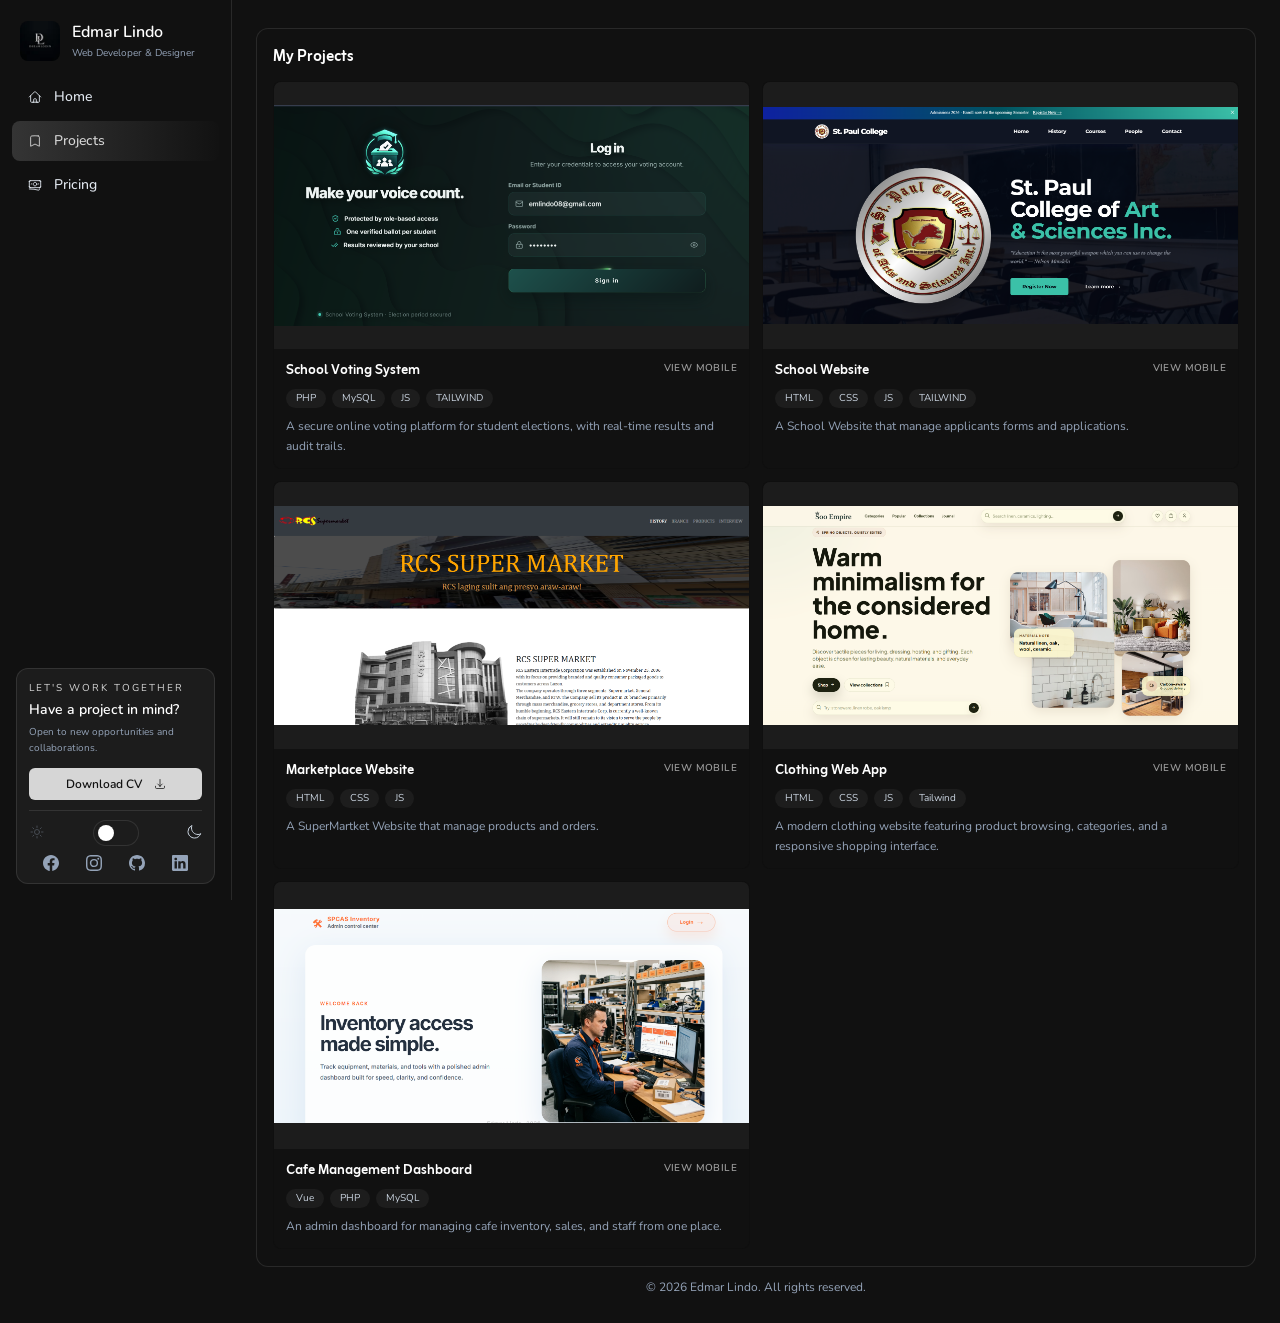
<file: projects/projects.html>
<!doctype html>
<html lang="en">
  <head>
    <meta charset="UTF-8" />
    <meta name="viewport" content="width=device-width, initial-scale=1.0" />

    <title>Projects | Edmar Lindo</title>
    <meta
      name="description"
      content="A selection of projects built by Edmar Lindo — web apps, mobile apps, and dashboards across PHP, Laravel, Vue, Flutter, and React Native."
    />
    <meta name="theme-color" content="#111111" />
    <link rel="icon" href="../favicon.svg" type="image/svg+xml" />

    <!-- Open Graph / Twitter — shown whenever the site is shared on social media -->
    <meta property="og:type" content="website" />
    <meta property="og:url" content="https://neocafe-pi.vercel.app/projects/projects.html" />
    <meta property="og:title" content="Edmar Lindo | Projects" />
    <meta
      property="og:description"
      content="A selection of projects built by Edmar Lindo — web apps, mobile apps, and dashboards across PHP, Laravel, Vue, Flutter, and React Native."
    />
    <meta
      property="og:image"
      content="https://neocafe-pi.vercel.app/assets/profile.webp"
    />
    <meta name="twitter:card" content="summary_large_image" />
    <meta name="twitter:title" content="Edmar Lindo | Projects" />
    <meta
      name="twitter:description"
      content="A selection of projects built by Edmar Lindo — web apps, mobile apps, and dashboards across PHP, Laravel, Vue, Flutter, and React Native."
    />
    <meta
      name="twitter:image"
      content="https://neocafe-pi.vercel.app/assets/profile.webp"
    />

    <script>
      document.documentElement.classList.add("js");
    </script>

    <!-- Google Fonts: Zain (elegant headings) + Nunito (rounded body text) -->
    <link rel="preconnect" href="https://fonts.googleapis.com" />
    <link rel="preconnect" href="https://fonts.gstatic.com" crossorigin />
    <link
      href="https://fonts.googleapis.com/css2?family=Zain:ital,wght@0,300;0,400;0,700;0,800;1,400&family=Nunito:ital,wght@0,400;0,500;0,600;0,700;1,400&display=swap"
      rel="stylesheet"
    />

    <!-- Tailwind CSS (pre-compiled -- much faster than the dev CDN).
         Rebuild with:  npx tailwindcss -i css/input.css -o tailwind.css --minify -->
    <link rel="stylesheet" href="../tailwind.css" />

    <style>
      html {
        scroll-behavior: smooth;
      }

      /* Anchors get a little breathing room below the top edge */
      [id] {
        scroll-margin-top: 16px;
      }

      :root {
        --ink: 17 17 17; /* #111111 - main background */
        --pine: 28 28 28; /* #1c1c1c - cards/surfaces */
        --leaf: 214 214 214; /* #d6d6d6 - subtle accent */
        --btntext: 17 17 17; /* #111111 - button text */

        --text: 245 245 243; /* #f5f5f3 - primary text */
        --muted: 155 155 155; /* #9b9b9b - secondary text */
        --border: 48 48 48; /* #303030 - borders */
      }

      html.light {
        --ink: 250 250 248; /* #fafaf8 - warm white background */
        --pine: 238 238 235; /* #eee eeb - soft gray surfaces */
        --leaf: 32 32 32; /* #202020 - dark accent */
        --btntext: 250 250 248; /* #fafaf8 - button text */

        --text: 20 20 20; /* #141414 - primary text */
        --muted: 105 105 105; /* #696969 - secondary text */
        --border: 215 215 210; /* #d7d7d2 - subtle borders */
      }

      body {
        background: rgb(var(--ink));
      }

      /* Elegant font pairing -- Zain for headings, Nunito for body */
      h1,
      h2,
      h3,
      h4,
      h5,
      h6,
      .font-display {
        font-family: "Zain", "Segoe UI", sans-serif;
      }

      /* ===== GitHub contribution heatmap ===== */
      .heatmap-scroll {
        overflow-x: auto;
        padding-bottom: 4px;
        scrollbar-width: thin;
        scrollbar-color: rgb(var(--leaf) / 0.35) transparent;
      }

      .heatmap-scroll::-webkit-scrollbar {
        width: 4px;
        height: 4px;
      }

      .heatmap-scroll::-webkit-scrollbar-track {
        background: transparent;
      }

      .heatmap-scroll::-webkit-scrollbar-thumb {
        background: rgb(var(--leaf) / 0.35);
        border-radius: 999px;
      }

      .gh-grid {
        display: grid;
        grid-auto-flow: column;
        grid-template-rows: repeat(7, 11px);
        grid-auto-columns: 11px;
        gap: 3px;
        width: max-content;
      }

      .gh-cell {
        width: 11px;
        height: 11px;
        border-radius: 2.5px;
        transition:
          transform 0.15s ease,
          box-shadow 0.15s ease;
      }

      .gh-cell:hover {
        transform: scale(1.25);
        box-shadow: 0 0 0 1px rgb(var(--leaf) / 0.5);
      }

      .gh-empty {
        background: transparent;
      }

      .gh-l0 {
        background: rgb(var(--leaf) / 0.06);
      }
      .gh-l1 {
        background: rgb(var(--leaf) / 0.25);
      }
      .gh-l2 {
        background: rgb(var(--leaf) / 0.45);
      }
      .gh-l3 {
        background: rgb(var(--leaf) / 0.7);
      }
      .gh-l4 {
        background: rgb(var(--leaf));
      }

      .gh-skel {
        background: rgb(var(--leaf) / 0.05);
        animation: ghPulse 1.5s ease-in-out infinite;
      }

      @keyframes ghPulse {
        0%,
        100% {
          opacity: 0.5;
        }
        50% {
          opacity: 1;
        }
      }

      .gh-months {
        position: relative;
        height: 14px;
        margin-bottom: 3px;
      }

      .gh-month {
        position: absolute;
        top: 0;
        font-size: 10px;
        line-height: 14px;
        color: rgb(var(--leaf) / 0.55);
        white-space: nowrap;
        user-select: none;
      }

      .gh-weekdays {
        display: grid;
        grid-template-rows: repeat(7, 11px);
        gap: 3px;
        padding-top: 17px;
      }

      .gh-weekdays span {
        font-size: 10px;
        line-height: 11px;
        color: rgb(var(--leaf) / 0.55);
        user-select: none;
      }

      /* ===== Recent Activity -- scrollable timeline ===== */
      .activity-scroll {
        max-height: 240px;
        overflow-y: auto;
        scrollbar-width: thin;
        scrollbar-color: rgb(var(--leaf) / 0.35) transparent;
      }

      .activity-scroll::-webkit-scrollbar {
        width: 4px;
      }

      .activity-scroll::-webkit-scrollbar-track {
        background: transparent;
      }

      .activity-scroll::-webkit-scrollbar-thumb {
        background: rgb(var(--leaf) / 0.35);
        border-radius: 999px;
      }

      /* ===== Featured Projects -- horizontally scrollable card row ===== */
      .projects-scroll {
        display: flex;
        gap: 12px; /* gap-3 */
        width: 100%;
        max-width: 100%;
        min-width: 0;
        overflow-x: auto;
        overflow-y: hidden;
        overscroll-behavior-x: contain;
        padding-bottom: 6px;
        scroll-snap-type: x mandatory;
        scrollbar-width: thin;
        scrollbar-color: rgb(var(--leaf) / 0.35) transparent;
      }

      .projects-scroll > * {
        flex: 0 0 auto;
        width: 240px;
        scroll-snap-align: start;
      }

      @media (min-width: 640px) {
        .projects-scroll > * {
          width: 260px;
        }
      }

      .projects-scroll::-webkit-scrollbar {
        width: 4px;
        height: 4px;
      }

      .projects-scroll::-webkit-scrollbar-track {
        background: transparent;
      }

      .projects-scroll::-webkit-scrollbar-thumb {
        background: rgb(var(--leaf) / 0.35);
        border-radius: 999px;
      }

      @media (prefers-reduced-motion: reduce) {
        .projects-scroll {
          scroll-snap-type: none;
        }
      }

      /* ===== Gallery -- horizontally scrollable image row ===== */
      .gallery-scroll {
        display: flex;
        gap: 8px; /* gap-2 */
        width: 100%;
        max-width: 100%;
        min-width: 0;
        overflow-x: auto;
        overflow-y: hidden;
        overscroll-behavior-x: contain;
        padding-bottom: 6px;
        scroll-snap-type: x mandatory;
        scrollbar-width: thin;
        scrollbar-color: rgb(var(--leaf) / 0.35) transparent;
      }

      .gallery-scroll > * {
        flex: 0 0 auto;
        width: 150px;
        scroll-snap-align: start;
      }

      @media (min-width: 640px) {
        .gallery-scroll > * {
          width: 170px;
        }
      }

      .gallery-scroll::-webkit-scrollbar {
        width: 4px;
        height: 4px;
      }

      .gallery-scroll::-webkit-scrollbar-track {
        background: transparent;
      }

      .gallery-scroll::-webkit-scrollbar-thumb {
        background: rgb(var(--leaf) / 0.35);
        border-radius: 999px;
      }

      @media (prefers-reduced-motion: reduce) {
        .gallery-scroll {
          scroll-snap-type: none;
        }
      }

      /* ===== "View Mobile" preview -- phone frame popover (hover / tap) =====
         Rendered at body level and positioned from JS: .tilt-card always
         carries a transform, so a popover living inside a card would be
         clipped by its overflow-hidden and offset from the trigger. */
      .mobile-popover {
        position: fixed;
        top: 0;
        left: 0;
        z-index: 70;
        /* The frame hugs the screenshot: the <img> below carries the size caps,
           so no fixed width is needed and it fits any screen. */
        width: auto;
        max-width: calc(100vw - 16px);
        border-radius: 16px;
        /* border: 3px solid rgb(var(--border)); */
        /* background: rgb(var(--pine)); */
        overflow: hidden;
        /* box-shadow: 0 18px 40px -12px rgb(0 0 0 / 0.55); */
        pointer-events: none; /* the preview never steals the pointer */
        visibility: hidden;
        opacity: 0;
        transform: translateY(-6px) scale(0.96);
        transition:
          opacity 300ms ease-out,
          transform 300ms cubic-bezier(0.22, 1, 0.36, 1);
      }

      .mobile-popover.is-open {
        visibility: visible;
        opacity: 1;
        transform: none;
      }

      /* A touch-opened frame swallows its own taps so they cannot reach the
         card link underneath */
      .mobile-popover.is-touch {
        pointer-events: auto;
      }

      .mobile-popover img {
        display: block;
        width: auto;
        height: auto;
        /* Scaled to fit: 150 x 325 on desktop, proportionally smaller on
           phones, and capped in landscape so the frame never overflows. */
        max-width: clamp(120px, 38vw, 150px);
        max-height: min(56vh, 325px);
        max-height: min(56dvh, 325px); /* dvh where supported */
        object-fit: contain;
      }

      /* Trigger -- plain text button sitting in the top-right corner of .p-3 */
      .view-mobile-btn {
        border: 0;
        background: none;
        padding: 0;
        font-family: inherit;
        font-size: 10px;
        font-weight: 600;
        letter-spacing: 0.04em;
        text-transform: uppercase;
        color: rgb(var(--muted));
        cursor: pointer;
        transition: color 160ms ease-out;
      }

      .view-mobile-btn:hover,
      .view-mobile-btn:focus-visible {
        color: rgb(var(--leaf));
      }

      @media (prefers-reduced-motion: reduce) {
        .mobile-popover {
          transition: none;
        }
      }

      /* ===== Interactive tilt cards (Featured Projects) =====
         Cards follow the pointer in 3D (rotateX / rotateY) with a soft leaf
         glare underneath. JS feeds --rx / --ry / --gx / --gy; touch screens
         and reduced-motion users get a plain static card. */
      .tilt-card {
        position: relative;
        transform: perspective(900px) rotateX(var(--rx, 0deg)) rotateY(var(--ry, 0deg));
        will-change: transform;
      }

      .tilt-card.tilt-live {
        transition: transform 0.12s ease-out;
      }

      .tilt-card.tilt-settle {
        transition: transform 0.45s cubic-bezier(0.22, 1, 0.36, 1);
      }

      .tilt-card::after {
        content: "";
        position: absolute;
        inset: 0;
        border-radius: inherit;
        background: radial-gradient(
          circle at var(--gx, 50%) var(--gy, 50%),
          rgb(var(--leaf) / 0.14),
          transparent 65%
        );
        opacity: 0;
        transition: opacity 0.3s ease-out;
        pointer-events: none;
      }

      .tilt-card.tilt-active::after,
      .tilt-card:focus-within::after {
        opacity: 1;
      }

      @media (prefers-reduced-motion: reduce) {
        .tilt-card {
          transform: none;
          transition: none;
        }

        .tilt-card::after {
          opacity: 0;
          transition: none;
        }
      }

      /* ===== Gallery -- slow cinematic zoom + caption that slides up ===== */
      .gallery-scroll img {
        will-change: transform;
        transition: transform 600ms cubic-bezier(0.22, 1, 0.36, 1);
      }

      .gallery-scroll figure:hover img,
      .gallery-scroll figure:focus-within img {
        transform: scale(1.07);
      }

      .gallery-cap {
        position: absolute;
        left: 0;
        right: 0;
        bottom: 0;
        height: 25%;
        background: linear-gradient(
          to top,
          rgb(0 0 0 / 0.7),
          rgb(0 0 0 / 0.3)
        );
        opacity: 0;
        transform: translateY(100%);
        transition:
          opacity 220ms ease-out,
          transform 320ms cubic-bezier(0.22, 1, 0.36, 1);
        pointer-events: none;
      }

      .gallery-scroll figure:hover .gallery-cap,
      .gallery-scroll figure:focus-within .gallery-cap {
        opacity: 1;
        transform: translateY(0);
      }

      .gallery-label {
        opacity: 0;
        transform: translateY(4px);
        transition:
          opacity 200ms ease-out,
          transform 200ms ease-out;
        transition-delay: 140ms;
      }

      .gallery-scroll figure:hover .gallery-label,
      .gallery-scroll figure:focus-within .gallery-label {
        opacity: 1;
        transform: none;
      }

      @media (prefers-reduced-motion: reduce) {
        .gallery-scroll img {
          transform: none;
          transition: none;
        }

        .gallery-cap {
          opacity: 1;
          transform: none;
          transition: none;
        }

        .gallery-label {
          opacity: 1;
          transform: none;
          transition: none;
        }
      }

      /* Items fade in once as they enter the viewport / scroll area */
      html.js .activity-item {
        opacity: 0;
        transform: translateY(8px);
        transition:
          opacity 0.45s ease,
          transform 0.45s ease;
        transition-delay: var(--rd, 0ms);
      }

      html.js .activity-item.in-view {
        opacity: 1;
        transform: translateY(0);
      }

      @media (prefers-reduced-motion: reduce) {
        html.js .activity-item {
          opacity: 1;
          transform: none;
          transition: none;
        }
      }

      /* ===== Entrance animation -- plays once on initial page load ===== */
      html.js .load-item {
        opacity: 0;
      }

      html.load-ready .load-item {
        animation: riseIn 0.6s cubic-bezier(0.22, 1, 0.36, 1) both;
        animation-delay: calc(var(--d, 0) * 1ms);
      }

      @keyframes riseIn {
        from {
          opacity: 0;
          transform: translateY(12px);
        }
        to {
          opacity: 1;
          transform: translateY(0);
        }
      }

      /* Sidebar -- subtle fade + slide from the left, desktop only so the
           mobile drawer transform (-translate-x-full) is never affected */
      @media (min-width: 1024px) {
        html.js #sidebar {
          opacity: 0;
        }

        html.load-ready #sidebar {
          animation: slideInLeft 0.6s cubic-bezier(0.22, 1, 0.36, 1) both;
        }
      }

      @keyframes slideInLeft {
        from {
          opacity: 0;
          transform: translateX(-14px);
        }
        to {
          opacity: 1;
          transform: translateX(0);
        }
      }

      /* Accessibility -- show everything instantly for reduced motion */
      @media (prefers-reduced-motion: reduce) {
        html.js .load-item,
        html.js #sidebar {
          opacity: 1;
        }

        html.load-ready .load-item,
        html.load-ready #sidebar {
          animation: none;
        }
      }

      /* Hide scrollbar */
      ::-webkit-scrollbar {
        width: 6px;
      }

      ::-webkit-scrollbar-track {
        background: rgb(var(--ink));
      }

      ::-webkit-scrollbar-thumb {
        background: rgb(var(--leaf));
        border-radius: 999px;
      }

      .glass {
        background: rgb(var(--ink) / 0.82);
        backdrop-filter: blur(14px);
        -webkit-backdrop-filter: blur(14px);
      }

      .card-border {
        border: 1px solid rgb(var(--leaf) / 0.12);
      }

      .leaf-text {
        color: rgb(var(--leaf));
      }

      /* Hero profile glow -- gradient panel behind the background image */
      .hero-profile-glow {
        background: radial-gradient(
          closest-side,
          rgb(var(--leaf) / 0.3),
          rgb(var(--leaf) / 0.1) 55%,
          transparent 78%
        );
      }

      /* Light theme -- softer but still visible on the white background */
      html.light .hero-profile-glow {
        background: radial-gradient(
          closest-side,
          rgb(var(--leaf) / 0.16),
          rgb(var(--leaf) / 0.06) 55%,
          transparent 78%
        );
      }

      .sidebar-link.active {
        background: linear-gradient(
          90deg,
          rgb(var(--leaf) / 0.18),
          rgb(var(--pine) / 0.08)
        );
        color: rgb(var(--leaf));
      }

      .sidebar-link:hover {
        background: rgb(var(--leaf) / 0.08);
        color: rgb(var(--leaf));
      }

      .mobile-overlay {
        background: rgb(var(--ink) / 0.65);
        backdrop-filter: blur(2px);
      }

      /* Light theme -- neutral utilities that don't follow the tokens */
      html.light body {
        color: #334155;
      }

      html.light [class~="text-white"] {
        color: #1f2937;
      }
      html.light [class~="text-slate-200"] {
        color: #334155;
      }
      html.light [class~="text-slate-300"] {
        color: #475569;
      }
      html.light [class~="text-slate-400"] {
        color: #6b7280;
      }
      html.light [class~="text-slate-500"] {
        color: #71717a;
      }
      html.light [class~="text-slate-600"] {
        color: #4b5563;
      }
      html.light [class~="border-white/10"] {
        border-color: rgba(31, 41, 55, 0.12);
      }
      html.light [class~="bg-white/5"] {
        background-color: rgba(31, 41, 55, 0.055);
      }
      html.light #toggleCircle {
        background: #2b2b2b;
      }

      /* Theme toggle -- dim the inactive mode's icon (sun emphasized in light, moon in dark) */
      html:not(.light) #themeIconSun {
        opacity: 0.35;
      }
      html.light #themeIconMoon {
        opacity: 0.35;
      }
      html.light [class~="hover:bg-leaf"]:hover {
        background: rgb(var(--leaf) / 0.12);
      }

      /* Heroicons sprite: minimalist clean stroke icons */
      .hi {
        display: inline-block;
        width: 1em;
        height: 1em;
        vertical-align: -0.125em;
        flex-shrink: 0;
      }

      /* ===== Accessibility hardening ===== */
      /* Keyboard focus ring */
      a:focus-visible,
      button:focus-visible,
      [tabindex]:focus-visible {
        outline: 2px solid rgb(var(--leaf));
        outline-offset: 2px;
      }

      /* Skip link -- hidden until focused */
      .skip-link {
        position: absolute;
        left: 12px;
        top: 12px;
        transform: translateY(-150%);
        background: rgb(var(--ink));
        color: rgb(var(--leaf));
        padding: 9px 16px;
        border-radius: 8px;
        font-size: 12px;
        font-weight: 700;
        z-index: 999;
      }
      .skip-link:focus {
        transform: translateY(0);
      }

      .gallery-scroll figure:focus-visible {
        outline: 2px solid rgb(var(--leaf));
        outline-offset: 2px;
      }

      /* Reduced motion -- stop the infinite stats-card float */
      @media (prefers-reduced-motion: reduce) {
        #stats-card,
        .stats {
          animation: none;
          will-change: auto;
        }
      }

    </style>
    <script type="application/ld+json">
      {
        "@context": "https://schema.org",
        "@type": "Person",
        "name": "Edmar Lindo",
        "jobTitle": "Web Developer & Designer",
        "url": "https://neocafe-pi.vercel.app/",
        "sameAs": [
          "https://www.facebook.com/edmarlindo",
          "https://www.instagram.com/edmarlindo",
          "https://www.github.com/drream20"
        ]
      }
    </script>
  </head>

  <body class="text-slate-200 font-sans">
    <a href="#main" class="skip-link">Skip to content</a>
    <!-- HEROICONS SPRITE (minimalist clean stroke icons) -->
    <svg
      xmlns="http://www.w3.org/2000/svg"
      style="display: none"
      aria-hidden="true"
    >
      <symbol
        id="hi-home"
        viewBox="0 0 24 24"
        fill="none"
        stroke="currentColor"
        stroke-width="1.5"
      >
        <path
          stroke-linecap="round"
          stroke-linejoin="round"
          d="m2.25 12 8.954-8.955c.44-.439 1.152-.439 1.591 0L21.75 12M4.5 9.75v10.125c0 .621.504 1.125 1.125 1.125H9.75v-4.875c0-.621.504-1.125 1.125-1.125h2.25c.621 0 1.125.504 1.125 1.125V21h4.125c.621 0 1.125-.504 1.125-1.125V9.75M8.25 21h8.25"
        />
      </symbol>
      <symbol
        id="hi-user-circle"
        viewBox="0 0 24 24"
        fill="none"
        stroke="currentColor"
        stroke-width="1.5"
      >
        <path
          stroke-linecap="round"
          stroke-linejoin="round"
          d="M17.982 18.725A7.488 7.488 0 0 0 12 15.75a7.488 7.488 0 0 0-5.982 2.975m11.963 0a9 9 0 1 0-11.963 0m11.963 0A8.966 8.966 0 0 1 12 21a8.966 8.966 0 0 1-5.982-2.275M15 9.75a3 3 0 1 1-6 0 3 3 0 0 1 6 0Z"
        />
      </symbol>
      <symbol
        id="hi-identification"
        viewBox="0 0 24 24"
        fill="none"
        stroke="currentColor"
        stroke-width="1.5"
      >
        <path
          stroke-linecap="round"
          stroke-linejoin="round"
          d="M15 9h3.75M15 12h3.75M15 15h3.75M4.5 19.5h15a2.25 2.25 0 0 0 2.25-2.25V6.75A2.25 2.25 0 0 0 19.5 4.5h-15a2.25 2.25 0 0 0-2.25 2.25v10.5A2.25 2.25 0 0 0 4.5 19.5Zm6-10.125a1.875 1.875 0 1 1-3.75 0 1.875 1.875 0 0 1 3.75 0Zm1.294 6.336a6.721 6.721 0 0 1-3.17.789 6.721 6.721 0 0 1-3.168-.789 3.376 3.376 0 0 1 6.338 0Z"
        />
      </symbol>
      <symbol
        id="hi-wrench-screwdriver"
        viewBox="0 0 24 24"
        fill="none"
        stroke="currentColor"
        stroke-width="1.5"
      >
        <path
          stroke-linecap="round"
          stroke-linejoin="round"
          d="M11.42 15.17 17.25 21A2.652 2.652 0 0 0 21 17.25l-5.877-5.877M11.42 15.17l2.496-3.03c.317-.384.74-.626 1.208-.766M11.42 15.17l-4.655 5.653a2.548 2.548 0 1 1-3.586-3.586l6.837-5.63m5.108-.233c.55-.164 1.163-.188 1.743-.14a4.5 4.5 0 0 0 4.486-6.336l-3.276 3.277a3.004 3.004 0 0 1-2.25-2.25l3.276-3.276a4.5 4.5 0 0 0-6.336 4.486c.091 1.076-.071 2.264-.904 2.95l-.102.085m-1.745 1.437L5.909 7.5H4.5L2.25 3.75l1.5-1.5L7.5 4.5v1.409l4.26 4.26m-1.745 1.437 1.745-1.437m6.615 8.206L15.75 15.75M4.867 19.125h.008v.008h-.008v-.008Z"
        />
      </symbol>
      <symbol
        id="hi-server-stack"
        viewBox="0 0 24 24"
        fill="none"
        stroke="currentColor"
        stroke-width="1.5"
      >
        <path
          stroke-linecap="round"
          stroke-linejoin="round"
          d="M5.25 14.25h13.5m-13.5 0a3 3 0 0 1-3-3m3 3a3 3 0 1 0 0 6h13.5a3 3 0 1 0 0-6m-16.5-3a3 3 0 0 1 3-3h13.5a3 3 0 0 1 3 3m-19.5 0a4.5 4.5 0 0 1 .9-2.7L5.737 5.1a3.375 3.375 0 0 1 2.7-1.35h7.126c1.062 0 2.062.5 2.7 1.35l2.587 3.45a4.5 4.5 0 0 1 .9 2.7m0 0a3 3 0 0 1-3 3m0 3h.008v.008h-.008v-.008Zm0-6h.008v.008h-.008v-.008Zm-3 6h.008v.008h-.008v-.008Zm0-6h.008v.008h-.008v-.008Z"
        />
      </symbol>
      <symbol
        id="hi-squares-2x2"
        viewBox="0 0 24 24"
        fill="none"
        stroke="currentColor"
        stroke-width="1.5"
      >
        <path
          stroke-linecap="round"
          stroke-linejoin="round"
          d="M3.75 6A2.25 2.25 0 0 1 6 3.75h2.25A2.25 2.25 0 0 1 10.5 6v2.25a2.25 2.25 0 0 1-2.25 2.25H6a2.25 2.25 0 0 1-2.25-2.25V6ZM3.75 15.75A2.25 2.25 0 0 1 6 13.5h2.25a2.25 2.25 0 0 1 2.25 2.25V18a2.25 2.25 0 0 1-2.25 2.25H6A2.25 2.25 0 0 1 3.75 18v-2.25ZM13.5 6a2.25 2.25 0 0 1 2.25-2.25H18A2.25 2.25 0 0 1 20.25 6v2.25A2.25 2.25 0 0 1 18 10.5h-2.25a2.25 2.25 0 0 1-2.25-2.25V6ZM13.5 15.75a2.25 2.25 0 0 1 2.25-2.25H18a2.25 2.25 0 0 1 2.25 2.25V18A2.25 2.25 0 0 1 18 20.25h-2.25A2.25 2.25 0 0 1 13.5 18v-2.25Z"
        />
      </symbol>
      <symbol
        id="hi-folder"
        viewBox="0 0 24 24"
        fill="none"
        stroke="currentColor"
        stroke-width="1.5"
      >
        <path
          stroke-linecap="round"
          stroke-linejoin="round"
          d="M2.25 12.75V12A2.25 2.25 0 0 1 4.5 9.75h15A2.25 2.25 0 0 1 21.75 12v.75m-8.69-6.44-2.12-2.12a1.5 1.5 0 0 0-1.061-.44H4.5A2.25 2.25 0 0 0 2.25 6v12a2.25 2.25 0 0 0 2.25 2.25h15A2.25 2.25 0 0 0 21.75 18V9a2.25 2.25 0 0 0-2.25-2.25h-5.379a1.5 1.5 0 0 1-1.06-.44Z"
        />
      </symbol>
      <symbol
        id="hi-bookmark"
        viewBox="0 0 24 24"
        fill="none"
        stroke="currentColor"
        stroke-width="1.5"
      >
        <path
          stroke-linecap="round"
          stroke-linejoin="round"
          d="M17.593 3.322c1.1.128 1.907 1.077 1.907 2.185V21L12 17.25 4.5 21V5.507c0-1.108.806-2.057 1.907-2.185a48.507 48.507 0 0 1 11.186 0Z"
        />
      </symbol>
      <symbol
        id="hi-photo"
        viewBox="0 0 24 24"
        fill="none"
        stroke="currentColor"
        stroke-width="1.5"
      >
        <path
          stroke-linecap="round"
          stroke-linejoin="round"
          d="m2.25 15.75 5.159-5.159a2.25 2.25 0 0 1 3.182 0l5.159 5.159m-1.5-1.5 1.409-1.409a2.25 2.25 0 0 1 3.182 0l2.909 2.909m-18 3.75h16.5a1.5 1.5 0 0 0 1.5-1.5V6a1.5 1.5 0 0 0-1.5-1.5H3.75A1.5 1.5 0 0 0 2.25 6v12a1.5 1.5 0 0 0 1.5 1.5Zm10.5-11.25h.008v.008h-.008V8.25Zm.375 0a.375.375 0 1 1-.75 0 .375.375 0 0 1 .75 0Z"
        />
      </symbol>
      <symbol
        id="hi-clock"
        viewBox="0 0 24 24"
        fill="none"
        stroke="currentColor"
        stroke-width="1.5"
      >
        <path
          stroke-linecap="round"
          stroke-linejoin="round"
          d="M12 6v6h4.5m4.5 0a9 9 0 1 1-18 0 9 9 0 0 1 18 0Z"
        />
      </symbol>
      <symbol
        id="hi-envelope"
        viewBox="0 0 24 24"
        fill="none"
        stroke="currentColor"
        stroke-width="1.5"
      >
        <path
          stroke-linecap="round"
          stroke-linejoin="round"
          d="M21.75 6.75v10.5a2.25 2.25 0 0 1-2.25 2.25h-15a2.25 2.25 0 0 1-2.25-2.25V6.75m19.5 0A2.25 2.25 0 0 0 19.5 4.5h-15a2.25 2.25 0 0 0-2.25 2.25m19.5 0v.243a2.25 2.25 0 0 1-1.07 1.916l-7.5 4.615a2.25 2.25 0 0 1-2.36 0L3.32 8.91a2.25 2.25 0 0 1-1.07-1.916V6.75"
        />
      </symbol>
      <symbol
        id="hi-bars-3"
        viewBox="0 0 24 24"
        fill="none"
        stroke="currentColor"
        stroke-width="1.5"
      >
        <path
          stroke-linecap="round"
          stroke-linejoin="round"
          d="M3.75 6.75h16.5M3.75 12h16.5m-16.5 5.25h16.5"
        />
      </symbol>
      <symbol
        id="hi-sun"
        viewBox="0 0 24 24"
        fill="none"
        stroke="currentColor"
        stroke-width="1.5"
      >
        <path
          stroke-linecap="round"
          stroke-linejoin="round"
          d="M12 3v2.25m6.364.386-1.591 1.591M21 12h-2.25m-.386 6.364-1.591-1.591M12 18.75V21m-4.773-4.227-1.591 1.591M5.25 12H3m4.227-4.773L5.636 5.636M15.75 12a3.75 3.75 0 1 1-7.5 0 3.75 3.75 0 0 1 7.5 0Z"
        />
      </symbol>
      <symbol
        id="hi-moon"
        viewBox="0 0 24 24"
        fill="none"
        stroke="currentColor"
        stroke-width="1.5"
      >
        <path
          stroke-linecap="round"
          stroke-linejoin="round"
          d="M21.752 15.002A9.72 9.72 0 0 1 18 15.75c-5.385 0-9.75-4.365-9.75-9.75 0-1.33.266-2.597.748-3.752A9.753 9.753 0 0 0 3 11.25C3 16.635 7.365 21 12.75 21a9.753 9.753 0 0 0 9.002-5.998Z"
        />
      </symbol>
      <symbol
        id="hi-arrow-right"
        viewBox="0 0 24 24"
        fill="none"
        stroke="currentColor"
        stroke-width="1.5"
      >
        <path
          stroke-linecap="round"
          stroke-linejoin="round"
          d="M13.5 4.5 21 12m0 0-7.5 7.5M21 12H3"
        />
      </symbol>
      <symbol
        id="hi-chevron-right"
        viewBox="0 0 24 24"
        fill="none"
        stroke="currentColor"
        stroke-width="1.5"
      >
        <path
          stroke-linecap="round"
          stroke-linejoin="round"
          d="m8.25 4.5 7.5 7.5-7.5 7.5"
        />
      </symbol>
      <symbol
        id="hi-arrow-down-tray"
        viewBox="0 0 24 24"
        fill="none"
        stroke="currentColor"
        stroke-width="1.5"
      >
        <path
          stroke-linecap="round"
          stroke-linejoin="round"
          d="M3 16.5v2.25A2.25 2.25 0 0 0 5.25 21h13.5A2.25 2.25 0 0 0 21 18.75V16.5M16.5 12 12 16.5m0 0L7.5 12m4.5 4.5V3"
        />
      </symbol>

      
<!-- Pricing / list marks (stroke, currentColor) -->
      <symbol
        id="hi-banknotes"
        viewBox="0 0 24 24"
        fill="none"
        stroke="currentColor"
        stroke-width="1.5"
      >
        <path
          stroke-linecap="round"
          stroke-linejoin="round"
          d="M2.25 18.75C7.71719 18.75 13.0136 19.4812 18.0468 20.8512C18.7738 21.0491 19.5 20.5086 19.5 19.7551V18.75M3.75 4.5V5.25C3.75 5.66421 3.41421 6 3 6H2.25M2.25 6V5.625C2.25 5.00368 2.75368 4.5 3.375 4.5H20.25M2.25 6V15M20.25 4.5V5.25C20.25 5.66421 20.5858 6 21 6H21.75M20.25 4.5H20.625C21.2463 4.5 21.75 5.00368 21.75 5.625V15.375C21.75 15.9963 21.2463 16.5 20.625 16.5H20.25M21.75 15H21C20.5858 15 20.25 15.3358 20.25 15.75V16.5M20.25 16.5H3.75M3.75 16.5H3.375C2.75368 16.5 2.25 15.9963 2.25 15.375V15M3.75 16.5V15.75C3.75 15.3358 3.41421 15 3 15H2.25M15 10.5C15 12.1569 13.6569 13.5 12 13.5C10.3431 13.5 9 12.1569 9 10.5C9 8.84315 10.3431 7.5 12 7.5C13.6569 7.5 15 8.84315 15 10.5ZM18 10.5H18.0075V10.5075H18V10.5ZM6 10.5H6.0075V10.5075H6V10.5Z"
        />
      </symbol>

      <symbol
        id="hi-check"
        viewBox="0 0 24 24"
        fill="none"
        stroke="currentColor"
        stroke-width="1.5"
      >
        <path
          stroke-linecap="round"
          stroke-linejoin="round"
          d="M4.5 12.75L10.5 18.75L19.5 5.25"
        />
      </symbol>
<!-- Brand social marks (filled, currentColor) -->
      <symbol id="hi-fb" viewBox="0 0 16 16" fill="currentColor">
        <path
          d="M16 8.049c0-4.446-3.582-8.05-8-8.05C3.58 0-.002 3.603-.002 8.05c0 4.017 2.926 7.347 6.75 7.951v-5.625h-2.03V8.05H6.75V6.275c0-2.017 1.195-3.131 3.022-3.131.876 0 1.791.157 1.791.157v1.98h-1.009c-.993 0-1.303.621-1.303 1.258v1.51h2.218l-.354 2.326H9.25V16c3.824-.604 6.75-3.934 6.75-7.951"
        />
      </symbol>
      <symbol id="hi-ig" viewBox="0 0 16 16" fill="currentColor">
        <path
          d="M8 0C5.829 0 5.556.01 4.703.048 3.85.088 3.269.222 2.76.42a3.9 3.9 0 0 0-1.417.923A3.9 3.9 0 0 0 .42 2.76C.222 3.268.087 3.85.048 4.7.01 5.555 0 5.827 0 8.001c0 2.172.01 2.444.048 3.297.04.852.174 1.433.372 1.942.205.526.478.972.923 1.417.444.445.89.719 1.416.923.51.198 1.09.333 1.942.372C5.555 15.99 5.827 16 8 16s2.444-.01 3.298-.048c.851-.04 1.434-.174 1.943-.372a3.9 3.9 0 0 0 1.416-.923c.445-.445.718-.891.923-1.417.197-.509.332-1.09.372-1.942C15.99 10.445 16 10.173 16 8s-.01-2.445-.048-3.299c-.04-.851-.175-1.433-.372-1.941a3.9 3.9 0 0 0-.923-1.417A3.9 3.9 0 0 0 13.24.42c-.51-.198-1.092-.333-1.943-.372C10.443.01 10.172 0 7.998 0zm-.717 1.442h.718c2.136 0 2.389.007 3.232.046.78.035 1.204.166 1.486.275.373.145.64.319.92.599s.453.546.598.92c.11.281.24.705.275 1.485.039.843.047 1.096.047 3.231s-.008 2.389-.047 3.232c-.035.78-.166 1.203-.275 1.485a2.5 2.5 0 0 1-.599.919c-.28.28-.546.453-.92.598-.28.11-.704.24-1.485.276-.843.038-1.096.047-3.232.047s-2.39-.009-3.233-.047c-.78-.036-1.203-.166-1.485-.276a2.5 2.5 0 0 1-.92-.598 2.5 2.5 0 0 1-.6-.92c-.109-.281-.24-.705-.275-1.485-.038-.843-.046-1.096-.046-3.233s.008-2.388.046-3.231c.036-.78.166-1.204.276-1.486.145-.373.319-.64.599-.92s.546-.453.92-.598c.282-.11.705-.24 1.485-.276.738-.034 1.024-.044 2.515-.045zm4.988 1.328a.96.96 0 1 0 0 1.92.96.96 0 0 0 0-1.92m-4.27 1.122a4.109 4.109 0 1 0 0 8.217 4.109 4.109 0 0 0 0-8.217m0 1.441a2.667 2.667 0 1 1 0 5.334 2.667 2.667 0 0 1 0-5.334"
        />
      </symbol>
      <symbol id="hi-github" viewBox="0 0 16 16" fill="currentColor">
        <path
          d="M8 0C3.58 0 0 3.58 0 8c0 3.54 2.29 6.53 5.47 7.59.4.07.55-.17.55-.38 0-.19-.01-.82-.01-1.49-2.01.37-2.53-.49-2.69-.94-.09-.23-.48-.94-.82-1.13-.28-.15-.68-.52-.01-.53.63-.01 1.08.58 1.23.82.72 1.21 1.87.87 2.33.66.07-.52.28-.87.51-1.07-1.78-.2-3.64-.89-3.64-3.95 0-.87.31-1.59.82-2.15-.08-.2-.36-1.02.08-2.12 0 0 .67-.21 2.2.82.64-.18 1.32-.27 2-.27s1.36.09 2 .27c1.53-1.04 2.2-.82 2.2-.82.44 1.1.16 1.92.08 2.12.51.56.82 1.27.82 2.15 0 3.07-1.87 3.75-3.65 3.95.29.25.54.73.54 1.48 0 1.07-.01 1.93-.01 2.2 0 .21.15.46.55.38A8.01 8.01 0 0 0 16 8c0-4.42-3.58-8-8-8"
        />
      </symbol>
      <symbol id="hi-linkedin" viewBox="0 0 16 16" fill="currentColor">
        <path
          d="M0 1.146C0 .513.526 0 1.175 0h13.65C15.474 0 16 .513 16 1.146v13.708c0 .633-.526 1.146-1.175 1.146H1.175C.526 16 0 15.487 0 14.854zm4.943 12.248V6.169H2.542v7.225zm-1.2-8.212c.837 0 1.358-.554 1.358-1.248-.015-.709-.52-1.248-1.342-1.248S2.4 3.226 2.4 3.934c0 .694.521 1.248 1.327 1.248zm4.908 8.212V9.359c0-.216.016-.432.08-.586.173-.431.568-.878 1.232-.878.869 0 1.216.662 1.216 1.634v3.865h2.401V9.25c0-2.22-1.184-3.252-2.764-3.252-1.274 0-1.845.7-2.165 1.193v.025h-.016l.016-.025V6.169h-2.4c.03.678 0 7.225 0 7.225z"
        />
      </symbol>
    </svg>

    <!-- MOBILE OVERLAY -->
    <div
      id="overlay"
      class="fixed inset-0 z-40 hidden mobile-overlay lg:hidden"
      onclick="closeSidebar()"
    ></div>

    <!-- SIDEBAR -->
    <aside
      id="sidebar"
      class="fixed top-0 left-0 z-50 h-screen w-[232px] border-r border-white/10 bg-ink transition-transform duration-300 -translate-x-full lg:translate-x-0 flex flex-col"
    >
      <!-- LOGO -->
      <div class="px-5 pt-5 pb-4">
        <div class="flex items-center gap-3">
          <!-- Logo -- single artwork for both themes: data-light mirrors data-dark -->
          <div
            class="logo flex h-10 w-10 shrink-0 items-center justify-center overflow-hidden rounded-lg bg-leaf text-lg font-black text-btntext"
          >
            <img
              id="sidebarLogo"
              src="../sidebar-logo/dark.webp"
              alt="DreamLodin logo"
              class="h-full w-full object-cover"
              data-dark="../sidebar-logo/dark.webp"
              data-light="../sidebar-logo/dark.webp"
            />
          </div>
          <div>
            <p class="text-base font-semibold text-white">Edmar Lindo</p>

            <p class="mt-0.5 text-[10px] text-slate-400">
              Web Developer & Designer
            </p>
          </div>
        </div>
      </div>

      <!-- NAVIGATION -->
      <nav class="px-3 space-y-1">
        <a
          href="../index.html"
          class="sidebar-link flex items-center gap-3 rounded-lg px-4 py-2.5 text-sm font-medium transition"
        >
          <!-- Home -->
          <svg class="hi h-5 w-5" aria-hidden="true">
            <use href="#hi-home" />
          </svg>
          Home
        </a>

        <a
          href="./projects.html"
          class="sidebar-link active flex items-center gap-3 rounded-lg px-4 py-2.5 text-sm font-medium transition"
        >
          <!-- Projects -->
          <svg class="hi h-5 w-5" aria-hidden="true">
            <use href="#hi-bookmark" />
          </svg>

          Projects
        </a>

        <a
          href="../pricing/pricing.html"
          class="sidebar-link flex items-center gap-3 rounded-lg px-4 py-2.5 text-sm font-medium transition"
        >
          <!-- Pricing -->
          <svg class="hi h-5 w-5" aria-hidden="true">
            <use href="#hi-banknotes" />
          </svg>

          Pricing
        </a>

      </nav>

      <!-- SIDEBAR BOTTOM -->
      <div class="mt-auto px-4 pb-4">

        <!-- Let's work together card -->
        <div id="contact" class="rounded-xl border border-white/10 bg-pine p-3">
          <p class="text-[10px] tracking-[0.2em] text-leaf">
            LET'S WORK TOGETHER
          </p>

          <p class="mt-1 text-sm font-semibold text-white">
            Have a project in mind?
          </p>

          <p class="mt-1 text-[10px] leading-4 text-slate-400">
            Open to new opportunities and collaborations.
          </p>

          <a
            href="../cv/My_Updated_Resume_2026.pdf"
            download
            class="mb-2.5 flex items-center justify-center gap-3 mt-3 rounded-md bg-leaf px-2 py-2 text-xs font-semibold text-btntext w-full hover:bg-leaf/80 transition"
          >
            Download CV
            <svg class="hi h-4 w-4" aria-hidden="true">
              <use href="#hi-arrow-down-tray" />
            </svg>
          </a>

          <div class="mt-2.5 h-px border-t border-white/10"></div>

          <!-- Theme toggle (minimalist -- active mode's icon at full opacity) -->
          <div class="mt-2.5 flex items-center justify-between">
            <span id="themeIconSun" class="text-slate-400 transition-opacity">
              <svg class="hi h-4.5 w-4.5" aria-hidden="true">
                <use href="#hi-sun" />
              </svg>
            </span>

            <button
              onclick="toggleTheme()"
              aria-label="Toggle dark / light mode"
              class="relative h-6 w-11 rounded-full bg-pine ring-1 ring-white/10 transition hover:bg-leaf/20"
            >
              <span
                id="toggleCircle"
                class="absolute left-1 top-1 h-4 w-4 rounded-full bg-white shadow-sm transition"
              ></span>
            </button>

            <span id="themeIconMoon" class="text-slate-300 transition-opacity">
              <svg class="hi h-4.5 w-4.5" aria-hidden="true">
                <use href="#hi-moon" />
              </svg>
            </span>
          </div>

          <!-- Social icons -->
          <div class="mt-2.5 flex justify-between text-slate-400">
            <a
              href="https://www.facebook.com/edmarlindo" target="_blank" rel="noopener noreferrer"
              class="flex-1 flex items-center justify-center hover:text-leaf transition"
              title="Facebook"
            >
              <svg class="hi h-4.5 w-4.5" aria-hidden="true">
                <use href="#hi-fb" />
              </svg>
            </a>

            <a
              href="https://www.instagram.com/edmarlindo" target="_blank" rel="noopener noreferrer"
              class="flex-1 flex items-center justify-center hover:text-leaf transition"
              title="Instagram"
            >
              <svg class="hi h-4.5 w-4.5" aria-hidden="true">
                <use href="#hi-ig" />
              </svg>
            </a>

            <a
              href="https://www.github.com/drream20" target="_blank" rel="noopener noreferrer"
              class="flex-1 flex items-center justify-center hover:text-leaf transition"
              title="GitHub"
            >
              <svg class="hi h-4.5 w-4.5" aria-hidden="true">
                <use href="#hi-github" />
              </svg>
            </a>

            <!-- TODO: replace with your real LinkedIn profile URL -->
            <a
              href="https://www.linkedin.com/" target="_blank" rel="noopener noreferrer"
              class="flex-1 flex items-center justify-center hover:text-leaf transition"
              title="LinkedIn"
            >
              <svg class="hi h-4.5 w-4.5" aria-hidden="true">
                <use href="#hi-linkedin" />
              </svg>
            </a>
          </div>
        </div>
      </div>
    </aside>

    <!-- MOBILE BUTTON -->
    <button
      onclick="openSidebar()"
      aria-label="Open navigation menu" aria-expanded="false" aria-controls="sidebar"
      class="fixed right-4 top-4 z-30 flex h-10 w-10 items-center justify-center rounded-lg border border-white/10 bg-pine text-slate-200 lg:hidden"
    >
      <svg class="hi h-5 w-5" aria-hidden="true">
        <use href="#hi-bars-3" />
      </svg>
    </button>

    <main id="main" class="min-h-screen lg:ml-[232px]">
      <div class="mx-auto max-w-[1600px] px-4 py-3 lg:px-6 lg:py-4">
 
         <section class="mt-3">
          <div
            class="load-item rounded-xl border border-white/10 bg-ink p-4"
            style="--d: 380"
          >
            <div class="flex items-center justify-between">
              <h1 class="text-base font-semibold text-white">My Projects</h1>
            </div>

            <!-- Projects -- responsive grid -->
            <div class="mt-3 grid gap-3 sm:grid-cols-2">
              <!-- Project 1 -->
              <article
                id="project-1"
                data-tech="php mysql js"
                data-title="school voting system"
                class="tilt-card group scroll-mt-6 overflow-hidden rounded-lg border border-black/10 bg-ink transition-colors hover:border-leaf/40"
              >
                <div class="aspect-video bg-pine">
                  <img
                    src="../assets/voting_system.png"
                    alt="School Voting System"
                    width="640"
                    height="360"
                    loading="lazy"
                    decoding="async"
                    class="h-full w-full object-contain"
                  />
                </div>

                <div class="p-3">
                  <div class="flex items-start justify-between gap-2">
                    <h3 class="text-sm font-semibold text-white">
                      School Voting System
                    </h3>
                    <button
                      type="button"
                      class="view-mobile-btn shrink-0"
                      data-mobile-title="School Voting System"
                      data-mobile-shot="../assets/mobile/voting.png"
                      data-mobile-fallback="../assets/voting_system.png"
                      aria-label="Preview School Voting System on mobile"
                    >
                      View Mobile
                    </button>
                  </div>
                  <div class="mt-2 flex flex-wrap gap-1.5">
                    <span
                      class="rounded-full bg-white/5 px-2.5 py-0.5 text-[10px] text-slate-300"
                      >PHP</span
                    >
                    <span
                      class="rounded-full bg-white/5 px-2.5 py-0.5 text-[10px] text-slate-300"
                      >MySQL</span
                    >
                    <span
                      class="rounded-full bg-white/5 px-2.5 py-0.5 text-[10px] text-slate-300"
                      >JS</span
                    >
                    <span
                      class="rounded-full bg-white/5 px-2.5 py-0.5 text-[10px] text-slate-300"
                      >TAILWIND</span
                    >
                  </div>
                  <p class="mt-2 text-xs leading-5 text-slate-400">
                    A secure online voting platform for student elections, with
                    real-time results and audit trails.
                  </p>
                </div>
              </article>

              <!-- Project 2 -->
              <article
                id="project-2"
                data-tech="html css js"
                data-title="portfolio website"
                class="tilt-card group scroll-mt-6 overflow-hidden rounded-lg border border-black/10 bg-ink transition-colors hover:border-leaf/40"
              >
                <div class="aspect-video bg-pine">
                  <img
                    src="../assets/spcas.png"
                    alt="School Website"
                    width="640"
                    height="360"
                    loading="lazy"
                    decoding="async"
                    class="h-full w-full object-contain"
                  />
                </div>

                <div class="p-3">
                  <div class="flex items-start justify-between gap-2">
                    <h3 class="text-sm font-semibold text-white">
                      School Website
                    </h3>
                    <button
                      type="button"
                      class="view-mobile-btn shrink-0"
                      data-mobile-title="School Website"
                      data-mobile-shot="../assets/mobile/school-website.png"
                      data-mobile-fallback="../assets/spcas.png"
                      aria-label="Preview School Website on mobile"
                    >
                      View Mobile
                    </button>
                  </div>
                  <div class="mt-2 flex flex-wrap gap-1.5">
                    <span
                      class="rounded-full bg-white/5 px-2.5 py-0.5 text-[10px] text-slate-300"
                      >HTML</span
                    >
                    <span
                      class="rounded-full bg-white/5 px-2.5 py-0.5 text-[10px] text-slate-300"
                      >CSS</span
                    >
                    <span
                      class="rounded-full bg-white/5 px-2.5 py-0.5 text-[10px] text-slate-300"
                      >JS</span
                    ><span
                      class="rounded-full bg-white/5 px-2.5 py-0.5 text-[10px] text-slate-300"
                      >TAILWIND</span
                    >
                  </div>
                  <p class="mt-2 text-xs leading-5 text-slate-400">
                    A School Website that manage applicants forms and applications.
                  </p>
                </div>
              </article>
<!-- Project 3 -->
              <article
                id="project-3"
                data-tech="flutter dart sqlite"
                data-title="Marketplace Website"
                class="tilt-card group scroll-mt-6 overflow-hidden rounded-lg border border-black/10 bg-ink transition-colors hover:border-leaf/40"
              >
                <div class="aspect-video bg-pine">
                  <img
                    src="../assets/rcs.png"
                    alt="Marketplace Website"
                    width="640"
                    height="360"
                    loading="lazy"
                    decoding="async"
                    class="h-full w-full object-contain"
                  />
                </div>

                <div class="p-3">
                  <div class="flex items-start justify-between gap-2">
                    <h3 class="text-sm font-semibold text-white">Marketplace Website</h3>
                    <button
                      type="button"
                      class="view-mobile-btn shrink-0"
                      data-mobile-title="Marketplace Website"
                      data-mobile-shot="../assets/mobile/marketplace.png"
                      data-mobile-fallback="../assets/rcs.png"
                      aria-label="Preview Marketplace Website on mobile"
                    >
                      View Mobile
                    </button>
                  </div>
                  <div class="mt-2 flex flex-wrap gap-1.5">
                    <span
                      class="rounded-full bg-white/5 px-2.5 py-0.5 text-[10px] text-slate-300"
                      >HTML</span
                    >
                    <span
                      class="rounded-full bg-white/5 px-2.5 py-0.5 text-[10px] text-slate-300"
                      >CSS</span
                    >
                    <span
                      class="rounded-full bg-white/5 px-2.5 py-0.5 text-[10px] text-slate-300"
                      >JS</span
                    >
                  </div>
                  <p class="mt-2 text-xs leading-5 text-slate-400">
                    A SuperMartket Website that manage products and orders.
                  </p>
                </div>
              </article>

              <!-- Project 4 -->
              <article
                id="project-4"
                data-tech="react native firebase"
                data-title="Clothing Web App"
                class="tilt-card group scroll-mt-6 overflow-hidden rounded-lg border border-black/10 bg-ink transition-colors hover:border-leaf/40"
              >
                <div class="aspect-video bg-pine">
                  <img
                    src="../assets/empire.png"
                    alt="Clothing Web App"
                    width="640"
                    height="360"
                    loading="lazy"
                    decoding="async"
                    class="h-full w-full object-contain"
                  />
                </div>

                <div class="p-3">
                  <div class="flex items-start justify-between gap-2">
                    <h3 class="text-sm font-semibold text-white">
                      Clothing Web App
                    </h3>
                    <button
                      type="button"
                      class="view-mobile-btn shrink-0"
                      data-mobile-title="Clothing Web App"
                      data-mobile-shot="../assets/mobile/clothing.png"
                      data-mobile-fallback="../assets/empire.png"
                      aria-label="Preview Clothing Web App on mobile"
                    >
                      View Mobile
                    </button>
                  </div>
                  <div class="mt-2 flex flex-wrap gap-1.5">
                    <span
                      class="rounded-full bg-white/5 px-2.5 py-0.5 text-[10px] text-slate-300"
                      >HTML</span
                    >
                    <span
                      class="rounded-full bg-white/5 px-2.5 py-0.5 text-[10px] text-slate-300"
                      >CSS</span
                    >
                    <span
                      class="rounded-full bg-white/5 px-2.5 py-0.5 text-[10px] text-slate-300"
                      >JS</span
                    >
                    <span
                      class="rounded-full bg-white/5 px-2.5 py-0.5 text-[10px] text-slate-300"
                      >Tailwind</span
                    >
                  </div>
                  <p class="mt-2 text-xs leading-5 text-slate-400">
                   A modern clothing website featuring product browsing, categories, and a responsive shopping interface. 
                  </p>
                </div>
              </article>

              <!-- Project 5 -->
              <article
                id="project-5"
                data-tech="vue php mysql"
                data-title="Inventory System"
                class="tilt-card group scroll-mt-6 overflow-hidden rounded-lg border border-black/10 bg-ink transition-colors hover:border-leaf/40"
              >
                <div class="aspect-video bg-pine">
                  <img
                    src="../assets/inventory.png"
                    alt="Inventory System"
                    width="640"
                    height="360"
                    loading="lazy"
                    decoding="async"
                    class="h-full w-full object-contain"
                  />
                </div>

                <div class="p-3">
                  <div class="flex items-start justify-between gap-2">
                    <h3 class="text-sm font-semibold text-white">
                      Cafe Management Dashboard
                    </h3>
                    <button
                      type="button"
                      class="view-mobile-btn shrink-0"
                      data-mobile-title="Cafe Management Dashboard"
                      data-mobile-shot="../assets/mobile/inventory.png"
                      data-mobile-fallback="../assets/inventory.png"
                      aria-label="Preview Cafe Management Dashboard on mobile"
                    >
                      View Mobile
                    </button>
                  </div>
                  <div class="mt-2 flex flex-wrap gap-1.5">
                    <span
                      class="rounded-full bg-white/5 px-2.5 py-0.5 text-[10px] text-slate-300"
                      >Vue</span
                    >
                    <span
                      class="rounded-full bg-white/5 px-2.5 py-0.5 text-[10px] text-slate-300"
                      >PHP</span
                    >
                    <span
                      class="rounded-full bg-white/5 px-2.5 py-0.5 text-[10px] text-slate-300"
                      >MySQL</span
                    >
                  </div>
                  <p class="mt-2 text-xs leading-5 text-slate-400">
                    An admin dashboard for managing cafe inventory, sales, and
                    staff from one place.
                  </p>
                </div>
              </article>
            </div>
          </div>
</section>
 
    
        <!-- FOOTER -->
        <footer
          class="load-item py-3 text-center text-xs text-slate-400"
          style="--d: 820"
        >
          © 2026 Edmar Lindo. All rights reserved.
        </footer>
      </div>
    </main>

    <!-- "View Mobile" hover preview -- single shared instance, kept at body level
         because .tilt-card's transform + overflow-hidden would clip it -->
    <div
      id="mobile-popover"
      class="mobile-popover"
      role="tooltip"
      aria-hidden="true"
    >
      <img
        id="mobile-popover-img"
        alt=""
        width="360"
        height="780"
        loading="lazy"
        decoding="async"
      />
    </div>

    <!-- JAVASCRIPT -->
    <script>
      const sidebar = document.getElementById("sidebar");
      const overlay = document.getElementById("overlay");

      function openSidebar() {
        sidebar.classList.remove("-translate-x-full");

        overlay.classList.remove("hidden");
        sidebar.setAttribute("aria-expanded", "true");
      }

      function closeSidebar() {
        sidebar.classList.add("-translate-x-full");

        overlay.classList.add("hidden");
        sidebar.setAttribute("aria-expanded", "false");
      }

      /* Close mobile sidebar after clicking a link */
      document.querySelectorAll("#sidebar a").forEach((link) => {
        link.addEventListener("click", () => {
          if (window.innerWidth < 1024) {
            closeSidebar();
          }
        });
      });

      /* Light / dark theme toggle -- flips the whole page via html.light */
      function readTheme() {
        try {
          return localStorage.getItem("nc-theme");
        } catch (e) {
          return null;
        }
      }

      let darkMode = readTheme() !== "light";

      function applyTheme() {
        document.documentElement.classList.toggle("light", !darkMode);

        const circle = document.getElementById("toggleCircle");
        if (circle) {
          circle.style.transform = darkMode
            ? "translateX(0)"
            : "translateX(20px)";
        }

        /* Swap the brand logo to match the active theme */
        const logo = document.getElementById("sidebarLogo");
        if (logo) {
          const src = darkMode
            ? logo.getAttribute("data-dark")
            : logo.getAttribute("data-light");
          if (src) logo.setAttribute("src", src);
        }

        /* Keep the browser chrome color in sync with the theme */
        const meta = document.querySelector('meta[name="theme-color"]');
        if (meta) {
          meta.setAttribute("content", darkMode ? "#111111" : "#fafaf8");
        }

        try {
          localStorage.setItem("nc-theme", darkMode ? "dark" : "light");
        } catch (e) {}
      }

      function toggleTheme() {
        darkMode = !darkMode;
        applyTheme();
      }

      applyTheme();

      /* Interactive tilt for Featured Project cards --
         fine & precise pointers only; touch devices and reduced-motion users
         get a plain card (the CSS also guards reduced-motion). */
      (function () {
        var cards = document.querySelectorAll(".tilt-card");
        if (!cards.length) return;

        var fine;
        var rm;
        try {
          fine = window.matchMedia("(hover: hover) and (pointer: fine)").matches;
        } catch (e) {
          fine = false;
        }
        try {
          rm = window.matchMedia("(prefers-reduced-motion: reduce)").matches;
        } catch (e) {
          rm = false;
        }
        if (!fine || rm) return;

        var MAX_X = 8; /* rotateX degrees -- vertical movement */
        var MAX_Y = 10; /* rotateY degrees -- horizontal movement */

        cards.forEach(function (card) {
          card.addEventListener(
            "pointerenter",
            function () {
              card.classList.add("tilt-active", "tilt-live");
              card.classList.remove("tilt-settle");
            },
            { passive: true },
          );

          card.addEventListener(
            "pointermove",
            function (e) {
              var r = card.getBoundingClientRect();
              var px = (e.clientX - r.left) / r.width;
              var py = (e.clientY - r.top) / r.height;

              card.style.setProperty("--rx", MAX_X * (0.5 - py) + "deg");
              card.style.setProperty("--ry", MAX_Y * (px - 0.5) + "deg");
              card.style.setProperty("--gx", px * 100 + "%");
              card.style.setProperty("--gy", py * 100 + "%");
            },
            { passive: true },
          );

          card.addEventListener(
            "pointerleave",
            function () {
              card.classList.remove("tilt-active", "tilt-live");
              card.classList.add("tilt-settle");
              card.style.setProperty("--rx", "0deg");
              card.style.setProperty("--ry", "0deg");
            },
            { passive: true },
          );
        });
      })();

      /* "View Mobile" preview --
         One shared phone-frame popover that follows its trigger: hovering opens
         it and leaving closes it, while clicking/tapping pins it open (touch
         devices have no hover). Sized and positioned from live measurements,
         never from hard-coded pixels, so it fits phones too. The image path
         comes from data-mobile-shot, with data-mobile-fallback used if the
         mobile screenshot is missing. */
      (function () {
        var pop = document.getElementById("mobile-popover");
        var img = document.getElementById("mobile-popover-img");
        var triggers = document.querySelectorAll(".view-mobile-btn");
        if (!pop || !img || !triggers.length) return;

        var GAP = 8;
        var EDGE = 8;
        var active = null;
        var pinned = false;

        /* The genuinely visible area -- visualViewport accounts for the mobile
           toolbars that innerHeight still counts. */
        function viewport() {
          var vv = window.visualViewport;
          return {
            w: (vv && vv.width) || window.innerWidth,
            h: (vv && vv.height) || window.innerHeight,
          };
        }

        function narrow() {
          return window.matchMedia("(max-width: 639px)").matches;
        }

        /* Measured size of the frame -- the CSS scales it with the viewport, so
           a fixed 150 x 325 must never be assumed here. visibility:hidden keeps
           layout, so offsetWidth/offsetHeight are already valid before showing. */
        function metrics() {
          var w = pop.offsetWidth;
          var h = pop.offsetHeight;
          if (!w || !h) {
            h = Math.min(window.innerHeight * 0.56, 325);
            w = h * (9 / 19.5);
          }
          return { w: w, h: h };
        }

        /* Anchor the frame to the trigger's right edge: below it when there is
           room, above it when there is not, and centred on phones where the
           trigger sits low in the single-column grid. */
        function position() {
          if (!active) return;
          var r = active.getBoundingClientRect();
          var m = metrics();
          var vp = viewport();

          var left = Math.max(
            EDGE,
            Math.min(r.right - m.w, vp.w - m.w - EDGE),
          );

          var top;
          if (narrow()) {
            top = (vp.h - m.h) / 2;
          } else {
            top = r.bottom + GAP;
            if (top + m.h > vp.h - EDGE) top = r.top - m.h - GAP;
          }
          if (top < EDGE) top = Math.max(EDGE, (vp.h - m.h) / 2);
          /* Short windows: never let the frame run past the bottom edge */
          top = Math.min(top, Math.max(EDGE, vp.h - m.h - EDGE));

          pop.style.left = left + "px";
          pop.style.top = top + "px";
        }

        function show(btn, isPinned) {
          var src = btn.getAttribute("data-mobile-shot");
          if (!src) return;
          active = btn;
          pinned = !!isPinned;

          if (img.getAttribute("src") !== src) {
            img.setAttribute("src", src);
            img.alt = (btn.getAttribute("data-mobile-title") || "Project") + " mobile view";
          }

          pop.setAttribute("aria-hidden", "false");
          position();
          pop.classList.add("is-open");
        }

        function hide() {
          active = null;
          pinned = false;
          pop.classList.remove("is-open");
          pop.setAttribute("aria-hidden", "true");
        }

        /* Touch devices have no hover, so a tap opens (and pins) the frame.
           On hover-capable devices the frame swallows taps so its own surface
           can never activate the card link underneath. */
        var hoverCapable = window.matchMedia("(hover: hover)").matches;
        if (!hoverCapable) pop.classList.add("is-touch");
        else pop.classList.remove("is-touch");

        triggers.forEach(function (btn) {
          btn.addEventListener(
            "pointerenter",
            function (e) {
              /* Taps are handled by the click listener below */
              if (e && e.pointerType === "touch") return;
              show(btn, false);
            },
            { passive: true },
          );
          /* Re-anchor while the card tilts in 3D so the frame stays glued */
          btn.addEventListener("pointermove", position, { passive: true });
          btn.addEventListener(
            "pointerleave",
            function () {
              if (!pinned) hide();
            },
            { passive: true },
          );

          /* Click / tap: open, or close when this trigger is already pinned */
          btn.addEventListener("click", function (e) {
            e.preventDefault(); /* index.html: the trigger sits inside <a> */
            e.stopPropagation();
            if (active === btn && pinned && pop.classList.contains("is-open")) {
              hide();
            } else {
              show(btn, true);
            }
          });

          /* Enter / Space -- the index.html triggers are spans, not buttons */
          btn.addEventListener("keydown", function (e) {
            if (e.key !== "Enter" && e.key !== " " && e.key !== "Spacebar") return;
            e.preventDefault();
            if (active === btn && pinned) hide();
            else show(btn, true);
          });
        });

        /* A tap / click outside the frame and its trigger closes it */
        document.addEventListener(
          "pointerdown",
          function (e) {
            if (!active) return;
            var t = e.target;
            if (t === pop || (t && pop.contains(t))) return;
            if (t === active || (t && active.contains(t))) return;
            hide();
          },
          { passive: true },
        );

        document.addEventListener("keydown", function (e) {
          if (e.key === "Escape") hide();
        });

        /* Missing screenshot? Fall back to the project's desktop shot once,
           then give up quietly so a broken-image icon never appears. */
        img.addEventListener("error", function () {
          var fb = active && active.getAttribute("data-mobile-fallback");
          if (fb && img.getAttribute("src") !== fb) {
            img.setAttribute("src", fb);
            position();
          } else {
            hide();
          }
        });

        img.addEventListener("load", position);

        window.addEventListener(
          "scroll",
          function () {
            if (active) position();
          },
          { passive: true },
        );
        window.addEventListener("resize", hide, { passive: true });

        /* Mobile: rotate, URL bar collapsing, on-screen keyboard */
        if (window.visualViewport) {
          window.visualViewport.addEventListener("resize", function () {
            if (active) position();
          });
          window.visualViewport.addEventListener("scroll", function () {
            if (active) position();
          });
        }
      })();

      /* GitHub contribution heatmap -- live data for drream20, cached fallback */
      (function () {
        var USER = "drream20";
        var API =
          "https://github-contributions-api.jogruber.de/v4/" + USER + "?y=last";
        var CACHE_KEY = "gh-contrib-" + USER;
        var PROFILE = "https://github.com/drream20";
        var gridEl = document.getElementById("gh-grid");
        var wrapEl = document.getElementById("gh-heatmap");
        var totalEl = document.getElementById("gh-total");
        if (!gridEl || !wrapEl) return;

        function skeleton() {
          var html = "";
          for (var i = 0; i < 53 * 7; i++)
            html += '<span class="gh-cell gh-skel"></span>';
          gridEl.innerHTML = html;
        }

        function fmtDate(iso) {
          return new Date(iso + "T00:00:00").toLocaleDateString(undefined, {
            weekday: "short",
            month: "short",
            day: "numeric",
            year: "numeric",
          });
        }

        function stats(data) {
          var days = data.contributions || [];
          var total =
            (data.total && data.total.lastYear) ||
            days.reduce(function (s, d) {
              return s + d.count;
            }, 0);
          var active = days.filter(function (d) {
            return d.count > 0;
          }).length;
          var best = 0;
          days.forEach(function (d) {
            if (d.count > best) best = d.count;
          });
          return { total: total, active: active, best: best };
        }

        function render(data) {
          var days = data.contributions || [];
          if (!days.length) {
            showError();
            return;
          }

          // Pad so the first column starts on Sunday, GitHub style
          var firstDow = new Date(days[0].date + "T00:00:00").getDay();
          var weeks = [],
            week = [];
          for (var i = 0; i < firstDow; i++) week.push(null);
          days.forEach(function (d) {
            week.push(d);
            if (week.length === 7) {
              weeks.push(week);
              week = [];
            }
          });
          if (week.length) {
            while (week.length < 7) week.push(null);
            weeks.push(week);
          }

          // Month labels -- shown where a new month begins
          var monthsHtml = "",
            lastMonth = -1;
          weeks.forEach(function (wk, wi) {
            for (var ri = 0; ri < 7; ri++) {
              var d = wk[ri];
              if (!d) continue;
              var dt = new Date(d.date + "T00:00:00");
              if (dt.getMonth() !== lastMonth && dt.getDate() <= 7) {
                lastMonth = dt.getMonth();
                monthsHtml +=
                  '<span class="gh-month" style="left:' +
                  wi * 14 +
                  'px">' +
                  dt.toLocaleDateString(undefined, { month: "short" }) +
                  "</span>";
                break;
              }
            }
          });

          // Day cells
          var cellsHtml = "";
          weeks.forEach(function (wk) {
            wk.forEach(function (d) {
              if (!d) {
                cellsHtml += '<span class="gh-cell gh-empty"></span>';
                return;
              }
              var lvl = Math.max(0, Math.min(4, d.level | 0));
              cellsHtml +=
                '<span class="gh-cell gh-l' +
                lvl +
                '" title="' +
                d.count +
                (d.count === 1 ? " contribution" : " contributions") +
                " on " +
                fmtDate(d.date) +
                '"></span>';
            });
          });

          wrapEl.innerHTML =
            '<div class="flex gap-1.5">' +
            '<div class="gh-weekdays" aria-hidden="true"><span></span><span>Mon</span><span></span><span>Wed</span><span></span><span>Fri</span><span></span></div>' +
            "<div>" +
            '<div class="gh-months">' +
            monthsHtml +
            "</div>" +
            '<div class="gh-grid">' +
            cellsHtml +
            "</div>" +
            "</div>" +
            "</div>";

          var s = stats(data);
          document.getElementById("gh-stat-total").textContent =
            s.total.toLocaleString();
          document.getElementById("gh-stat-active").textContent =
            s.active.toLocaleString();
          document.getElementById("gh-stat-best").textContent =
            s.best.toLocaleString();
          totalEl.textContent =
            s.total === 0
              ? "No public contributions in the last year yet."
              : s.total.toLocaleString() +
                " public contributions in the last year.";
        }

        function showError() {
          wrapEl.innerHTML =
            '<div class="rounded-lg border border-white/10 bg-white/5 px-4 py-6 text-center">' +
            '<p class="text-xs text-slate-400">Contribution data is unavailable right now.</p>' +
            '<a href="' +
            PROFILE +
            '" target="_blank" rel="noopener noreferrer" class="mt-2 inline-block text-xs text-leaf hover:underline">View profile on GitHub →</a>' +
            "</div>";
          totalEl.textContent = "Contribution data unavailable.";
        }

        function load() {
          skeleton();
          fetch(API)
            .then(function (r) {
              if (!r.ok) throw new Error("HTTP " + r.status);
              return r.json();
            })
            .then(function (data) {
              try {
                localStorage.setItem(
                  CACHE_KEY,
                  JSON.stringify({ ts: Date.now(), data: data }),
                );
              } catch (e) {
                /* storage unavailable */
              }
              render(data);
            })
            .catch(function () {
              try {
                var cached = JSON.parse(
                  localStorage.getItem(CACHE_KEY) || "null",
                );
                if (cached && cached.data) {
                  render(cached.data);
                  return;
                }
              } catch (e) {
                /* fall through to error */
              }
              showError();
            });
        }

        load();
      })();

      /* Recent Activity -- reveal items once as they scroll into view */
      (function () {
        var items = document.querySelectorAll(".activity-item");
        if (!items.length) return;
        if (window.matchMedia("(prefers-reduced-motion: reduce)").matches) {
          items.forEach(function (el) {
            el.classList.add("in-view");
          });
          return;
        }
        var observer = new IntersectionObserver(
          function (entries) {
            entries.forEach(function (entry) {
              if (entry.isIntersecting) {
                entry.target.classList.add("in-view");
                observer.unobserve(entry.target);
              }
            });
          },
          { threshold: 0.15 },
        );
        items.forEach(function (el, i) {
          el.style.setProperty("--rd", (i % 10) * 40 + "ms");
          observer.observe(el);
        });
      })();

      /* Entrance animation -- runs once per page load, never re-triggers on scroll */
      requestAnimationFrame(function () {
        requestAnimationFrame(function () {
          document.documentElement.classList.add("load-ready");
        });
      });
    </script>
  </body>
</html>
</file>
